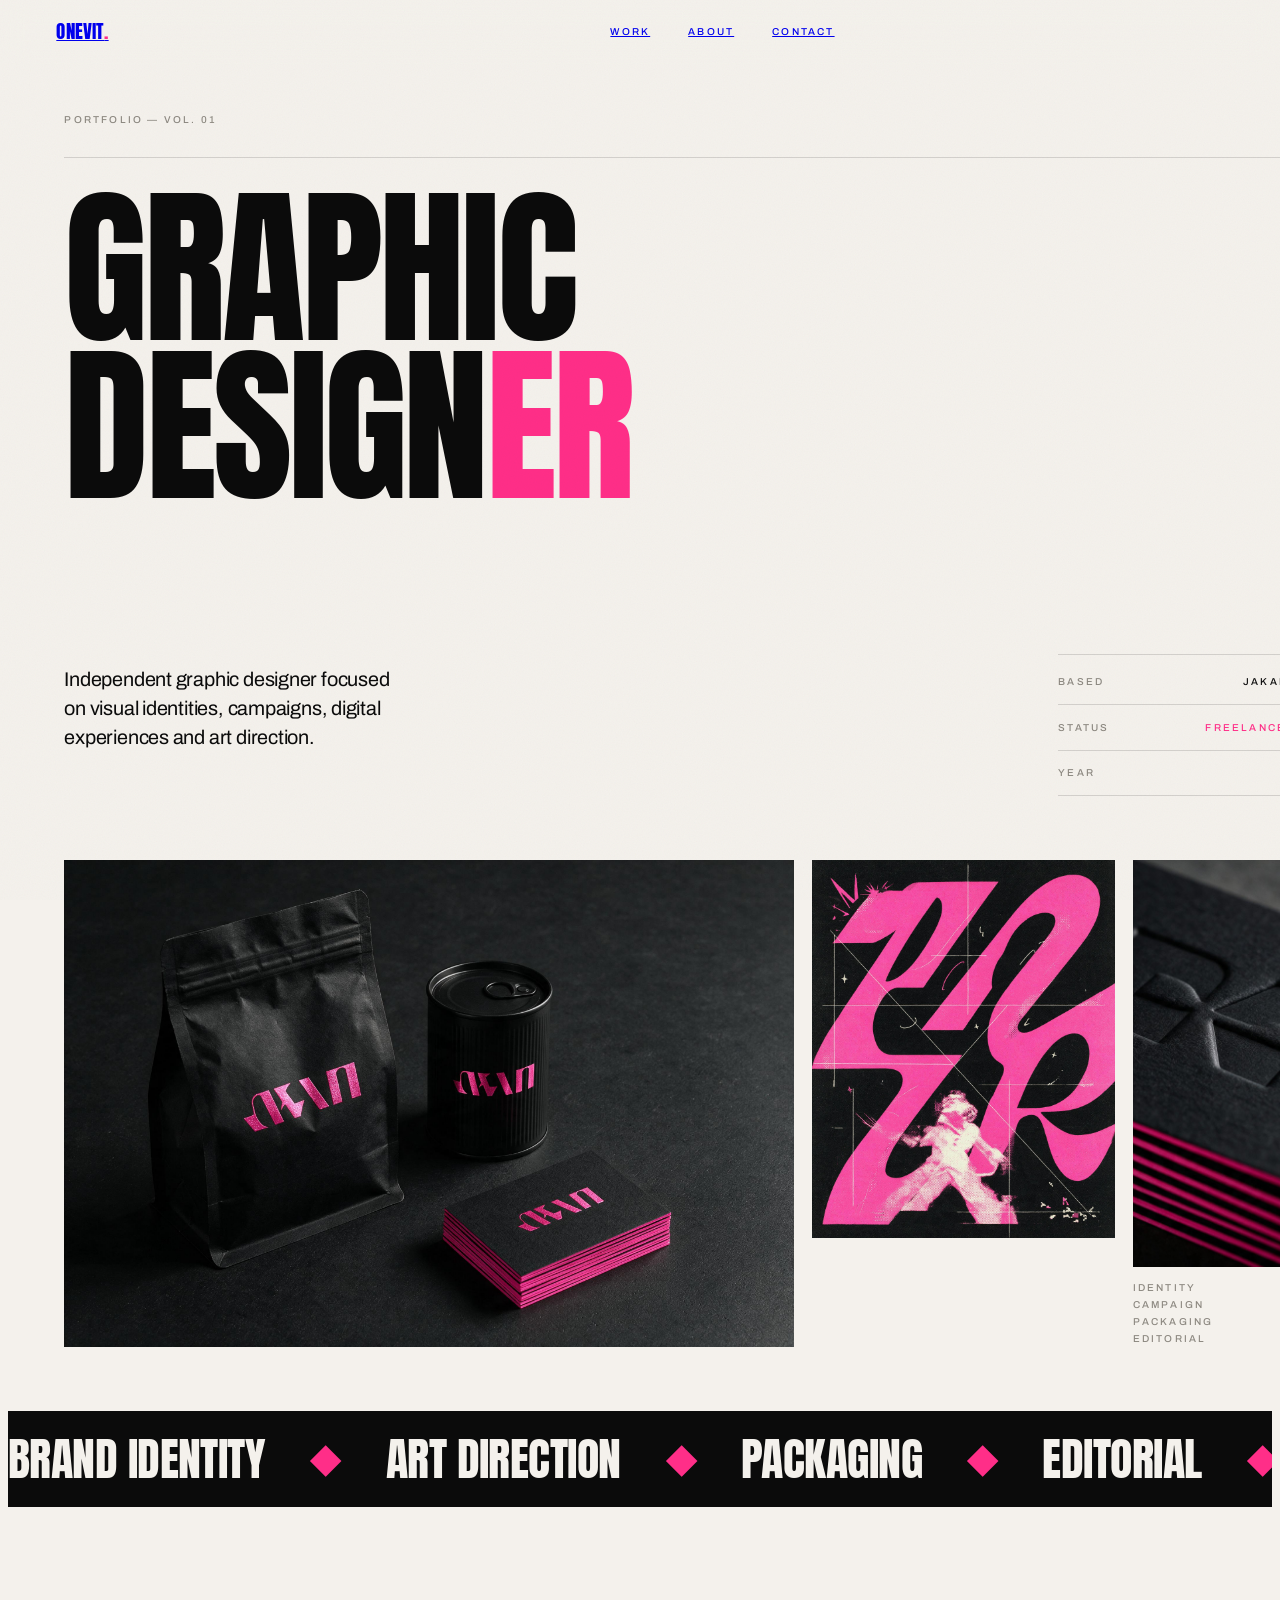
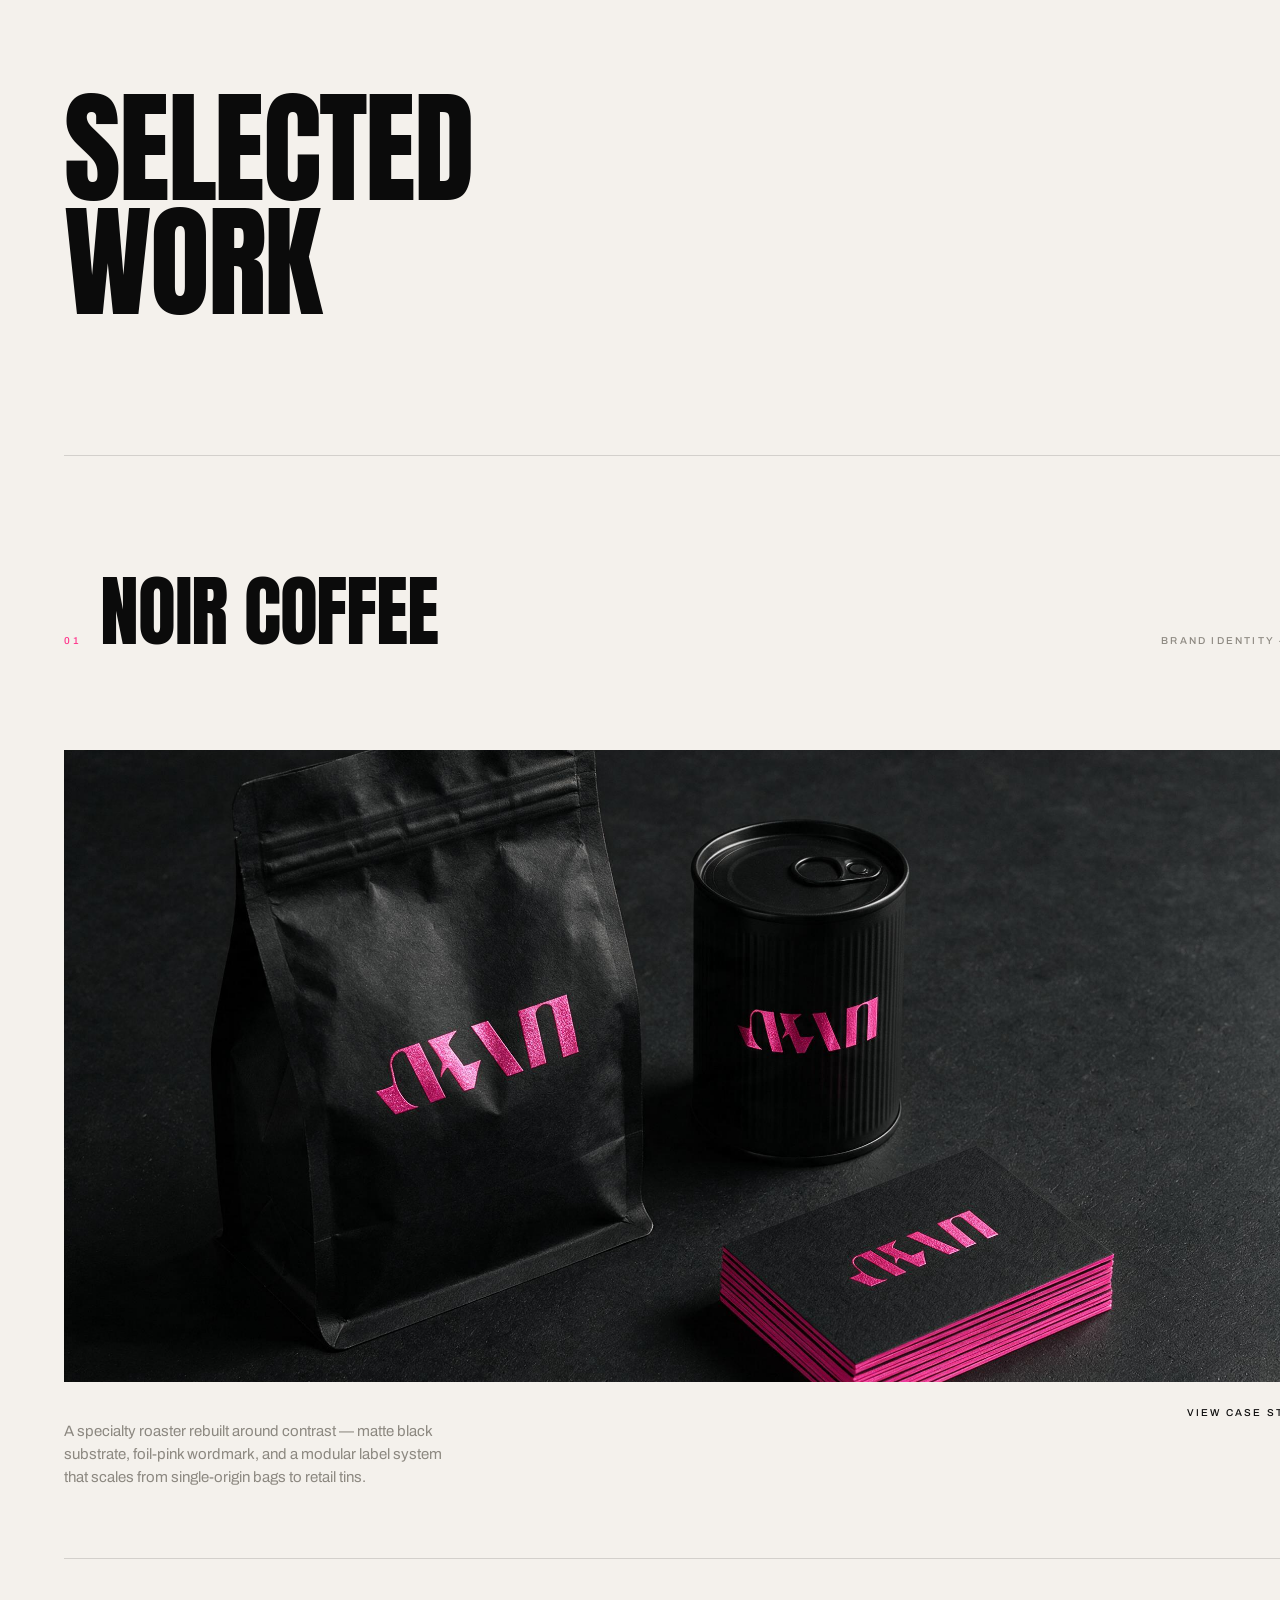
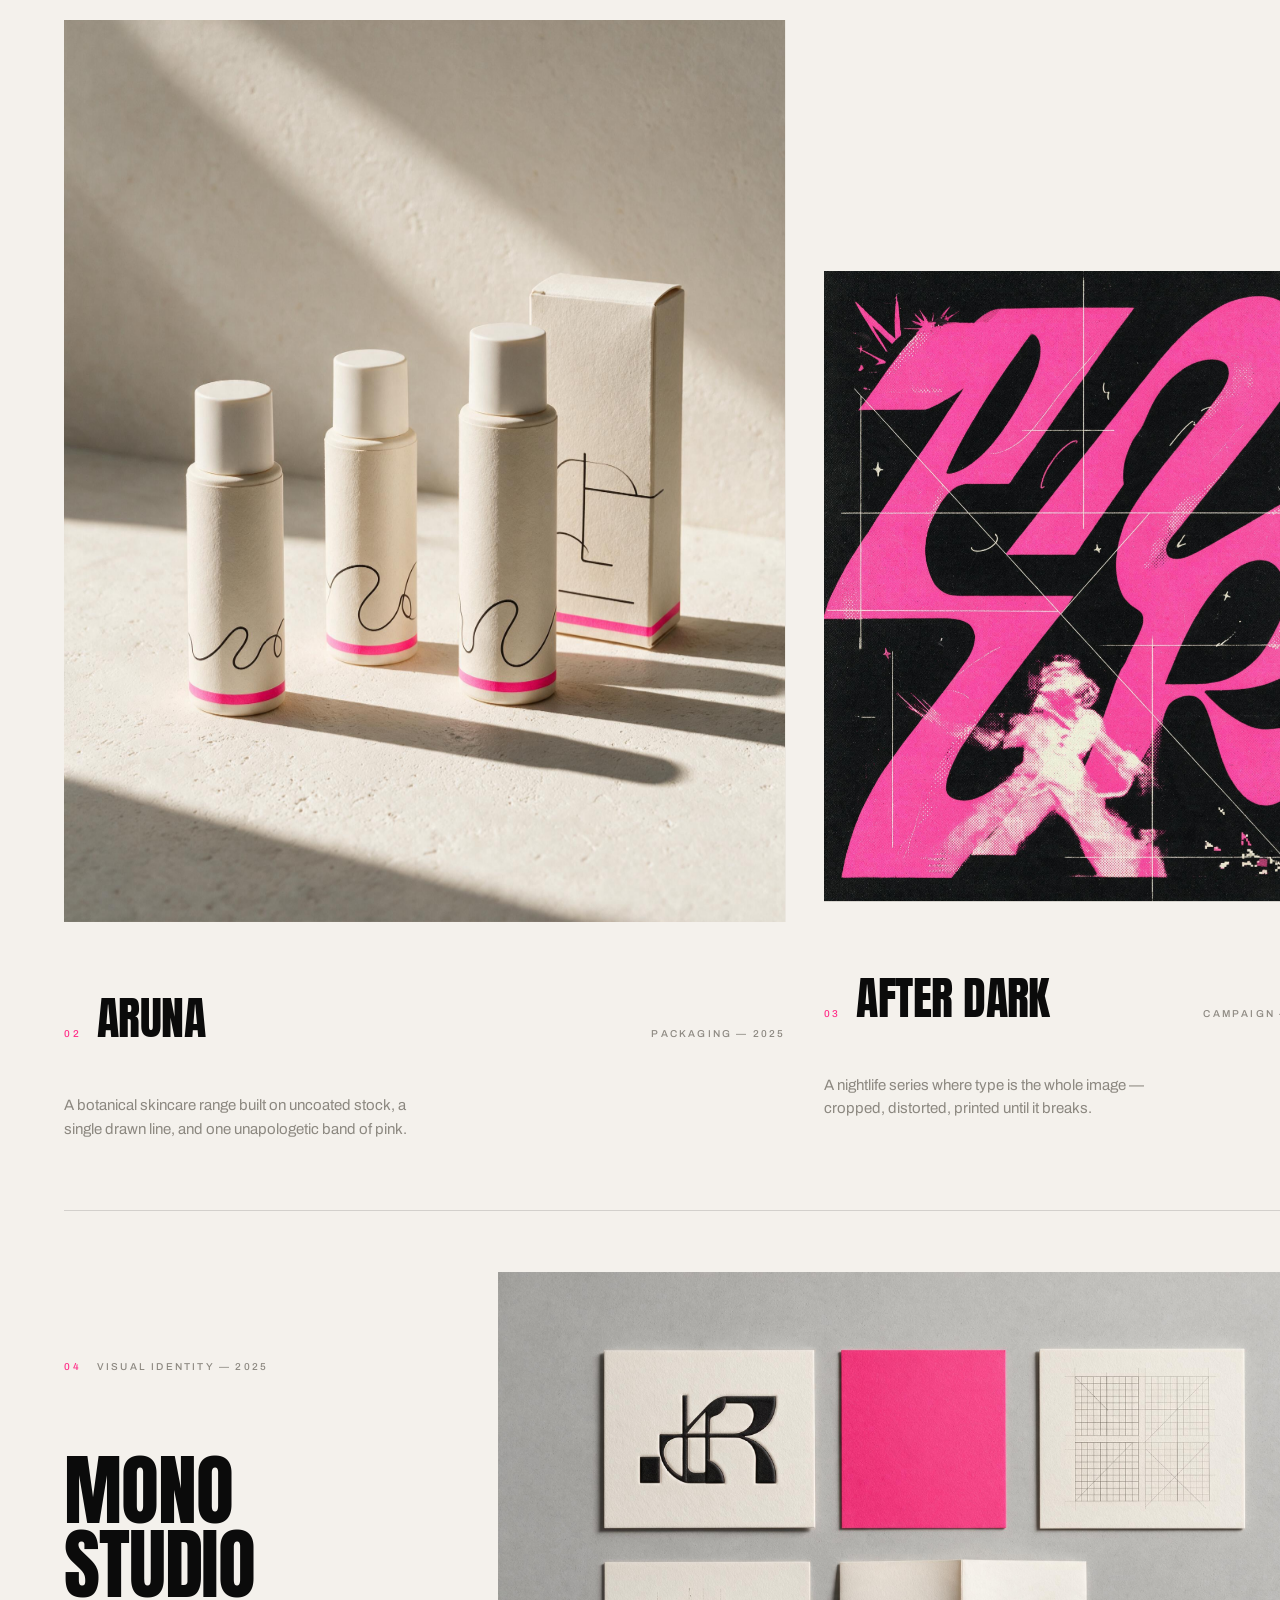
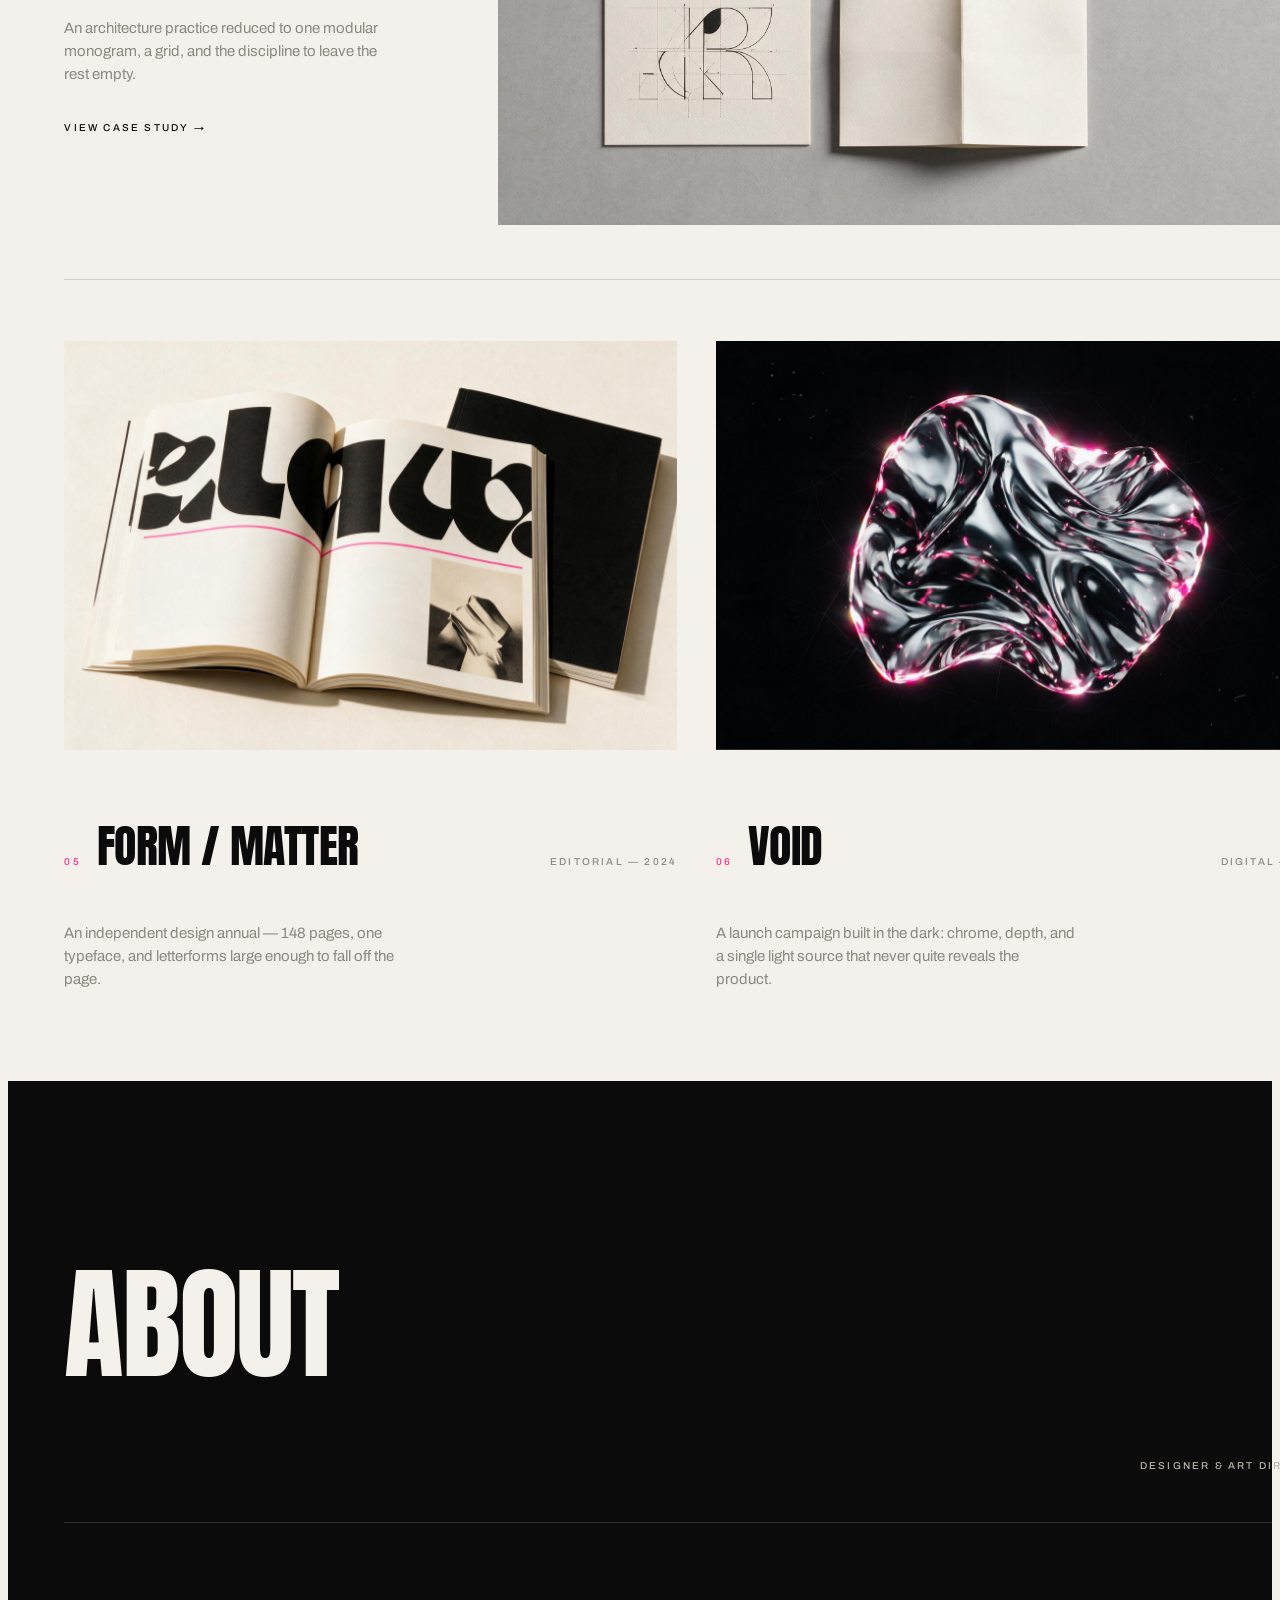
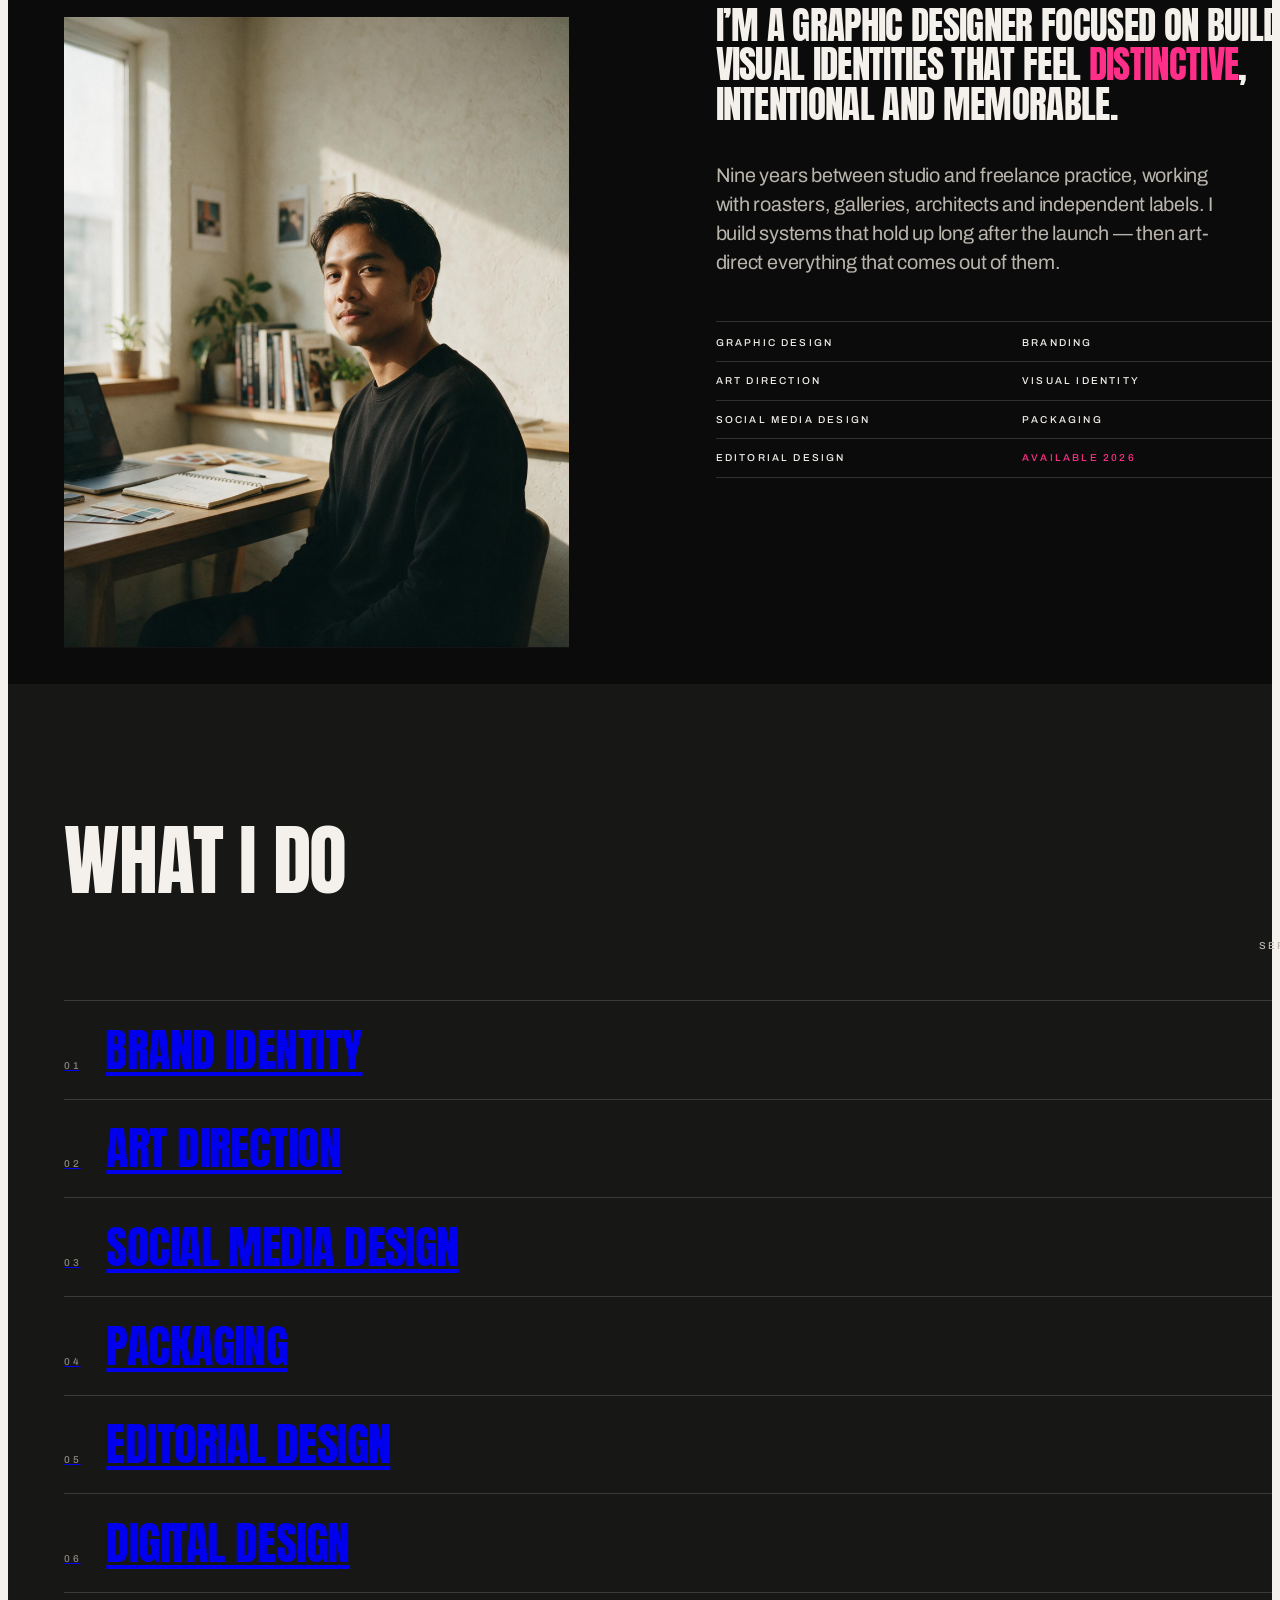
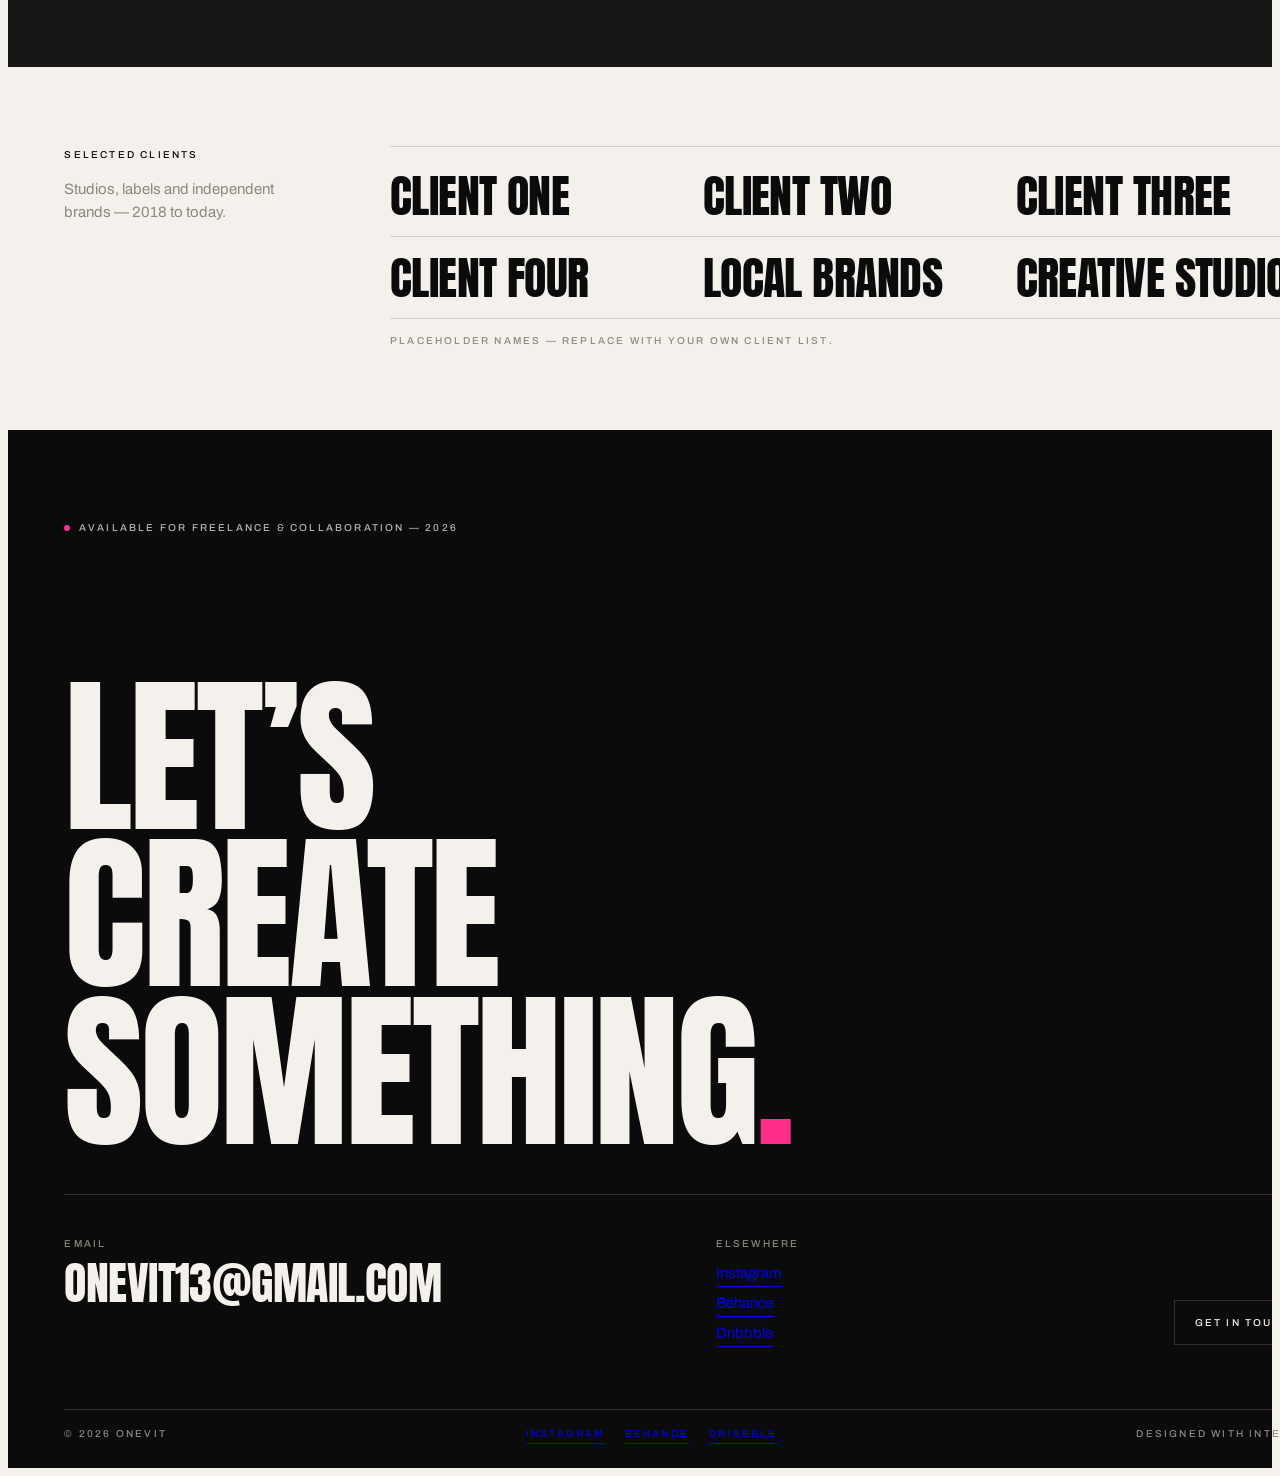
<file: pages/index.html>
<!DOCTYPE html>
<html lang="en"><head>
<meta charset="utf-8">
<meta name="viewport" content="width=device-width,initial-scale=1">
<title>Onevit — Graphic Designer &amp; Art Director</title>
<meta name="description" content="Onevit is an independent graphic designer focused on visual identities, campaigns, digital experiences and art direction. Based in Indonesia.">
<link rel="preconnect" href="https://fonts.googleapis.com">
<link rel="preconnect" href="https://fonts.gstatic.com" crossorigin="">
<link href="https://fonts.googleapis.com/css2?family=Archivo:ital,wght@0,400;0,500;0,600;1,400&amp;family=Anton&amp;display=swap" rel="stylesheet">
<style>
:root{
  --paper:#F4F1EC;
  --paper-2:#EBE7E0;
  --ink:#0B0B0B;
  --char:#171716;
  --grey:#8C8880;
  --grey-2:#B9B4AC;
  --pink:#FF2E88;
  --line:rgba(11,11,11,.14);
  --line-dark:rgba(244,241,236,.16);
  --ease:cubic-bezier(.16,1,.3,1);
}

html{ -webkit-font-smoothing:antialiased; text-rendering:optimizeLegibility; }
body{
  background:var(--paper);
  color:var(--ink);
  font-family:'Archivo',system-ui,sans-serif;
  font-size:15px;
  line-height:1.55;
  overflow-x:hidden;
}

/* ---------- type ---------- */
.display{
  font-family:'Anton',Impact,sans-serif;
  font-weight:400;
  text-transform:uppercase;
  line-height:.94;
  letter-spacing:-.018em;
}
/* per-line wrappers must not eat the leading the line-height creates */
.display .mask,
.display .mask > span{ margin:0; padding:0; }
/* the masked reveal clips to the line box: give it the same leading as .display
   so descenders/accents are not shaved and lines keep their breathing room */
.display .mask{ line-height:inherit; }
.mono{
  font-family:'Archivo',sans-serif;
  font-size:10px;
  letter-spacing:.22em;
  text-transform:uppercase;
  font-weight:500;
}
.lede{ font-size:clamp(17px,1.55vw,23px); line-height:1.45; letter-spacing:-.011em; }
.dim{ color:var(--grey); }
.pink{ color:var(--pink); }

/* fluid display sizes */
/* Optical leading: the bigger the type, the tighter the ratio can be before it
   reads as loose — but never below .90, which is where lines start to touch.
   Letter-spacing tightens as size grows to keep the horizontal set dense. */
.d-hero{ font-size:clamp(58px,13.4vw,230px); line-height:.92; letter-spacing:-.021em; }
.d-xl  { font-size:clamp(44px,9.6vw,156px); line-height:.93; letter-spacing:-.019em; }
.d-lg  { font-size:clamp(33px,6.1vw,100px); line-height:.95; letter-spacing:-.016em; }
.d-md  { font-size:clamp(26px,3.6vw,58px);  line-height:.98; letter-spacing:-.012em; }

/* Mobile: narrow columns wrap display type onto more lines, so it needs
   proportionally MORE leading, not less. */
@media (max-width:640px){
  .d-hero{ line-height:.97; letter-spacing:-.015em; }
  .d-xl  { line-height:.97; letter-spacing:-.014em; }
  .d-lg  { line-height:.99; letter-spacing:-.012em; }
  .d-md  { line-height:1.02; letter-spacing:-.008em; }
}

.rule{ height:1px; background:var(--line); border:0; }
.on-dark .rule{ background:var(--line-dark); }

/* ---------- shell ---------- */
.shell{ width:100%; max-width:1680px; margin:0 auto; padding-left:clamp(18px,4.4vw,72px); padding-right:clamp(18px,4.4vw,72px); }

/* ================================================================
   LAYOUT UTILITIES
   The markup is authored against a Tailwind-style utility API, but
   only preflight is injected — the utilities themselves are not.
   This layer implements exactly the classes used in index.html.
   ================================================================ */

/* display */
.block{ display:block; }
.hidden{ display:none; }
.flex{ display:flex; }
.grid{ display:grid; }
.flex-col{ flex-direction:column; }
.flex-wrap{ flex-wrap:wrap; }

/* alignment */
.items-center{ align-items:center; }
.items-baseline{ align-items:baseline; }
.items-end{ align-items:flex-end; }
.justify-between{ justify-content:space-between; }
.justify-center{ justify-content:center; }
.self-end{ align-self:flex-end; }

/* grid */
.grid-cols-12{ grid-template-columns:repeat(12,minmax(0,1fr)); }
.grid-cols-2{ grid-template-columns:repeat(2,minmax(0,1fr)); }
.col-span-6{ grid-column:span 6/span 6; }
.col-span-12{ grid-column:1/-1; }

/* position */
.fixed{ position:fixed; }
.absolute{ position:absolute; }
.inset-0{ top:0; right:0; bottom:0; left:0; }
.z-\[90\]{ z-index:90; }

/* Prevent grid/flex children from forcing horizontal overflow:
   min-width:auto on an item lets long words push past the track. */
.grid > *, .flex > *{ min-width:0; }

/* ---------- responsive: >=768px ---------- */
@media (min-width:768px){
  .md\:block{ display:block; }
  .md\:flex{ display:flex; }
  .md\:hidden{ display:none; }
  .md\:items-end{ align-items:flex-end; }
  .md\:justify-end{ justify-content:flex-end; }
  .md\:self-end{ align-self:flex-end; }

  .md\:grid-cols-3{ grid-template-columns:repeat(3,minmax(0,1fr)); }

  .md\:col-span-1{ grid-column:span 1/span 1; }
  .md\:col-span-2{ grid-column:span 2/span 2; }
  .md\:col-span-3{ grid-column:span 3/span 3; }
  .md\:col-span-4{ grid-column:span 4/span 4; }
  .md\:col-span-5{ grid-column:span 5/span 5; }
  .md\:col-span-6{ grid-column:span 6/span 6; }
  .md\:col-span-7{ grid-column:span 7/span 7; }
  .md\:col-span-8{ grid-column:span 8/span 8; }
  .md\:col-span-9{ grid-column:span 9/span 9; }

  .md\:col-start-7{ grid-column-start:7; }
  .md\:col-start-9{ grid-column-start:9; }
}

/* ---------- nav ---------- */
.nav{
  position:fixed; top:0; left:0; right:0; z-index:80;
  backdrop-filter:saturate(1.1) blur(14px);
  -webkit-backdrop-filter:saturate(1.1) blur(14px);
  background:rgba(244,241,236,.72);
  border-bottom:1px solid transparent;
  transition:background .5s var(--ease), border-color .5s var(--ease), color .5s var(--ease);
}
.nav.scrolled{ border-bottom-color:var(--line); }
.nav.on-dark-nav{ background:rgba(11,11,11,.66); color:var(--paper); }
.nav.on-dark-nav.scrolled{ border-bottom-color:var(--line-dark); }
.nav a{ position:relative; }
.nav .navlink::after{
  content:''; position:absolute; left:0; bottom:-3px; height:1px; width:100%;
  background:currentColor; transform:scaleX(0); transform-origin:right;
  transition:transform .55s var(--ease);
}
.nav .navlink:hover::after{ transform:scaleX(1); transform-origin:left; }

.dot{ width:6px; height:6px; border-radius:50%; background:var(--pink); display:inline-block; }
.dot-pulse{ animation:pulse 2.4s ease-in-out infinite; }
@keyframes pulse{ 0%,100%{ opacity:1; transform:scale(1);} 50%{ opacity:.35; transform:scale(.78);} }

/* ---------- reveal ---------- */
.rv{ opacity:0; transform:translateY(26px); transition:opacity 1s var(--ease), transform 1s var(--ease); }
.rv.in{ opacity:1; transform:none; }
.rv-d1{ transition-delay:.08s } .rv-d2{ transition-delay:.16s } .rv-d3{ transition-delay:.24s } .rv-d4{ transition-delay:.32s }

/* masked line reveal */
.mask{ overflow:hidden; display:block; }
.mask > span{ display:block; transform:translateY(105%); transition:transform 1.15s var(--ease); }
.mask.in > span, .in > .mask > span{ transform:none; }

/* image reveal: curtain wipe */
.imgwrap{ position:relative; overflow:hidden; background:var(--paper-2); }
.imgwrap::after{
  content:''; position:absolute; inset:0; background:var(--paper);
  transform-origin:bottom; transform:scaleY(1); z-index:2;
  transition:transform 1.25s var(--ease);
}
.on-dark .imgwrap::after{ background:var(--ink); }
.imgwrap.in::after{ transform:scaleY(0); }
.imgwrap img{ display:block; width:100%; height:100%; object-fit:cover; transform:scale(1.08); transition:transform 1.6s var(--ease); }
.imgwrap.in img{ transform:scale(1); }

/* ---------- project hover ---------- */
.proj{ display:block; text-decoration:none; color:inherit; }
.proj .imgwrap img{ will-change:transform; }
.proj:hover .imgwrap.in img{ transform:scale(1.045); transition:transform 1.1s var(--ease); }
.proj .meta-line{ transition:color .5s var(--ease), transform .6s var(--ease); }
.proj:hover .p-title{ color:var(--pink); }
.proj .p-title{ transition:color .45s var(--ease); }
.proj .arr{ display:inline-block; transition:transform .6s var(--ease); }
.proj:hover .arr{ transform:translateX(9px); }

/* ---------- custom cursor ---------- */
.cursor{
  position:fixed; top:0; left:0; z-index:200; pointer-events:none;
  width:86px; height:86px; margin:-43px 0 0 -43px; border-radius:50%;
  background:var(--pink); color:#fff;
  display:flex; align-items:center; justify-content:center;
  font-family:'Archivo',sans-serif; font-size:10px; letter-spacing:.2em; font-weight:600;
  opacity:0; transform:translate3d(-100px,-100px,0) scale(0);
  transition:opacity .4s var(--ease), background .4s var(--ease);
}
.cursor.on{ opacity:1; }
@media (hover:none),(max-width:900px){ .cursor{ display:none !important; } }

/* ---------- services list ---------- */
.svc{ position:relative; display:block; border-top:1px solid var(--line-dark); }
.svc:last-child{ border-bottom:1px solid var(--line-dark); }
.svc .svc-title{ transition:transform .7s var(--ease), color .5s var(--ease); }
.svc:hover .svc-title{ transform:translateX(clamp(10px,2vw,34px)); color:var(--pink); }
.svc .svc-prev{
  position:absolute; right:clamp(10px,5vw,90px); top:50%; width:230px; height:150px;
  transform:translateY(-50%) scale(.9) rotate(-3deg); opacity:0; pointer-events:none;
  transition:opacity .5s var(--ease), transform .7s var(--ease); overflow:hidden; z-index:3;
}
.svc:hover .svc-prev{ opacity:1; transform:translateY(-50%) scale(1) rotate(-2deg); }
.svc .svc-prev img{ width:100%; height:100%; object-fit:cover; display:block; }
.svc .svc-prev::after{ display:none; }
@media (max-width:900px){ .svc .svc-prev{ display:none; } }

/* ---------- marquee ---------- */
.marq{ display:flex; width:max-content; animation:marq 42s linear infinite; }
.marq:hover{ animation-play-state:paused; }
@keyframes marq{ to{ transform:translateX(-50%); } }

/* ---------- misc ---------- */
.link-u{ position:relative; text-decoration:none; }
.link-u::after{
  content:''; position:absolute; left:0; bottom:-2px; height:1px; width:100%;
  background:currentColor; transform:scaleX(1); transform-origin:left;
  transition:transform .5s var(--ease);
}
.link-u:hover::after{ transform:scaleX(0); transform-origin:right; }

.grain{ position:fixed; inset:0; z-index:150; pointer-events:none; opacity:.045; mix-blend-mode:multiply;
  background-image:url("data:image/svg+xml,%3Csvg xmlns='http://www.w3.org/2000/svg' width='180' height='180'%3E%3Cfilter id='n'%3E%3CfeTurbulence type='fractalNoise' baseFrequency='.85' numOctaves='3'/%3E%3C/filter%3E%3Crect width='100%25' height='100%25' filter='url(%23n)'/%3E%3C/svg%3E"); }

::selection{ background:var(--pink); color:#fff; }

/* Fail-safe: if JS/IntersectionObserver never runs, content must still be visible.
   .js class is added by main.js immediately; without it everything renders open. */
html:not(.js) .rv{ opacity:1; transform:none; }
html:not(.js) .mask > span{ transform:none; }
html:not(.js) .imgwrap::after{ transform:scaleY(0); }
html:not(.js) .imgwrap img{ transform:none; }

/* next-project row: stop title and CTA colliding */
.nextrow{ gap:clamp(16px,4vw,60px); align-items:flex-end; }
.nextrow .nextcta{ white-space:nowrap; flex:none; }
.nextrow .p-title{ display:block; line-height:.92; }

/* display text that wraps to several lines needs real leading */
.d-flow{ line-height:1.02; }

/* fill remaining column height instead of leaving a dead gap */
.imgwrap.imgfill{ aspect-ratio:auto; }

@media (min-width:768px){
  /* about: portrait matches the text column height instead of ending short */
  .aboutmedia{ display:flex; }
  .aboutmedia > .imgwrap{ aspect-ratio:auto; width:100%; min-height:clamp(420px,42vw,620px); }
}

@media (prefers-reduced-motion:reduce){
  .rv,.mask>span,.imgwrap img{ transition:none !important; opacity:1 !important; transform:none !important; }
  .imgwrap::after{ transition:none !important; opacity:1 !important; transform:scaleY(0) !important; }
  .marq{ animation:none; }
}

</style>
<link rel="stylesheet" href="https://cdn.moda.app/runtime-libs/lenis-1.3.23/lenis.css">
<script src="https://cdn.moda.app/runtime-libs/tailwind-browser-4.1.13-index.global.min.js"></script><style data-moda-export-fonts="true">@font-face { font-family: 'Archivo'; src: url("../fonts/archivo-thin.ttf") format("truetype"); font-style: normal; font-weight: 100; font-display: swap; }
@font-face { font-family: 'Archivo'; src: url("../fonts/archivo-thinitalic.ttf") format("truetype"); font-style: italic; font-weight: 100; font-display: swap; }
@font-face { font-family: 'Archivo'; src: url("../fonts/archivo-extralight.ttf") format("truetype"); font-style: normal; font-weight: 200; font-display: swap; }
@font-face { font-family: 'Archivo'; src: url("../fonts/archivo-extralightitalic.ttf") format("truetype"); font-style: italic; font-weight: 200; font-display: swap; }
@font-face { font-family: 'Archivo'; src: url("../fonts/archivo-light.ttf") format("truetype"); font-style: normal; font-weight: 300; font-display: swap; }
@font-face { font-family: 'Archivo'; src: url("../fonts/archivo-lightitalic.ttf") format("truetype"); font-style: italic; font-weight: 300; font-display: swap; }
@font-face { font-family: 'Archivo'; src: url("../fonts/archivo-regular.ttf") format("truetype"); font-style: normal; font-weight: 400; font-display: swap; }
@font-face { font-family: 'Archivo'; src: url("../fonts/archivo-italic.ttf") format("truetype"); font-style: italic; font-weight: 400; font-display: swap; }
@font-face { font-family: 'Archivo'; src: url("../fonts/archivo-medium.ttf") format("truetype"); font-style: normal; font-weight: 500; font-display: swap; }
@font-face { font-family: 'Archivo'; src: url("../fonts/archivo-mediumitalic.ttf") format("truetype"); font-style: italic; font-weight: 500; font-display: swap; }
@font-face { font-family: 'Archivo'; src: url("../fonts/archivo-semibold.ttf") format("truetype"); font-style: normal; font-weight: 600; font-display: swap; }
@font-face { font-family: 'Archivo'; src: url("../fonts/archivo-semibolditalic.ttf") format("truetype"); font-style: italic; font-weight: 600; font-display: swap; }
@font-face { font-family: 'Archivo'; src: url("../fonts/archivo-bold.ttf") format("truetype"); font-style: normal; font-weight: 700; font-display: swap; }
@font-face { font-family: 'Archivo'; src: url("../fonts/archivo-bolditalic.ttf") format("truetype"); font-style: italic; font-weight: 700; font-display: swap; }
@font-face { font-family: 'Archivo'; src: url("../fonts/archivo-extrabold.ttf") format("truetype"); font-style: normal; font-weight: 800; font-display: swap; }
@font-face { font-family: 'Archivo'; src: url("../fonts/archivo-extrabolditalic.ttf") format("truetype"); font-style: italic; font-weight: 800; font-display: swap; }
@font-face { font-family: 'Archivo'; src: url("../fonts/archivo-black.ttf") format("truetype"); font-style: normal; font-weight: 900; font-display: swap; }
@font-face { font-family: 'Archivo'; src: url("../fonts/archivo-blackitalic.ttf") format("truetype"); font-style: italic; font-weight: 900; font-display: swap; }
@font-face { font-family: 'Anton'; src: url("../fonts/anton-regular.ttf") format("truetype"); font-style: normal; font-weight: 400; font-display: swap; }</style></head>
<body>

<div class="grain"></div>
<div class="cursor">VIEW</div>

<!-- ================= NAV ================= -->
<header class="nav">
  <div class="shell flex items-center justify-between" style="height:64px">
    <a href="/" class="display" style="font-size:19px;letter-spacing:.01em">Onevit<span class="pink">.</span></a>

    <nav class="hidden md:flex items-center" style="gap:38px">
      <a href="#work" class="mono navlink">Work</a>
      <a href="#about" class="mono navlink">About</a>
      <a href="#contact" class="mono navlink">Contact</a>
    </nav>

    <div class="flex items-center" style="gap:14px">
      <span class="hidden sm:flex items-center mono" style="gap:8px">
        <span class="dot dot-pulse"></span> Available for work
      </span>
      <button id="burger" class="md:hidden mono" style="letter-spacing:.2em">Menu</button>
    </div>
  </div>
</header>

<!-- mobile menu -->
<div id="mobmenu" class="fixed inset-0 z-[90] flex flex-col justify-center" style="background:var(--ink);color:var(--paper);opacity:0;pointer-events:none;transition:opacity .5s var(--ease)">
  <div class="shell">
    <a href="#work" class="display d-lg block" style="margin-bottom:.06em">Work</a>
    <a href="#about" class="display d-lg block" style="margin-bottom:.06em">About</a>
    <a href="#contact" class="display d-lg block pink">Contact</a>
    <div class="mono" style="margin-top:44px;color:var(--grey-2)">onevit13@gmail.com</div>
  </div>
  <button class="mono absolute" style="top:22px;right:24px;color:var(--paper);letter-spacing:.2em" onclick="closeMenu()">Close</button>
</div>

<!-- ================= HERO ================= -->
<section class="shell" style="padding-top:104px;padding-bottom:clamp(32px,5vw,66px)">

  <div class="flex items-end justify-between rv in" style="gap:20px;padding-bottom:22px">
    <div class="mono dim">Portfolio — Vol. 01</div>
    <div class="mono dim hidden sm:block">Based in Indonesia · <span data-year="">2026</span></div>
  </div>
  <hr class="rule">

  <!-- oversized wordmark -->
  <h1 class="display d-hero rv in" style="margin-top:clamp(16px,2.4vw,34px)">
    <span class="mask in"><span>Graphic</span></span>
    <span class="mask in" style="display:block">
      <span style="display:block">Design<span class="pink">er</span></span>
    </span>
  </h1>

  <!-- statement row -->
  <div class="grid grid-cols-12 rv in rv-d2" style="gap:clamp(16px,2.4vw,40px);margin-top:clamp(26px,3.6vw,52px)">
    <div class="col-span-12 md:col-span-5">
      <p class="lede" style="max-width:30ch">
        Independent graphic designer focused on visual identities, campaigns,
        digital experiences and art direction.
      </p>
    </div>
    <div class="hidden md:block md:col-span-3"></div>
    <div class="col-span-12 md:col-span-4 flex md:justify-end md:items-end">
      <div style="max-width:270px;width:100%">
        <hr class="rule" style="margin-bottom:12px">
        <div class="flex justify-between mono" style="padding:7px 0"><span class="dim">Based</span><span>Jakarta, ID</span></div>
        <hr class="rule">
        <div class="flex justify-between mono" style="padding:7px 0"><span class="dim">Status</span><span class="pink">Freelance open</span></div>
        <hr class="rule">
        <div class="flex justify-between mono" style="padding:7px 0"><span class="dim">Year</span><span data-year="">2026</span></div>
        <hr class="rule">
      </div>
    </div>
  </div>

  <!-- hero visual: asymmetric triptych -->
  <div class="grid grid-cols-12" style="gap:clamp(10px,1.4vw,22px);margin-top:clamp(30px,4.4vw,66px)">
    <div class="col-span-12 md:col-span-7">
      <div class="imgwrap" style="aspect-ratio:3/2">
        <img src="../images/0306e3ca-7950-4168-8a42-914d9a1b0738.jpg" alt="Noir Coffee brand identity — matte black packaging with pink foil">
      </div>
    </div>
    <div class="col-span-6 md:col-span-3">
      <div class="imgwrap" style="aspect-ratio:4/5">
        <img src="../images/b5e12967-811c-4be9-8004-e3dd4ce8ab00.jpg" alt="After Dark campaign poster">
      </div>
    </div>
    <div class="col-span-6 md:col-span-2 flex flex-col justify-between">
      <div class="imgwrap imgfill" style="flex:1 1 auto;min-height:0">
        <img src="../images/99ddef08-ebf4-49ef-b298-8dd98e23aa9c.jpg" alt="Debossed black cards with pink edge paint">
      </div>
      <div class="mono dim" style="margin-top:12px;line-height:1.7">
        Identity<br>Campaign<br>Packaging<br>Editorial
      </div>
    </div>
  </div>
</section>

<!-- ================= MARQUEE ================= -->
<section data-nav="dark" class="on-dark" style="background:var(--ink);color:var(--paper);padding:clamp(16px,2vw,26px) 0;overflow:hidden">
  <div class="marq">
    <div class="flex items-center display d-md" style="gap:44px;padding-right:44px">
      <span>Brand Identity</span><span class="pink">◆</span><span>Art Direction</span><span class="pink">◆</span>
      <span>Packaging</span><span class="pink">◆</span><span>Editorial</span><span class="pink">◆</span>
      <span>Campaign</span><span class="pink">◆</span>
    </div>
    <div class="flex items-center display d-md" style="gap:44px;padding-right:44px" aria-hidden="true">
      <span>Brand Identity</span><span class="pink">◆</span><span>Art Direction</span><span class="pink">◆</span>
      <span>Packaging</span><span class="pink">◆</span><span>Editorial</span><span class="pink">◆</span>
      <span>Campaign</span><span class="pink">◆</span>
    </div>
  </div>
</section>

<!-- ================= SELECTED WORK ================= -->
<section id="work" class="shell" style="padding-top:clamp(48px,6.4vw,98px)">

  <div class="flex items-end justify-between rv" style="gap:20px">
    <h2 class="display d-xl">
      <span class="mask"><span>Selected</span></span>
      <span class="mask"><span>Work</span></span>
    </h2>
    <div class="mono dim hidden sm:block" style="padding-bottom:10px">Six projects — <span data-year="">2026</span></div>
  </div>
  <hr class="rule" style="margin-top:clamp(20px,2.6vw,38px)">

  <!-- 01 — full width -->
  <a href="/work/noir-coffee" class="proj" data-cursor="VIEW" style="display:block;padding-top:clamp(22px,2.6vw,40px)">
    <div class="flex items-baseline justify-between rv" style="gap:16px;margin-bottom:clamp(14px,1.8vw,26px)">
      <div class="flex items-baseline" style="gap:clamp(12px,1.6vw,26px);flex-wrap:wrap">
        <span class="mono pink">01</span>
        <h3 class="display d-lg p-title">Noir Coffee</h3>
      </div>
      <span class="mono dim">Brand Identity — 2026</span>
    </div>
    <div class="imgwrap" style="aspect-ratio:16/8">
      <img src="../images/0306e3ca-7950-4168-8a42-914d9a1b0738.jpg" alt="Noir Coffee — matte black packaging system with pink foil wordmark">
    </div>
    <div class="grid grid-cols-12 rv" style="gap:clamp(16px,2.4vw,40px);margin-top:clamp(14px,1.8vw,24px)">
      <div class="col-span-12 md:col-span-5">
        <p class="dim" style="max-width:44ch">A specialty roaster rebuilt around contrast — matte black
          substrate, foil-pink wordmark, and a modular label system that scales from single-origin bags to retail tins.</p>
      </div>
      <div class="col-span-12 md:col-span-4 md:col-start-9 flex md:justify-end">
        <span class="mono">View case study <span class="arr">→</span></span>
      </div>
    </div>
  </a>
  <hr class="rule" style="margin-top:clamp(32px,4.2vw,64px)">

  <!-- 02 + 03 — split 60/40 -->
  <div class="grid grid-cols-12" style="gap:clamp(20px,3vw,54px);padding-top:clamp(32px,4.2vw,64px)">
    <a href="/work/aruna" class="proj col-span-12 md:col-span-7" data-cursor="VIEW">
      <div class="imgwrap" style="aspect-ratio:4/5">
        <img src="../images/3a1c5632-6fad-463a-a3c9-553af51a2d5c.jpg" alt="Aruna — minimal off-white packaging range">
      </div>
      <div class="flex items-baseline justify-between rv" style="gap:14px;margin-top:clamp(16px,2.1vw,30px)">
        <div class="flex items-baseline" style="gap:16px">
          <span class="mono pink">02</span>
          <h3 class="display d-md p-title">Aruna</h3>
        </div>
        <span class="mono dim">Packaging — 2025</span>
      </div>
      <p class="dim rv" style="max-width:42ch;margin-top:8px">A botanical skincare range built on uncoated
        stock, a single drawn line, and one unapologetic band of pink.</p>
    </a>

    <a href="/work/after-dark" class="proj col-span-12 md:col-span-5 md:self-end" data-cursor="VIEW" style="padding-bottom:clamp(0px,1.6vw,26px)">
      <div class="imgwrap" style="aspect-ratio:4/5">
        <img src="../images/b5e12967-811c-4be9-8004-e3dd4ce8ab00.jpg" alt="After Dark — experimental nightlife campaign poster">
      </div>
      <div class="flex items-baseline justify-between rv" style="gap:14px;margin-top:clamp(16px,2.1vw,30px)">
        <div class="flex items-baseline" style="gap:16px">
          <span class="mono pink">03</span>
          <h3 class="display d-md p-title">After Dark</h3>
        </div>
        <span class="mono dim">Campaign — 2025</span>
      </div>
      <p class="dim rv" style="max-width:38ch;margin-top:8px">A nightlife series where type is the whole
        image — cropped, distorted, printed until it breaks.</p>
    </a>
  </div>
  <hr class="rule" style="margin-top:clamp(32px,4.2vw,64px)">

  <!-- 04 — typography as the visual -->
  <a href="/work/mono-studio" class="proj" data-cursor="VIEW" style="display:block;padding-top:clamp(32px,4.2vw,64px)">
    <div class="grid grid-cols-12" style="gap:clamp(20px,3vw,54px);align-items:center">
      <div class="col-span-12 md:col-span-4">
        <div class="flex items-baseline" style="gap:16px;margin-bottom:14px">
          <span class="mono pink">04</span><span class="mono dim">Visual Identity — 2025</span>
        </div>
        <h3 class="display d-lg p-title rv" style="margin-bottom:16px">Mono<br>Studio</h3>
        <p class="dim rv" style="max-width:36ch">An architecture practice reduced to one modular monogram,
          a grid, and the discipline to leave the rest empty.</p>
        <span class="mono rv" style="display:inline-block;margin-top:18px">View case study <span class="arr">→</span></span>
      </div>
      <div class="col-span-12 md:col-span-8">
        <div class="imgwrap" style="aspect-ratio:3/2">
          <img src="../images/55382a5c-c7cb-4652-aa53-b24c6d58e9b3.jpg" alt="Mono Studio — monogram construction and identity system">
        </div>
      </div>
    </div>
  </a>
  <hr class="rule" style="margin-top:clamp(32px,4.2vw,64px)">

  <!-- 05 + 06 — asymmetric grid -->
  <div class="grid grid-cols-12" style="gap:clamp(20px,3vw,54px);padding-top:clamp(32px,4.2vw,64px);padding-bottom:clamp(44px,5.8vw,88px)">
    <a href="/work/form-matter" class="proj col-span-12 md:col-span-6" data-cursor="VIEW">
      <div class="imgwrap" style="aspect-ratio:3/2">
        <img src="../images/78949219-3718-461e-875b-98fd096331e5.jpg" alt="Form / Matter — editorial spread with oversized letterforms">
      </div>
      <div class="flex items-baseline justify-between rv" style="gap:14px;margin-top:clamp(16px,2.1vw,30px)">
        <div class="flex items-baseline" style="gap:16px">
          <span class="mono pink">05</span>
          <h3 class="display d-md p-title">Form / Matter</h3>
        </div>
        <span class="mono dim">Editorial — 2024</span>
      </div>
      <p class="dim rv" style="max-width:40ch;margin-top:8px">An independent design annual — 148 pages,
        one typeface, and letterforms large enough to fall off the page.</p>
    </a>

    <a href="/work/void" class="proj col-span-12 md:col-span-6" data-cursor="VIEW">
      <div class="imgwrap" style="aspect-ratio:3/2">
        <img src="../images/170db924-1c17-42d3-af0c-a8b0bc180ca3.jpg" alt="Void — digital campaign with liquid chrome form">
      </div>
      <div class="flex items-baseline justify-between rv" style="gap:14px;margin-top:clamp(16px,2.1vw,30px)">
        <div class="flex items-baseline" style="gap:16px">
          <span class="mono pink">06</span>
          <h3 class="display d-md p-title">Void</h3>
        </div>
        <span class="mono dim">Digital — 2024</span>
      </div>
      <p class="dim rv" style="max-width:40ch;margin-top:8px">A launch campaign built in the dark: chrome,
        depth, and a single light source that never quite reveals the product.</p>
    </a>
  </div>
</section>

<!-- ================= ABOUT ================= -->
<section id="about" data-nav="dark" class="on-dark" style="background:var(--ink);color:var(--paper)">
  <div class="shell" style="padding-top:clamp(50px,6.6vw,100px);padding-bottom:clamp(50px,6.6vw,100px)">

    <div class="flex items-end justify-between rv" style="gap:20px;margin-bottom:clamp(24px,3vw,48px)">
      <h2 class="display d-xl"><span class="mask"><span>About</span></span></h2>
      <span class="mono" style="color:var(--grey-2);padding-bottom:10px">Designer &amp; Art Director</span>
    </div>
    <hr class="rule">

    <div class="grid grid-cols-12" style="gap:clamp(20px,3vw,54px);padding-top:clamp(24px,3vw,46px)">
      <div class="col-span-12 md:col-span-5 aboutmedia">
        <div class="imgwrap" style="aspect-ratio:4/5" data-para="0.05">
          <img src="../images/0f37250b-39e3-4780-b6c6-691bbebedda1.jpg" alt="Portrait of Onevit, graphic designer">
        </div>
      </div>

      <div class="col-span-12 md:col-span-6 md:col-start-7">
        <p class="display rv" style="font-size:clamp(23px,2.9vw,44px);line-height:1.06;margin-bottom:clamp(22px,3vw,44px)">
          I’m a graphic designer focused on building visual identities that feel
          <span class="pink">distinctive</span>, intentional and memorable.
        </p>
        <p class="lede rv rv-d1" style="color:var(--grey-2);max-width:46ch;margin-bottom:clamp(26px,3.4vw,50px)">
          Nine years between studio and freelance practice, working with roasters, galleries,
          architects and independent labels. I build systems that hold up long after the
          launch — then art-direct everything that comes out of them.
        </p>

        <div class="rv rv-d2">
          <hr class="rule" style="margin-bottom:2px">
          <div class="grid grid-cols-2 mono" style="gap:0">
            <div style="padding:11px 0;border-bottom:1px solid var(--line-dark)">Graphic Design</div>
            <div style="padding:11px 0;border-bottom:1px solid var(--line-dark)">Branding</div>
            <div style="padding:11px 0;border-bottom:1px solid var(--line-dark)">Art Direction</div>
            <div style="padding:11px 0;border-bottom:1px solid var(--line-dark)">Visual Identity</div>
            <div style="padding:11px 0;border-bottom:1px solid var(--line-dark)">Social Media Design</div>
            <div style="padding:11px 0;border-bottom:1px solid var(--line-dark)">Packaging</div>
            <div style="padding:11px 0;border-bottom:1px solid var(--line-dark)">Editorial Design</div>
            <div style="padding:11px 0;border-bottom:1px solid var(--line-dark)" class="pink">Available <span data-year="">2026</span></div>
          </div>
        </div>
      </div>
    </div>
  </div>
</section>

<!-- ================= WHAT I DO ================= -->
<section data-nav="dark" class="on-dark" style="background:var(--char);color:var(--paper)">
  <div class="shell" style="padding-top:clamp(44px,5.8vw,86px);padding-bottom:clamp(44px,5.8vw,86px)">
    <div class="flex items-end justify-between rv" style="gap:20px;margin-bottom:clamp(24px,3vw,48px)">
      <h2 class="display d-lg"><span class="mask"><span>What I Do</span></span></h2>
      <span class="mono" style="color:var(--grey-2);padding-bottom:8px">Services</span>
    </div>

    <div>
      <a href="#contact" class="svc flex items-baseline justify-between" style="padding:clamp(14px,2vw,26px) 0">
        <span class="flex items-baseline" style="gap:clamp(14px,2vw,32px)">
          <span class="mono" style="color:var(--grey)">01</span>
          <span class="display d-md svc-title">Brand Identity</span>
        </span>
        <span class="mono hidden sm:block" style="color:var(--grey)">Systems &amp; guidelines</span>
        <span class="svc-prev imgwrap in"><img src="../images/55382a5c-c7cb-4652-aa53-b24c6d58e9b3.jpg" alt=""></span>
      </a>
      <a href="#contact" class="svc flex items-baseline justify-between" style="padding:clamp(14px,2vw,26px) 0">
        <span class="flex items-baseline" style="gap:clamp(14px,2vw,32px)">
          <span class="mono" style="color:var(--grey)">02</span>
          <span class="display d-md svc-title">Art Direction</span>
        </span>
        <span class="mono hidden sm:block" style="color:var(--grey)">Campaign &amp; shoot</span>
        <span class="svc-prev imgwrap in"><img src="../images/e5fa30bd-385d-4f64-befc-80cc287d498d.jpg" alt=""></span>
      </a>
      <a href="#contact" class="svc flex items-baseline justify-between" style="padding:clamp(14px,2vw,26px) 0">
        <span class="flex items-baseline" style="gap:clamp(14px,2vw,32px)">
          <span class="mono" style="color:var(--grey)">03</span>
          <span class="display d-md svc-title">Social Media Design</span>
        </span>
        <span class="mono hidden sm:block" style="color:var(--grey)">Toolkits &amp; templates</span>
        <span class="svc-prev imgwrap in"><img src="../images/5c1acd10-02b7-4778-abdd-658936f327f0.jpg" alt=""></span>
      </a>
      <a href="#contact" class="svc flex items-baseline justify-between" style="padding:clamp(14px,2vw,26px) 0">
        <span class="flex items-baseline" style="gap:clamp(14px,2vw,32px)">
          <span class="mono" style="color:var(--grey)">04</span>
          <span class="display d-md svc-title">Packaging</span>
        </span>
        <span class="mono hidden sm:block" style="color:var(--grey)">Structure &amp; print</span>
        <span class="svc-prev imgwrap in"><img src="../images/3a1c5632-6fad-463a-a3c9-553af51a2d5c.jpg" alt=""></span>
      </a>
      <a href="#contact" class="svc flex items-baseline justify-between" style="padding:clamp(14px,2vw,26px) 0">
        <span class="flex items-baseline" style="gap:clamp(14px,2vw,32px)">
          <span class="mono" style="color:var(--grey)">05</span>
          <span class="display d-md svc-title">Editorial Design</span>
        </span>
        <span class="mono hidden sm:block" style="color:var(--grey)">Books &amp; publications</span>
        <span class="svc-prev imgwrap in"><img src="../images/78949219-3718-461e-875b-98fd096331e5.jpg" alt=""></span>
      </a>
      <a href="#contact" class="svc flex items-baseline justify-between" style="padding:clamp(14px,2vw,26px) 0">
        <span class="flex items-baseline" style="gap:clamp(14px,2vw,32px)">
          <span class="mono" style="color:var(--grey)">06</span>
          <span class="display d-md svc-title">Digital Design</span>
        </span>
        <span class="mono hidden sm:block" style="color:var(--grey)">Sites &amp; motion</span>
        <span class="svc-prev imgwrap in"><img src="../images/170db924-1c17-42d3-af0c-a8b0bc180ca3.jpg" alt=""></span>
      </a>
    </div>
  </div>
</section>

<!-- ================= CLIENTS ================= -->
<section class="shell" style="padding-top:clamp(44px,5.6vw,80px);padding-bottom:clamp(44px,5.6vw,80px)">
  <div class="grid grid-cols-12" style="gap:clamp(20px,3vw,54px)">
    <div class="col-span-12 md:col-span-3">
      <h2 class="mono rv" style="margin-bottom:10px">Selected Clients</h2>
      <p class="dim rv rv-d1" style="max-width:26ch">Studios, labels and independent brands — 2018 to today.</p>
    </div>
    <div class="col-span-12 md:col-span-9">
      <hr class="rule">
      <div class="grid grid-cols-2 md:grid-cols-3 rv rv-d1">
        <div class="display d-md" style="padding:clamp(10px,1.4vw,20px) 0;border-bottom:1px solid var(--line)">Client One</div>
        <div class="display d-md" style="padding:clamp(10px,1.4vw,20px) 0;border-bottom:1px solid var(--line)">Client Two</div>
        <div class="display d-md" style="padding:clamp(10px,1.4vw,20px) 0;border-bottom:1px solid var(--line)">Client Three</div>
        <div class="display d-md" style="padding:clamp(10px,1.4vw,20px) 0;border-bottom:1px solid var(--line)">Client Four</div>
        <div class="display d-md" style="padding:clamp(10px,1.4vw,20px) 0;border-bottom:1px solid var(--line)">Local Brands</div>
        <div class="display d-md" style="padding:clamp(10px,1.4vw,20px) 0;border-bottom:1px solid var(--line)">Creative Studios</div>
      </div>
      <p class="mono dim rv rv-d2" style="margin-top:14px">Placeholder names — replace with your own client list.</p>
    </div>
  </div>
</section>

<!-- ================= CONTACT ================= -->
<section id="contact" data-nav="dark" class="on-dark" style="background:var(--ink);color:var(--paper)">
  <div class="shell" style="padding-top:clamp(50px,7vw,106px);padding-bottom:clamp(34px,4.4vw,66px)">

    <div class="mono rv" style="color:var(--grey-2);margin-bottom:clamp(18px,2.4vw,34px)">
      <span class="dot dot-pulse"></span>&nbsp; Available for freelance &amp; collaboration — <span data-year="">2026</span>
    </div>

    <h2 class="display d-hero rv" style="margin-bottom:clamp(26px,3.4vw,54px)">
      <span class="mask"><span>Let’s</span></span>
      <span class="mask"><span>Create</span></span>
      <span class="mask"><span>Something<span class="pink">.</span></span></span>
    </h2>

    <hr class="rule">
    <div class="grid grid-cols-12" style="gap:clamp(20px,3vw,44px);padding-top:clamp(22px,2.6vw,38px)">
      <div class="col-span-12 md:col-span-5">
        <a href="mailto:onevit13@gmail.com" class="proj" data-cursor="MAIL">
          <span class="mono" style="color:var(--grey);display:block;margin-bottom:8px">Email</span>
          <span class="display d-md p-title">onevit13@gmail.com</span>
        </a>
      </div>
      <div class="col-span-12 md:col-span-4 md:col-start-7">
        <span class="mono" style="color:var(--grey);display:block;margin-bottom:10px">Elsewhere</span>
        <div class="flex flex-col" style="gap:7px">
          <a href="https://www.instagram.com/depthstudio._/" class="link-u" style="width:fit-content">Instagram</a>
          <a href="https://www.behance.net/onevit" class="link-u" style="width:fit-content">Behance</a>
          <a href="https://dribbble.com/one_vit" class="link-u" style="width:fit-content">Dribbble</a>
        </div>
      </div>
      <div class="col-span-12 md:col-span-2 flex md:justify-end md:items-end">
        <a href="mailto:onevit13@gmail.com" class="proj mono" data-cursor="MAIL" style="border:1px solid var(--line-dark);padding:14px 20px;white-space:nowrap">
          Get in touch <span class="arr">→</span>
        </a>
      </div>
    </div>
  </div>

  <!-- footer -->
  <div class="shell" style="padding-bottom:26px">
    <hr class="rule" style="margin-bottom:16px">
    <div class="flex flex-wrap items-center justify-between mono" style="gap:14px;color:var(--grey)">
      <span>© <span data-year="">2026</span> Onevit</span>
      <span class="flex" style="gap:20px">
        <a href="https://www.instagram.com/depthstudio._/" class="link-u">Instagram</a>
        <a href="https://www.behance.net/onevit" class="link-u">Behance</a>
        <a href="https://dribbble.com/one_vit" class="link-u">Dribbble</a>
      </span>
      <span>Designed with intention.</span>
    </div>
  </div>
</section>

<script src="https://cdn.moda.app/runtime-libs/lenis-1.3.23/lenis.min.js"></script>
<script src="/assets/main.js"></script>

</body></html>
</file>
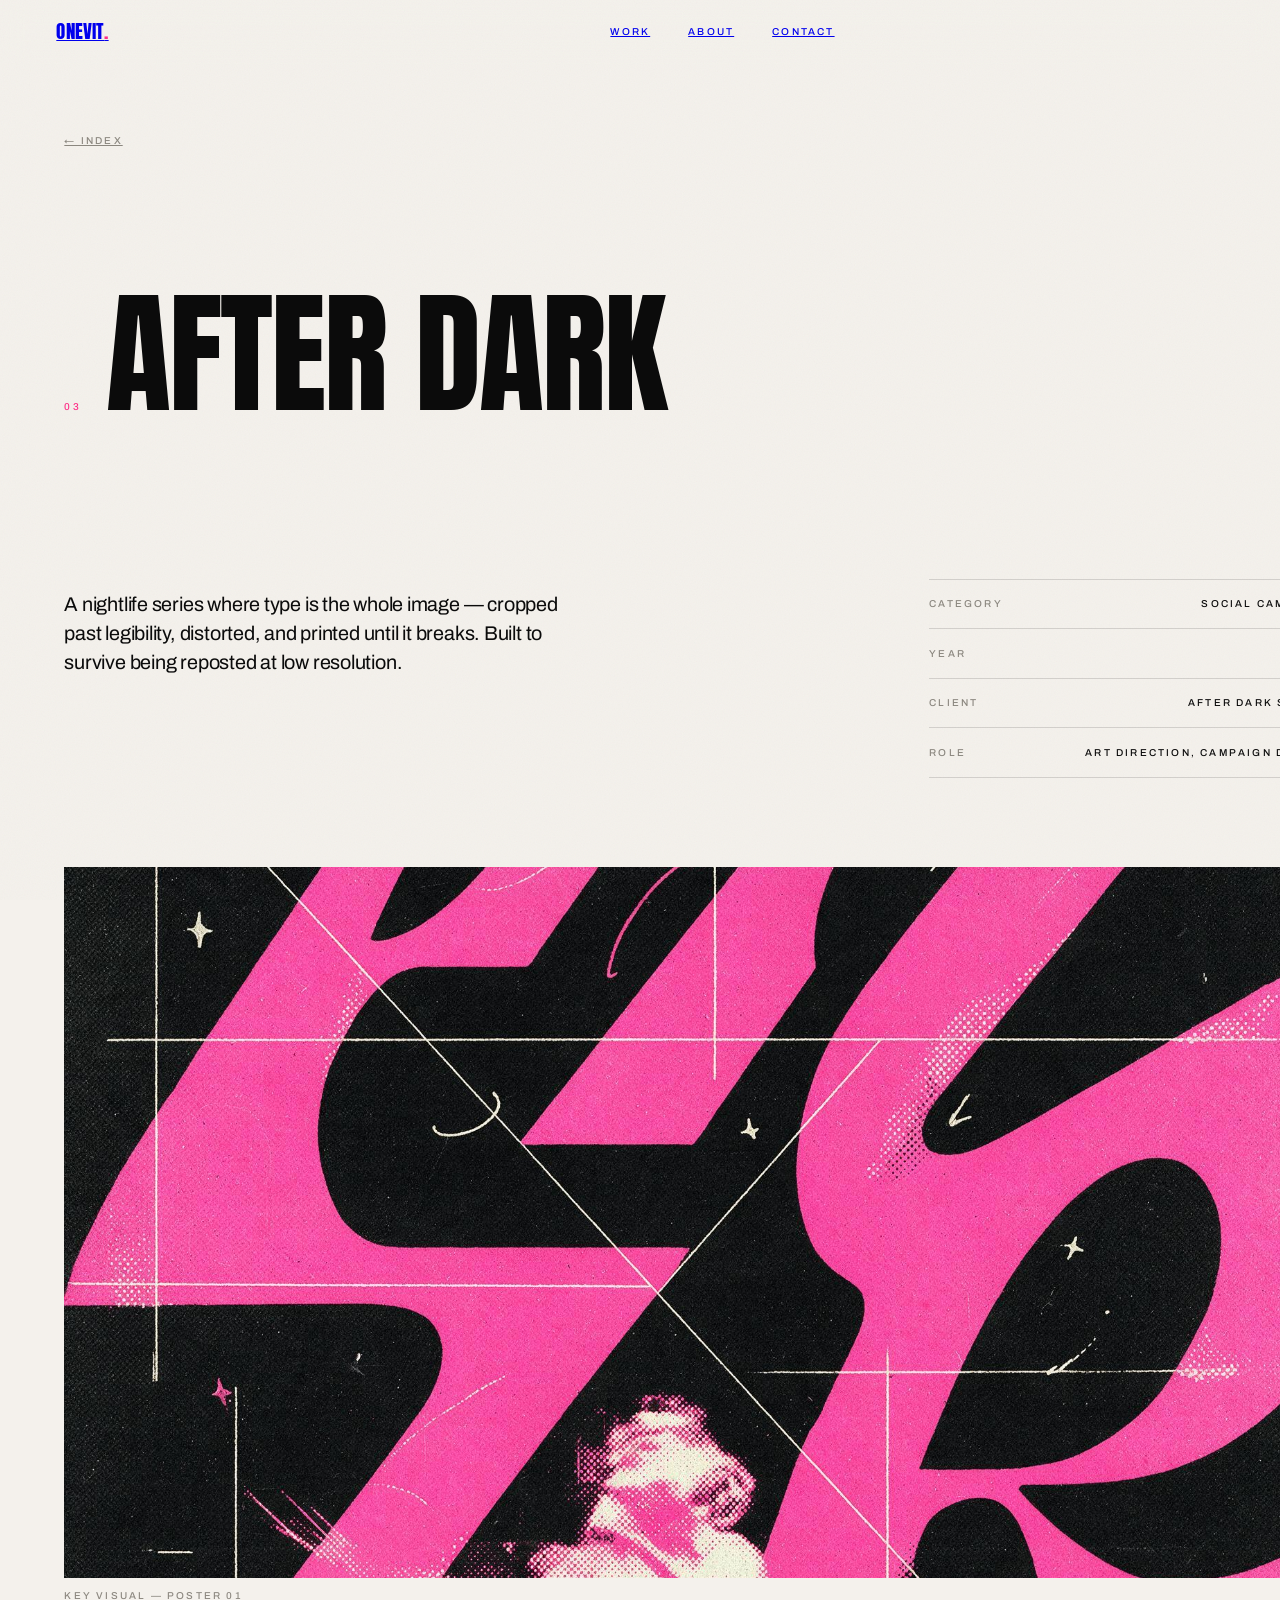
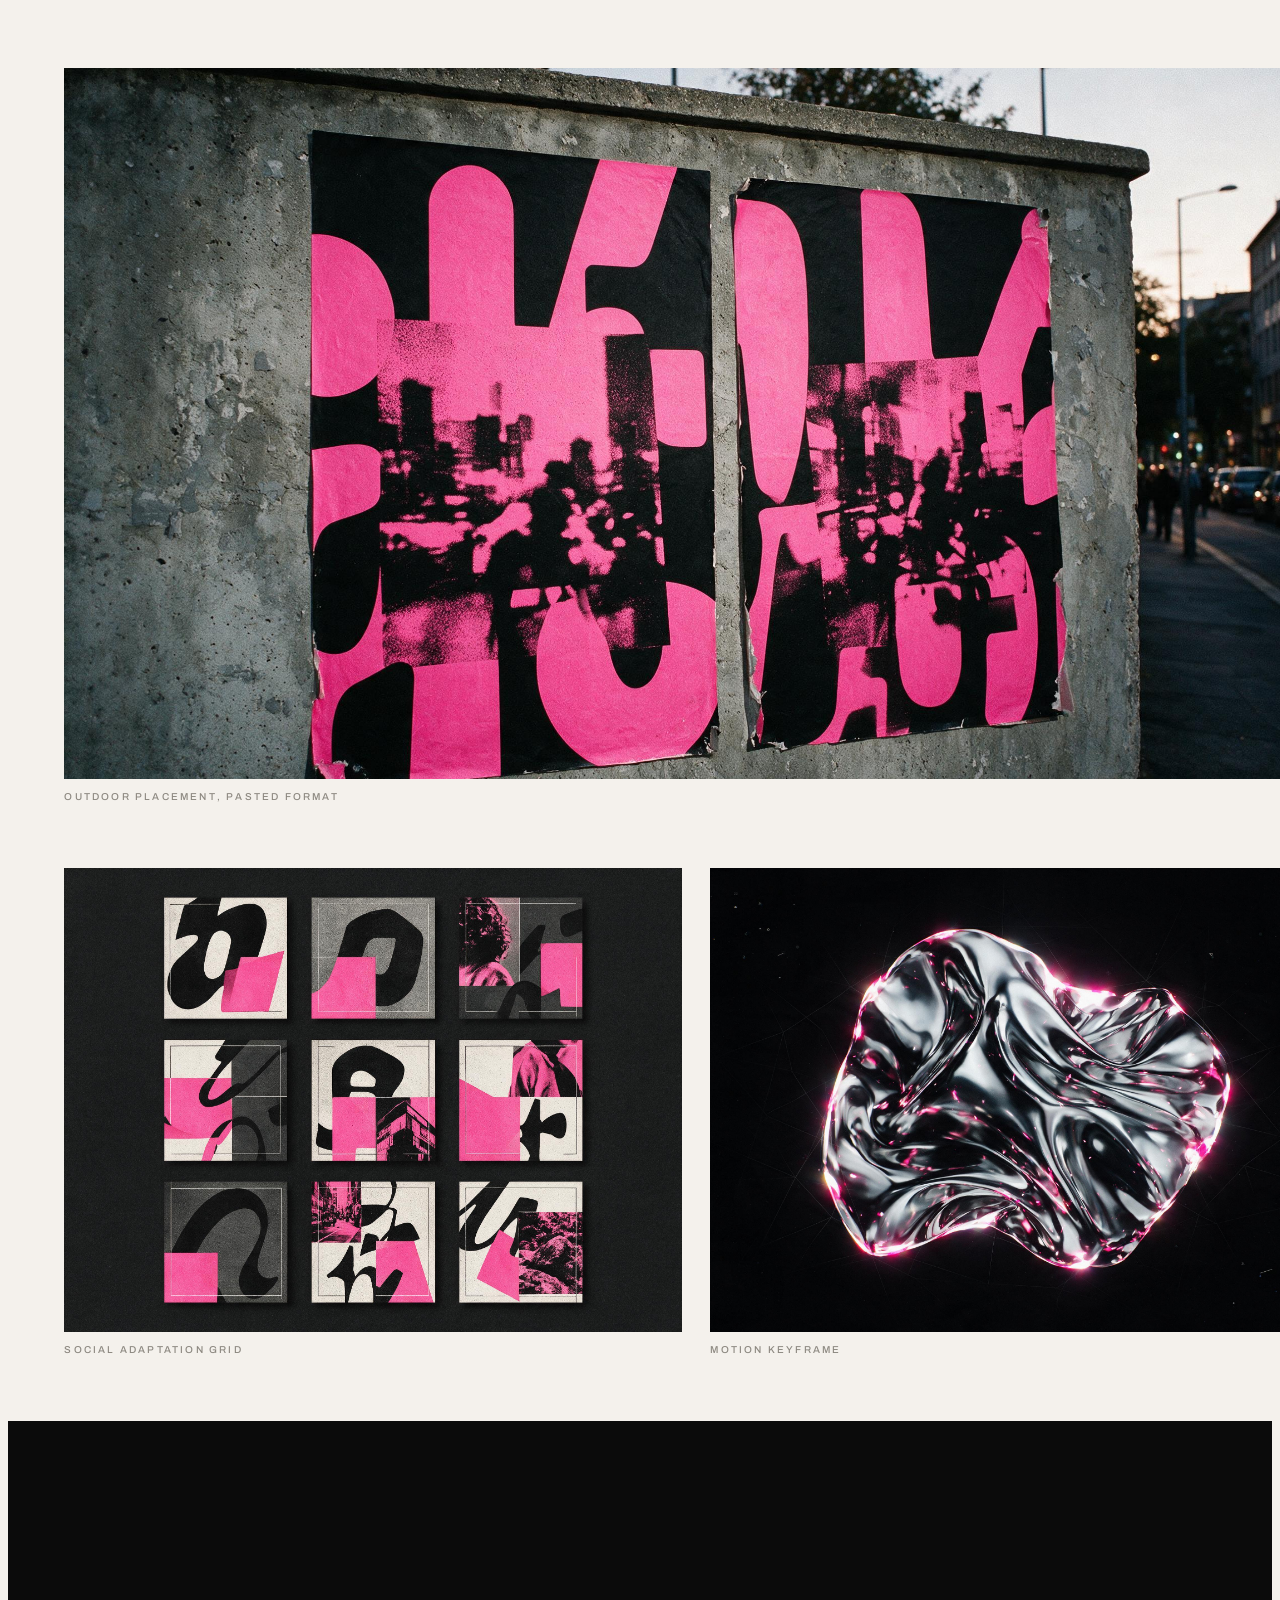
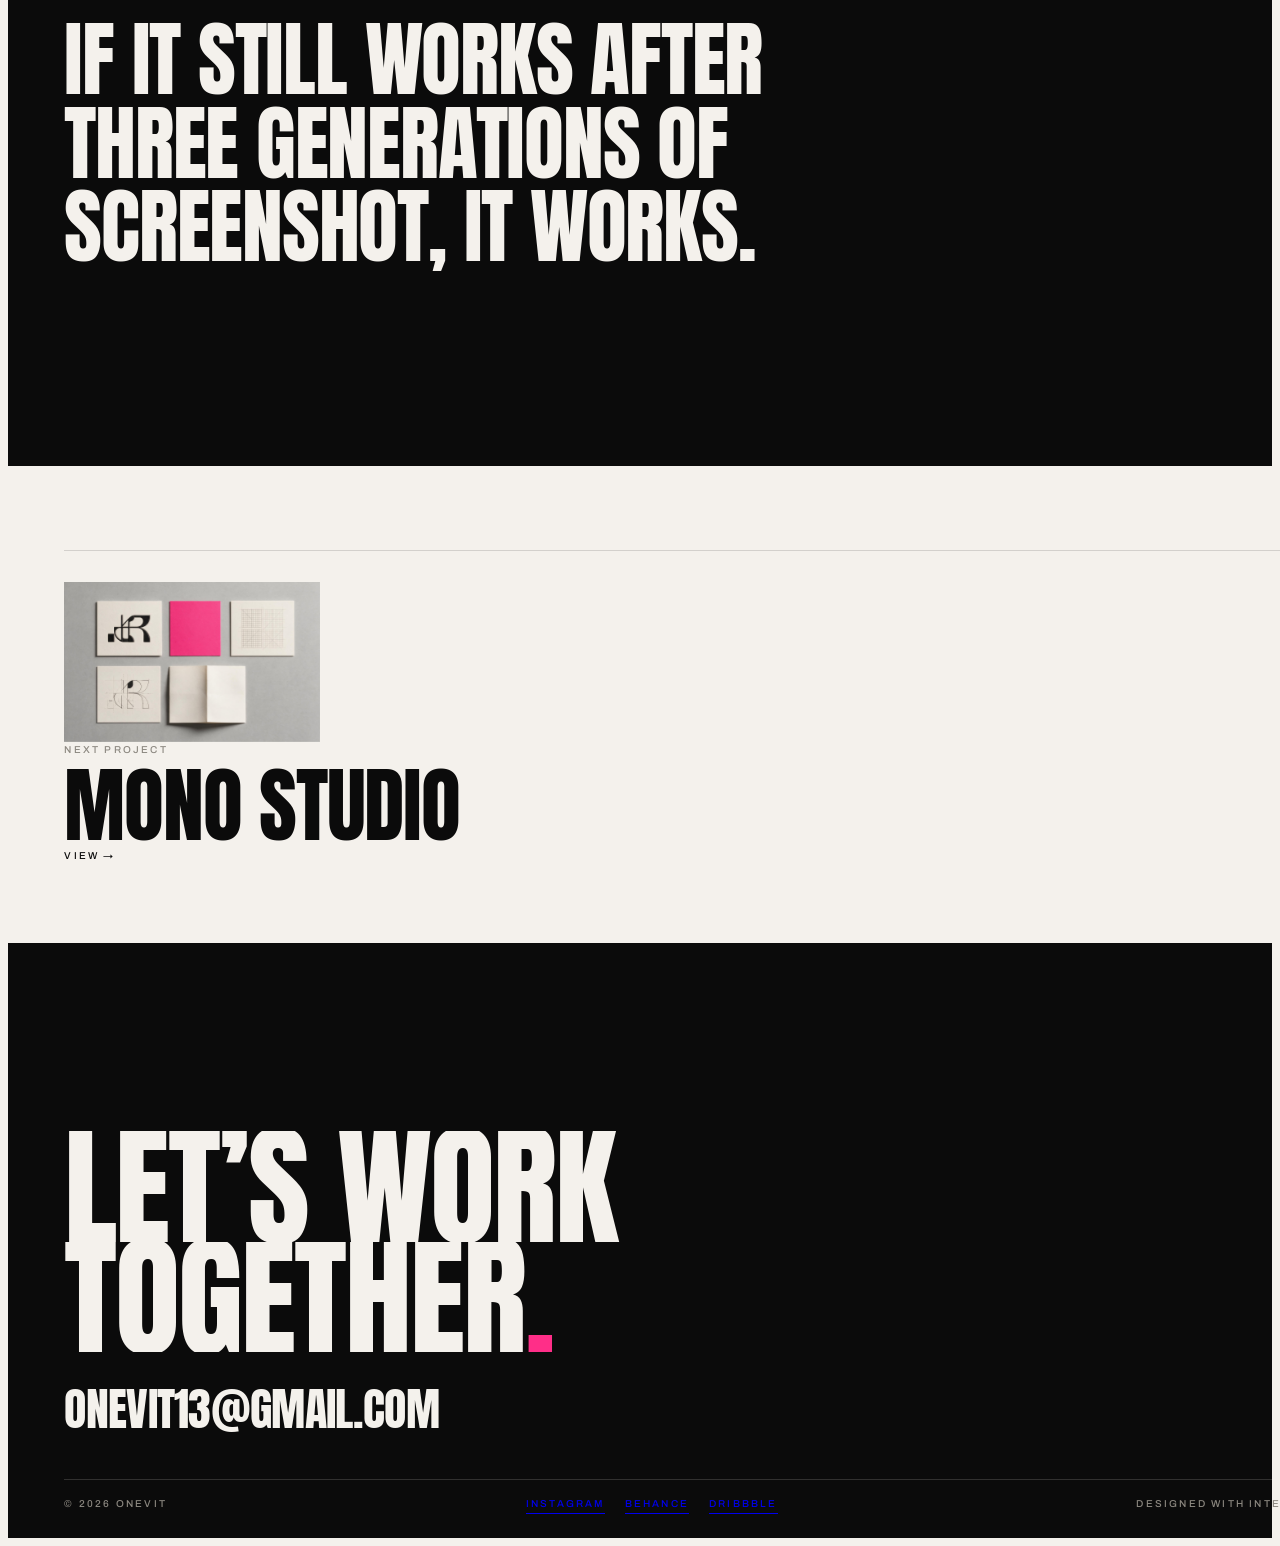
<file: pages/work/after-dark/index.html>
<!DOCTYPE html>
<html lang="en"><head>
<meta charset="utf-8">
<meta name="viewport" content="width=device-width,initial-scale=1">
<title>After Dark — Social Campaign — Onevit</title>
<meta name="description" content="A nightlife series where type is the whole image — cropped past legibility, distorted, and printed until it breaks. Built to survive being reposted at low resolution.">
<link rel="preconnect" href="https://fonts.googleapis.com">
<link rel="preconnect" href="https://fonts.gstatic.com" crossorigin="">
<link href="https://fonts.googleapis.com/css2?family=Archivo:ital,wght@0,400;0,500;0,600;1,400&amp;family=Anton&amp;display=swap" rel="stylesheet">
<style>
:root{
  --paper:#F4F1EC;
  --paper-2:#EBE7E0;
  --ink:#0B0B0B;
  --char:#171716;
  --grey:#8C8880;
  --grey-2:#B9B4AC;
  --pink:#FF2E88;
  --line:rgba(11,11,11,.14);
  --line-dark:rgba(244,241,236,.16);
  --ease:cubic-bezier(.16,1,.3,1);
}

html{ -webkit-font-smoothing:antialiased; text-rendering:optimizeLegibility; }
body{
  background:var(--paper);
  color:var(--ink);
  font-family:'Archivo',system-ui,sans-serif;
  font-size:15px;
  line-height:1.55;
  overflow-x:hidden;
}

/* ---------- type ---------- */
.display{
  font-family:'Anton',Impact,sans-serif;
  font-weight:400;
  text-transform:uppercase;
  line-height:.82;
  letter-spacing:-.015em;
}
.mono{
  font-family:'Archivo',sans-serif;
  font-size:10px;
  letter-spacing:.22em;
  text-transform:uppercase;
  font-weight:500;
}
.lede{ font-size:clamp(17px,1.55vw,23px); line-height:1.45; letter-spacing:-.011em; }
.dim{ color:var(--grey); }
.pink{ color:var(--pink); }

/* fluid display sizes */
.d-hero{ font-size:clamp(64px,15.2vw,250px); }
.d-xl  { font-size:clamp(46px,10.5vw,168px); }
.d-lg  { font-size:clamp(34px,6.4vw,104px); }
.d-md  { font-size:clamp(26px,3.6vw,58px); }

.rule{ height:1px; background:var(--line); border:0; }
.on-dark .rule{ background:var(--line-dark); }

/* ---------- shell ---------- */
.shell{ width:100%; max-width:1680px; margin:0 auto; padding-left:clamp(18px,4.4vw,72px); padding-right:clamp(18px,4.4vw,72px); }

/* ================================================================
   LAYOUT UTILITIES
   The markup is authored against a Tailwind-style utility API, but
   only preflight is injected — the utilities themselves are not.
   This layer implements exactly the classes used in index.html.
   ================================================================ */

/* display */
.block{ display:block; }
.hidden{ display:none; }
.flex{ display:flex; }
.grid{ display:grid; }
.flex-col{ flex-direction:column; }
.flex-wrap{ flex-wrap:wrap; }

/* alignment */
.items-center{ align-items:center; }
.items-baseline{ align-items:baseline; }
.items-end{ align-items:flex-end; }
.justify-between{ justify-content:space-between; }
.justify-center{ justify-content:center; }
.self-end{ align-self:flex-end; }

/* grid */
.grid-cols-12{ grid-template-columns:repeat(12,minmax(0,1fr)); }
.grid-cols-2{ grid-template-columns:repeat(2,minmax(0,1fr)); }
.col-span-6{ grid-column:span 6/span 6; }
.col-span-12{ grid-column:1/-1; }

/* position */
.fixed{ position:fixed; }
.absolute{ position:absolute; }
.inset-0{ top:0; right:0; bottom:0; left:0; }
.z-\[90\]{ z-index:90; }

/* Prevent grid/flex children from forcing horizontal overflow:
   min-width:auto on an item lets long words push past the track. */
.grid > *, .flex > *{ min-width:0; }

/* ---------- responsive: >=768px ---------- */
@media (min-width:768px){
  .md\:block{ display:block; }
  .md\:flex{ display:flex; }
  .md\:hidden{ display:none; }
  .md\:items-end{ align-items:flex-end; }
  .md\:justify-end{ justify-content:flex-end; }
  .md\:self-end{ align-self:flex-end; }

  .md\:grid-cols-3{ grid-template-columns:repeat(3,minmax(0,1fr)); }

  .md\:col-span-1{ grid-column:span 1/span 1; }
  .md\:col-span-2{ grid-column:span 2/span 2; }
  .md\:col-span-3{ grid-column:span 3/span 3; }
  .md\:col-span-4{ grid-column:span 4/span 4; }
  .md\:col-span-5{ grid-column:span 5/span 5; }
  .md\:col-span-6{ grid-column:span 6/span 6; }
  .md\:col-span-7{ grid-column:span 7/span 7; }
  .md\:col-span-8{ grid-column:span 8/span 8; }
  .md\:col-span-9{ grid-column:span 9/span 9; }

  .md\:col-start-7{ grid-column-start:7; }
  .md\:col-start-9{ grid-column-start:9; }
}

/* ---------- nav ---------- */
.nav{
  position:fixed; top:0; left:0; right:0; z-index:80;
  backdrop-filter:saturate(1.1) blur(14px);
  -webkit-backdrop-filter:saturate(1.1) blur(14px);
  background:rgba(244,241,236,.72);
  border-bottom:1px solid transparent;
  transition:background .5s var(--ease), border-color .5s var(--ease), color .5s var(--ease);
}
.nav.scrolled{ border-bottom-color:var(--line); }
.nav.on-dark-nav{ background:rgba(11,11,11,.66); color:var(--paper); }
.nav.on-dark-nav.scrolled{ border-bottom-color:var(--line-dark); }
.nav a{ position:relative; }
.nav .navlink::after{
  content:''; position:absolute; left:0; bottom:-3px; height:1px; width:100%;
  background:currentColor; transform:scaleX(0); transform-origin:right;
  transition:transform .55s var(--ease);
}
.nav .navlink:hover::after{ transform:scaleX(1); transform-origin:left; }

.dot{ width:6px; height:6px; border-radius:50%; background:var(--pink); display:inline-block; }
.dot-pulse{ animation:pulse 2.4s ease-in-out infinite; }
@keyframes pulse{ 0%,100%{ opacity:1; transform:scale(1);} 50%{ opacity:.35; transform:scale(.78);} }

/* ---------- reveal ---------- */
.rv{ opacity:0; transform:translateY(26px); transition:opacity 1s var(--ease), transform 1s var(--ease); }
.rv.in{ opacity:1; transform:none; }
.rv-d1{ transition-delay:.08s } .rv-d2{ transition-delay:.16s } .rv-d3{ transition-delay:.24s } .rv-d4{ transition-delay:.32s }

/* masked line reveal */
.mask{ overflow:hidden; display:block; }
.mask > span{ display:block; transform:translateY(105%); transition:transform 1.15s var(--ease); }
.mask.in > span, .in > .mask > span{ transform:none; }

/* image reveal: curtain wipe */
.imgwrap{ position:relative; overflow:hidden; background:var(--paper-2); }
.imgwrap::after{
  content:''; position:absolute; inset:0; background:var(--paper);
  transform-origin:bottom; transform:scaleY(1); z-index:2;
  transition:transform 1.25s var(--ease);
}
.on-dark .imgwrap::after{ background:var(--ink); }
.imgwrap.in::after{ transform:scaleY(0); }
.imgwrap img{ display:block; width:100%; height:100%; object-fit:cover; transform:scale(1.08); transition:transform 1.6s var(--ease); }
.imgwrap.in img{ transform:scale(1); }

/* ---------- project hover ---------- */
.proj{ display:block; text-decoration:none; color:inherit; }
.proj .imgwrap img{ will-change:transform; }
.proj:hover .imgwrap.in img{ transform:scale(1.045); transition:transform 1.1s var(--ease); }
.proj .meta-line{ transition:color .5s var(--ease), transform .6s var(--ease); }
.proj:hover .p-title{ color:var(--pink); }
.proj .p-title{ transition:color .45s var(--ease); }
.proj .arr{ display:inline-block; transition:transform .6s var(--ease); }
.proj:hover .arr{ transform:translateX(9px); }

/* ---------- custom cursor ---------- */
.cursor{
  position:fixed; top:0; left:0; z-index:200; pointer-events:none;
  width:86px; height:86px; margin:-43px 0 0 -43px; border-radius:50%;
  background:var(--pink); color:#fff;
  display:flex; align-items:center; justify-content:center;
  font-family:'Archivo',sans-serif; font-size:10px; letter-spacing:.2em; font-weight:600;
  opacity:0; transform:translate3d(-100px,-100px,0) scale(0);
  transition:opacity .4s var(--ease), background .4s var(--ease);
}
.cursor.on{ opacity:1; }
@media (hover:none),(max-width:900px){ .cursor{ display:none !important; } }

/* ---------- services list ---------- */
.svc{ position:relative; display:block; border-top:1px solid var(--line-dark); }
.svc:last-child{ border-bottom:1px solid var(--line-dark); }
.svc .svc-title{ transition:transform .7s var(--ease), color .5s var(--ease); }
.svc:hover .svc-title{ transform:translateX(clamp(10px,2vw,34px)); color:var(--pink); }
.svc .svc-prev{
  position:absolute; right:clamp(10px,5vw,90px); top:50%; width:230px; height:150px;
  transform:translateY(-50%) scale(.9) rotate(-3deg); opacity:0; pointer-events:none;
  transition:opacity .5s var(--ease), transform .7s var(--ease); overflow:hidden; z-index:3;
}
.svc:hover .svc-prev{ opacity:1; transform:translateY(-50%) scale(1) rotate(-2deg); }
.svc .svc-prev img{ width:100%; height:100%; object-fit:cover; display:block; }
.svc .svc-prev::after{ display:none; }
@media (max-width:900px){ .svc .svc-prev{ display:none; } }

/* ---------- marquee ---------- */
.marq{ display:flex; width:max-content; animation:marq 42s linear infinite; }
.marq:hover{ animation-play-state:paused; }
@keyframes marq{ to{ transform:translateX(-50%); } }

/* ---------- misc ---------- */
.link-u{ position:relative; text-decoration:none; }
.link-u::after{
  content:''; position:absolute; left:0; bottom:-2px; height:1px; width:100%;
  background:currentColor; transform:scaleX(1); transform-origin:left;
  transition:transform .5s var(--ease);
}
.link-u:hover::after{ transform:scaleX(0); transform-origin:right; }

.grain{ position:fixed; inset:0; z-index:150; pointer-events:none; opacity:.045; mix-blend-mode:multiply;
  background-image:url("data:image/svg+xml,%3Csvg xmlns='http://www.w3.org/2000/svg' width='180' height='180'%3E%3Cfilter id='n'%3E%3CfeTurbulence type='fractalNoise' baseFrequency='.85' numOctaves='3'/%3E%3C/filter%3E%3Crect width='100%25' height='100%25' filter='url(%23n)'/%3E%3C/svg%3E"); }

::selection{ background:var(--pink); color:#fff; }

/* Fail-safe: if JS/IntersectionObserver never runs, content must still be visible.
   .js class is added by main.js immediately; without it everything renders open. */
html:not(.js) .rv{ opacity:1; transform:none; }
html:not(.js) .mask > span{ transform:none; }
html:not(.js) .imgwrap::after{ transform:scaleY(0); }
html:not(.js) .imgwrap img{ transform:none; }

/* next-project row: stop title and CTA colliding */
.nextrow .nextcta{ white-space:nowrap; flex:none; }
.nextrow .p-title{ display:block; line-height:.92; }
.nextrow{ flex-wrap:nowrap; gap:clamp(16px,2.8vw,40px); align-items:center; }
.nextrow .nextthumb{ display:block; flex:0 0 auto; width:clamp(132px,20vw,264px); }
.nextrow .nexttext{ flex:1 1 auto; min-width:0; }
.nextrow .nextthumb .imgwrap{ width:100%; background:var(--paper-2); }
.on-dark .nextrow .nextthumb .imgwrap{ background:#1d1d1c; }
.nextrow .nextthumb img{ width:100%; height:100%; object-fit:cover; display:block; }
@media (max-width:560px){ .nextrow{ flex-wrap:wrap; } .nextrow .nextthumb{ width:100%; } }


/* display text that wraps to several lines needs real leading */
.d-flow{ line-height:1.02; }

@media (prefers-reduced-motion:reduce){
  .rv,.mask>span,.imgwrap img{ transition:none !important; opacity:1 !important; transform:none !important; }
  .imgwrap::after{ transition:none !important; opacity:1 !important; transform:scaleY(0) !important; }
  .marq{ animation:none; }
}

</style>
<link rel="stylesheet" href="https://cdn.moda.app/runtime-libs/lenis-1.3.23/lenis.css">
<script src="https://cdn.moda.app/runtime-libs/tailwind-browser-4.1.13-index.global.min.js"></script><style data-moda-export-fonts="true">@font-face { font-family: 'Archivo'; src: url("../../../fonts/archivo-thin.ttf") format("truetype"); font-style: normal; font-weight: 100; font-display: swap; }
@font-face { font-family: 'Archivo'; src: url("../../../fonts/archivo-thinitalic.ttf") format("truetype"); font-style: italic; font-weight: 100; font-display: swap; }
@font-face { font-family: 'Archivo'; src: url("../../../fonts/archivo-extralight.ttf") format("truetype"); font-style: normal; font-weight: 200; font-display: swap; }
@font-face { font-family: 'Archivo'; src: url("../../../fonts/archivo-extralightitalic.ttf") format("truetype"); font-style: italic; font-weight: 200; font-display: swap; }
@font-face { font-family: 'Archivo'; src: url("../../../fonts/archivo-light.ttf") format("truetype"); font-style: normal; font-weight: 300; font-display: swap; }
@font-face { font-family: 'Archivo'; src: url("../../../fonts/archivo-lightitalic.ttf") format("truetype"); font-style: italic; font-weight: 300; font-display: swap; }
@font-face { font-family: 'Archivo'; src: url("../../../fonts/archivo-regular.ttf") format("truetype"); font-style: normal; font-weight: 400; font-display: swap; }
@font-face { font-family: 'Archivo'; src: url("../../../fonts/archivo-italic.ttf") format("truetype"); font-style: italic; font-weight: 400; font-display: swap; }
@font-face { font-family: 'Archivo'; src: url("../../../fonts/archivo-medium.ttf") format("truetype"); font-style: normal; font-weight: 500; font-display: swap; }
@font-face { font-family: 'Archivo'; src: url("../../../fonts/archivo-mediumitalic.ttf") format("truetype"); font-style: italic; font-weight: 500; font-display: swap; }
@font-face { font-family: 'Archivo'; src: url("../../../fonts/archivo-semibold.ttf") format("truetype"); font-style: normal; font-weight: 600; font-display: swap; }
@font-face { font-family: 'Archivo'; src: url("../../../fonts/archivo-semibolditalic.ttf") format("truetype"); font-style: italic; font-weight: 600; font-display: swap; }
@font-face { font-family: 'Archivo'; src: url("../../../fonts/archivo-bold.ttf") format("truetype"); font-style: normal; font-weight: 700; font-display: swap; }
@font-face { font-family: 'Archivo'; src: url("../../../fonts/archivo-bolditalic.ttf") format("truetype"); font-style: italic; font-weight: 700; font-display: swap; }
@font-face { font-family: 'Archivo'; src: url("../../../fonts/archivo-extrabold.ttf") format("truetype"); font-style: normal; font-weight: 800; font-display: swap; }
@font-face { font-family: 'Archivo'; src: url("../../../fonts/archivo-extrabolditalic.ttf") format("truetype"); font-style: italic; font-weight: 800; font-display: swap; }
@font-face { font-family: 'Archivo'; src: url("../../../fonts/archivo-black.ttf") format("truetype"); font-style: normal; font-weight: 900; font-display: swap; }
@font-face { font-family: 'Archivo'; src: url("../../../fonts/archivo-blackitalic.ttf") format("truetype"); font-style: italic; font-weight: 900; font-display: swap; }
@font-face { font-family: 'Anton'; src: url("../../../fonts/anton-regular.ttf") format("truetype"); font-style: normal; font-weight: 400; font-display: swap; }</style></head>
<body>

<div class="grain"></div>
<div class="cursor">VIEW</div>

<header class="nav">
  <div class="shell flex items-center justify-between" style="height:64px">
    <a href="/" class="display" style="font-size:19px;letter-spacing:.01em">Onevit<span class="pink">.</span></a>
    <nav class="hidden md:flex items-center" style="gap:38px">
      <a href="/#work" class="mono navlink">Work</a>
      <a href="/#about" class="mono navlink">About</a>
      <a href="/#contact" class="mono navlink">Contact</a>
    </nav>
    <div class="flex items-center" style="gap:14px">
      <span class="hidden sm:flex items-center mono" style="gap:8px"><span class="dot dot-pulse"></span> Available for work</span>
      <a href="/" class="md:hidden mono" style="letter-spacing:.2em">Index</a>
    </div>
  </div>
</header>

<section class="shell" style="padding-top:120px;padding-bottom:clamp(26px,3.4vw,50px)">
  <a href="/#work" class="mono dim" style="display:inline-block;margin-bottom:clamp(20px,3vw,44px)">← Index</a>
  <div class="flex items-baseline" style="gap:clamp(14px,2vw,30px);flex-wrap:wrap">
    <span class="mono pink">03</span>
    <h1 class="display d-xl">After Dark</h1>
  </div>
  <div class="grid grid-cols-12" style="gap:clamp(18px,2.6vw,44px);margin-top:clamp(28px,4vw,60px)">
    <div class="col-span-12 md:col-span-6">
      <p class="lede" style="max-width:48ch">A nightlife series where type is the whole image — cropped past legibility, distorted, and printed until it breaks. Built to survive being reposted at low resolution.</p>
    </div>
    <div class="col-span-12 md:col-span-4 md:col-start-9">
      <hr class="rule">
      <div class="flex justify-between mono" style="padding:9px 0"><span class="dim">Category</span><span>Social Campaign</span></div>
      <hr class="rule">
      <div class="flex justify-between mono" style="padding:9px 0"><span class="dim">Year</span><span>2025</span></div>
      <hr class="rule">
      <div class="flex justify-between mono" style="padding:9px 0"><span class="dim">Client</span><span>After Dark Series</span></div>
      <hr class="rule">
      <div class="flex justify-between mono" style="padding:9px 0;gap:16px"><span class="dim">Role</span><span style="text-align:right">Art Direction, Campaign Design</span></div>
      <hr class="rule">
    </div>
  </div>
</section>

<section class="shell" style="padding-top:clamp(20px,3vw,46px)">
<figure style="margin:0 0 clamp(30px,5vw,84px)"><div class="imgwrap" style="aspect-ratio:16/9"><img src="../../../images/b5e12967-811c-4be9-8004-e3dd4ce8ab00.jpg" alt="Key visual — poster 01"></div><figcaption class="mono dim" style="margin-top:10px">Key visual — poster 01</figcaption></figure>
<figure style="margin:0 0 clamp(30px,5vw,84px)"><div class="imgwrap" style="aspect-ratio:16/9"><img src="../../../images/e5fa30bd-385d-4f64-befc-80cc287d498d.jpg" alt="Outdoor placement, pasted format"></div><figcaption class="mono dim" style="margin-top:10px">Outdoor placement, pasted format</figcaption></figure>
<div class="grid grid-cols-12" style="gap:clamp(14px,2.2vw,34px);margin-bottom:clamp(30px,5vw,84px)"><figure class="col-span-12 md:col-span-6" style="margin:0"><div class="imgwrap" style="aspect-ratio:4/3"><img src="../../../images/5c1acd10-02b7-4778-abdd-658936f327f0.jpg" alt="Social adaptation grid"></div><figcaption class="mono dim" style="margin-top:10px">Social adaptation grid</figcaption></figure><figure class="col-span-12 md:col-span-6" style="margin:0"><div class="imgwrap" style="aspect-ratio:4/3"><img src="../../../images/170db924-1c17-42d3-af0c-a8b0bc180ca3.jpg" alt="Motion keyframe"></div><figcaption class="mono dim" style="margin-top:10px">Motion keyframe</figcaption></figure></div>
</section>

<section data-nav="dark" class="on-dark" style="background:var(--ink);color:var(--paper)">
  <div class="shell" style="padding-top:clamp(56px,9vw,130px);padding-bottom:clamp(56px,9vw,130px)">
    <p class="display d-lg d-flow rv" style="max-width:18ch">If it still works after three generations of screenshot, it works.</p>
  </div>
</section>

<section class="shell" style="padding-top:clamp(46px,6vw,90px);padding-bottom:clamp(46px,6vw,90px)">
  <hr class="rule" style="margin-bottom:clamp(18px,2.4vw,34px)">
  <a href="/work/mono-studio" class="proj nextrow flex items-center justify-between" data-cursor="NEXT">
    <span class="nextthumb"><span class="imgwrap in" style="aspect-ratio:16/10;display:block"><img src="../../../images/55382a5c-c7cb-4652-aa53-b24c6d58e9b3.jpg" alt="Monogram construction and identity system" loading="lazy" decoding="async"></span></span>
    <span class="nexttext">
      <span class="mono dim" style="display:block;margin-bottom:10px">Next project</span>
      <span class="display d-lg p-title">Mono Studio</span>
    </span>
    <span class="mono nextcta" style="padding-bottom:12px">View <span class="arr">→</span></span>
  </a>
</section>

<section data-nav="dark" class="on-dark" style="background:var(--ink);color:var(--paper)">
  <div class="shell" style="padding-top:clamp(46px,6vw,86px);padding-bottom:26px">
    <h2 class="display d-xl rv" style="margin-bottom:clamp(22px,3vw,44px)">
      <span class="mask"><span>Let’s work</span></span>
      <span class="mask"><span>together<span class="pink">.</span></span></span>
    </h2>
    <a href="mailto:onevit13@gmail.com" class="proj display d-md p-title" data-cursor="MAIL">onevit13@gmail.com</a>
    <hr class="rule" style="margin:clamp(30px,4vw,60px) 0 16px">
    <div class="flex flex-wrap items-center justify-between mono" style="gap:14px;color:var(--grey)">
      <span>© <span data-year="">2026</span> Onevit</span>
      <span class="flex" style="gap:20px">
        <a href="https://www.instagram.com/depthstudio._/" class="link-u">Instagram</a>
        <a href="https://www.behance.net/onevit" class="link-u">Behance</a>
        <a href="https://dribbble.com/one_vit" class="link-u">Dribbble</a>
      </span>
      <span>Designed with intention.</span>
    </div>
  </div>
</section>

<script src="https://cdn.moda.app/runtime-libs/lenis-1.3.23/lenis.min.js"></script>
<script src="/assets/main.js"></script>

</body></html>
</file>
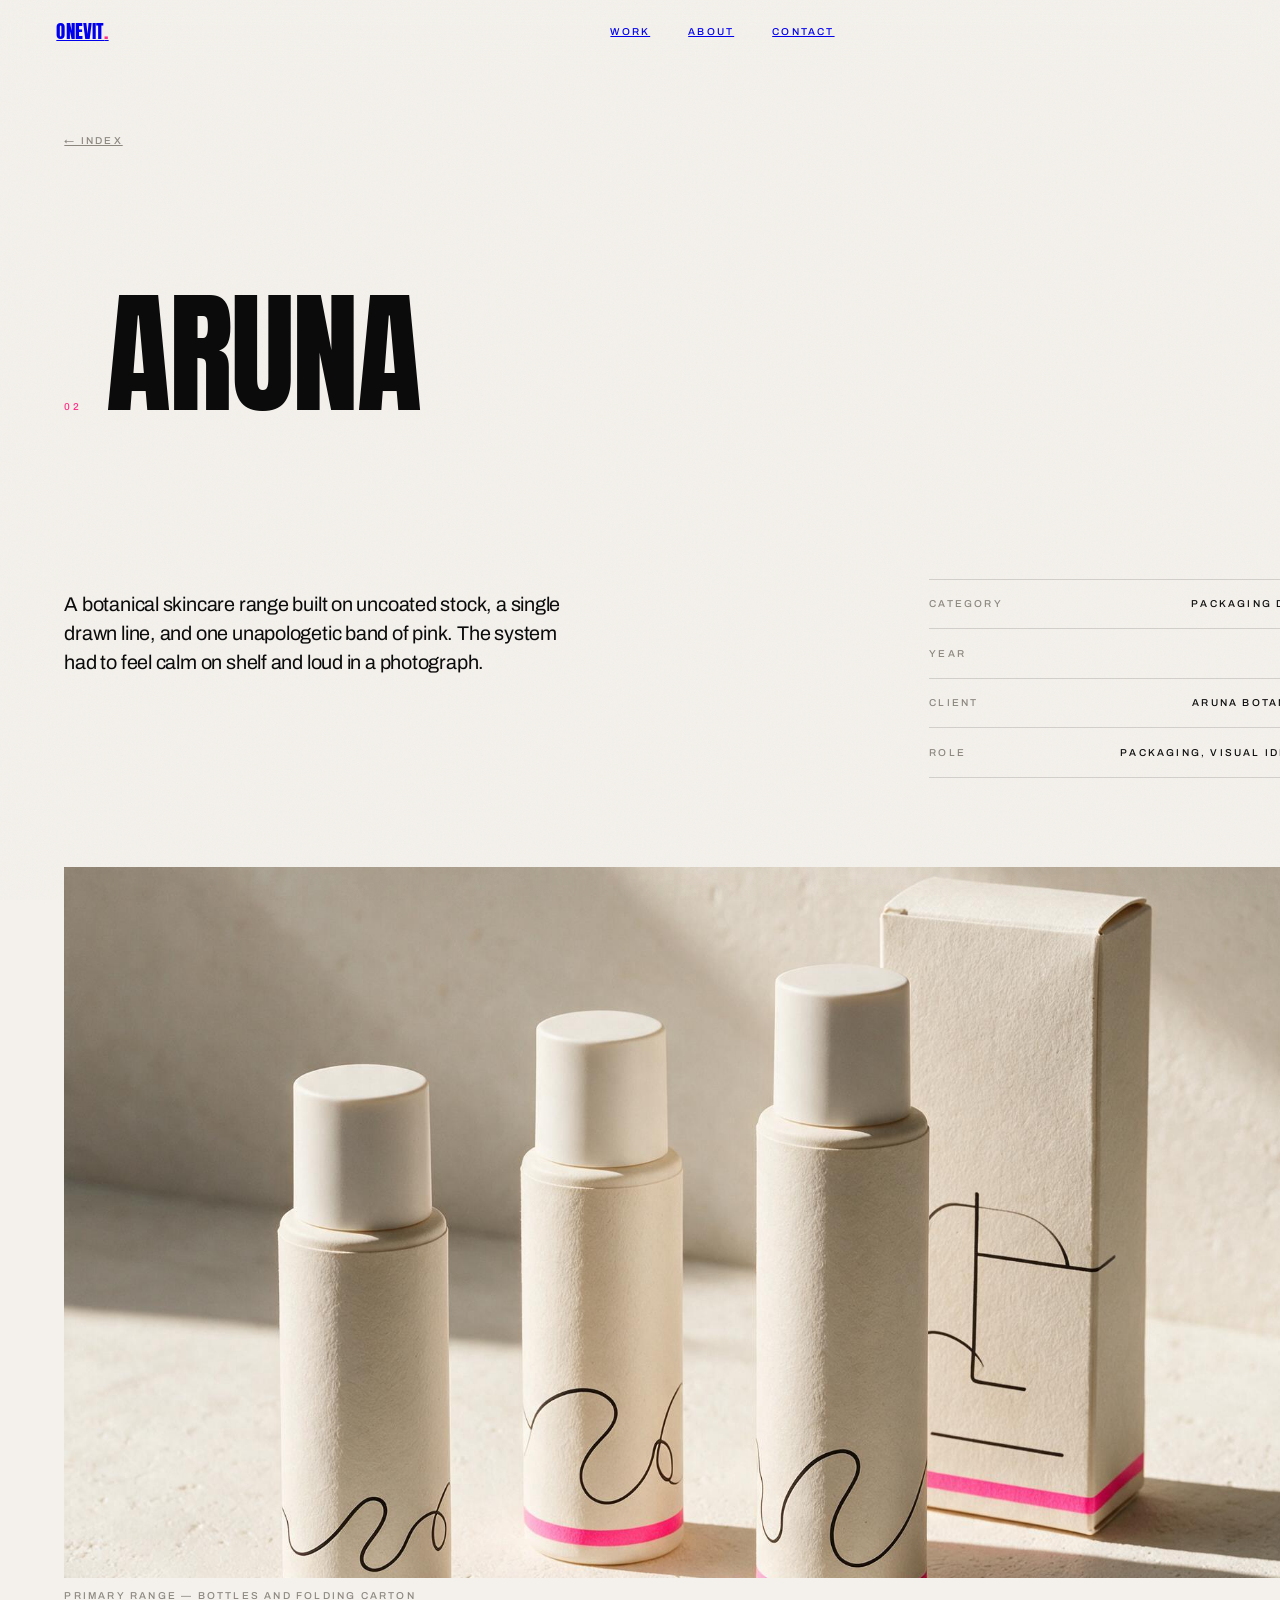
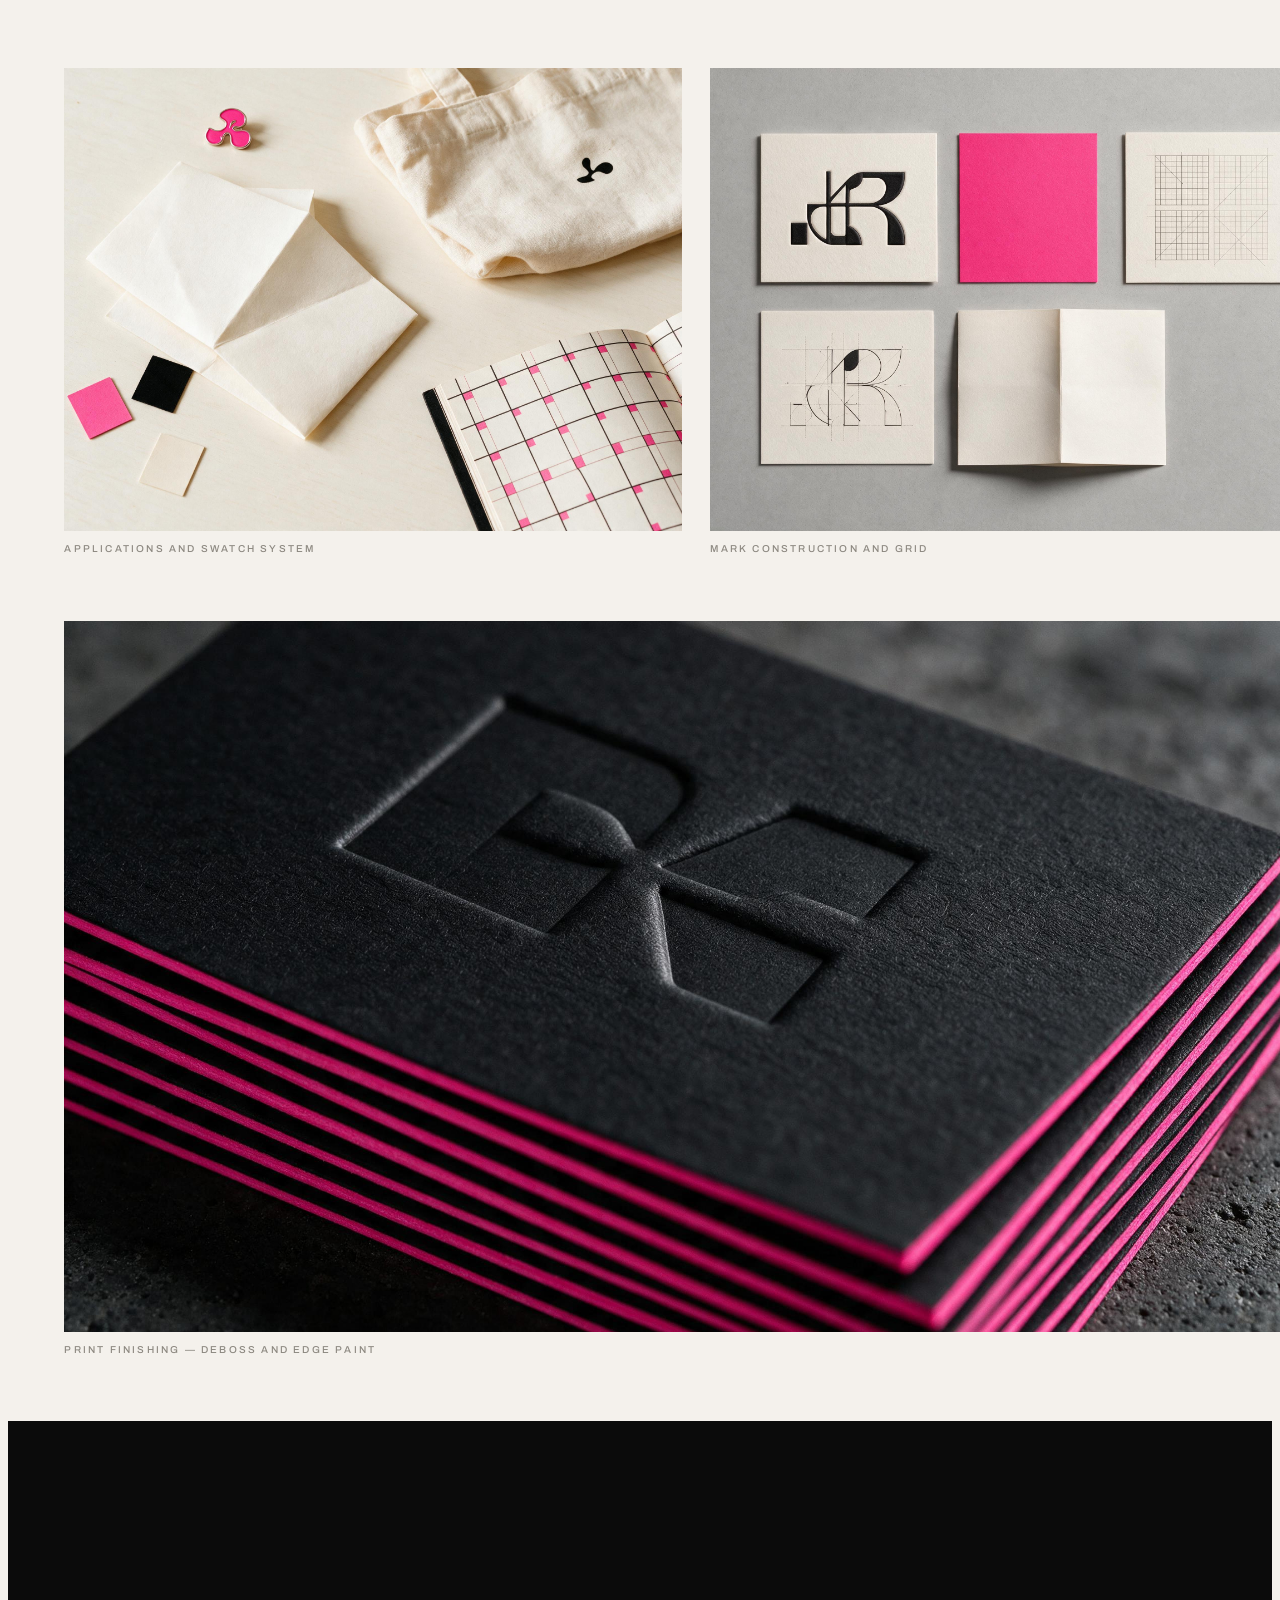
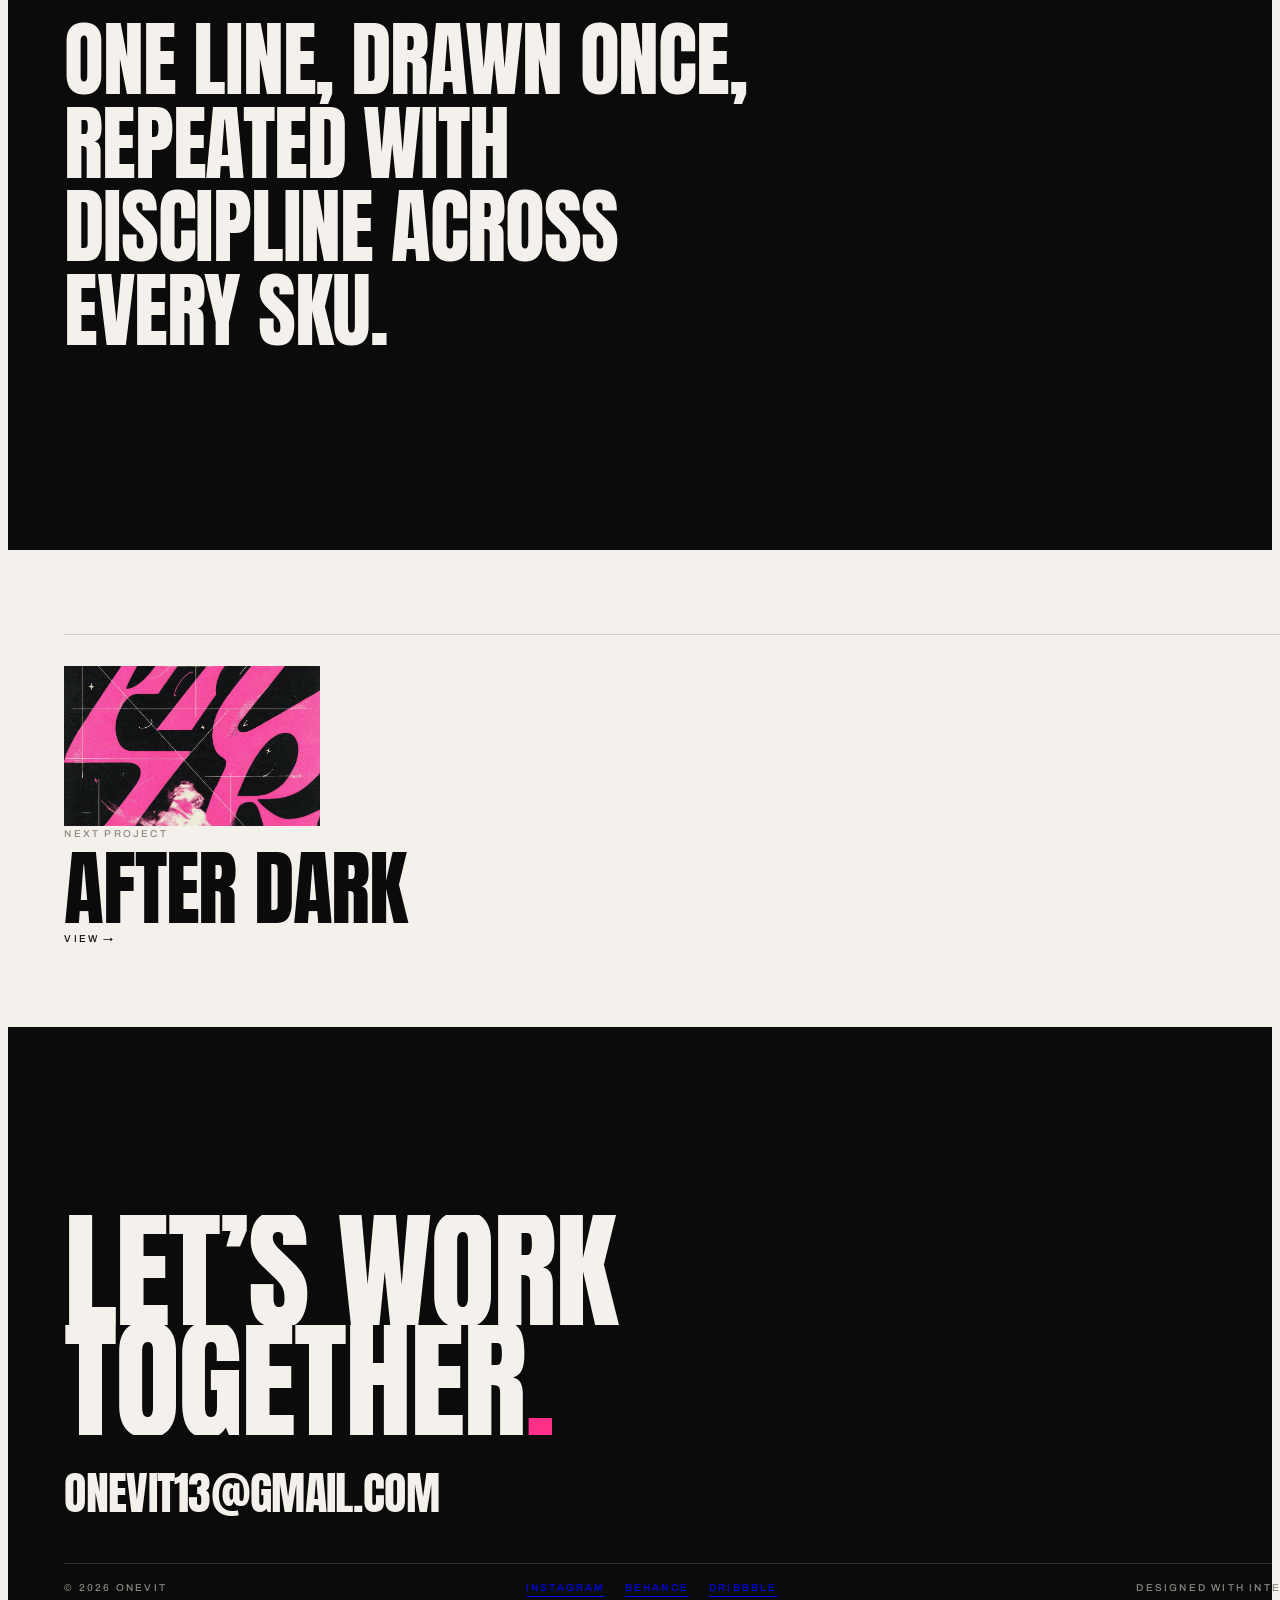
<file: pages/work/aruna/index.html>
<!DOCTYPE html>
<html lang="en"><head>
<meta charset="utf-8">
<meta name="viewport" content="width=device-width,initial-scale=1">
<title>Aruna — Packaging Design — Onevit</title>
<meta name="description" content="A botanical skincare range built on uncoated stock, a single drawn line, and one unapologetic band of pink. The system had to feel calm on shelf and loud in a photograph.">
<link rel="preconnect" href="https://fonts.googleapis.com">
<link rel="preconnect" href="https://fonts.gstatic.com" crossorigin="">
<link href="https://fonts.googleapis.com/css2?family=Archivo:ital,wght@0,400;0,500;0,600;1,400&amp;family=Anton&amp;display=swap" rel="stylesheet">
<style>
:root{
  --paper:#F4F1EC;
  --paper-2:#EBE7E0;
  --ink:#0B0B0B;
  --char:#171716;
  --grey:#8C8880;
  --grey-2:#B9B4AC;
  --pink:#FF2E88;
  --line:rgba(11,11,11,.14);
  --line-dark:rgba(244,241,236,.16);
  --ease:cubic-bezier(.16,1,.3,1);
}

html{ -webkit-font-smoothing:antialiased; text-rendering:optimizeLegibility; }
body{
  background:var(--paper);
  color:var(--ink);
  font-family:'Archivo',system-ui,sans-serif;
  font-size:15px;
  line-height:1.55;
  overflow-x:hidden;
}

/* ---------- type ---------- */
.display{
  font-family:'Anton',Impact,sans-serif;
  font-weight:400;
  text-transform:uppercase;
  line-height:.82;
  letter-spacing:-.015em;
}
.mono{
  font-family:'Archivo',sans-serif;
  font-size:10px;
  letter-spacing:.22em;
  text-transform:uppercase;
  font-weight:500;
}
.lede{ font-size:clamp(17px,1.55vw,23px); line-height:1.45; letter-spacing:-.011em; }
.dim{ color:var(--grey); }
.pink{ color:var(--pink); }

/* fluid display sizes */
.d-hero{ font-size:clamp(64px,15.2vw,250px); }
.d-xl  { font-size:clamp(46px,10.5vw,168px); }
.d-lg  { font-size:clamp(34px,6.4vw,104px); }
.d-md  { font-size:clamp(26px,3.6vw,58px); }

.rule{ height:1px; background:var(--line); border:0; }
.on-dark .rule{ background:var(--line-dark); }

/* ---------- shell ---------- */
.shell{ width:100%; max-width:1680px; margin:0 auto; padding-left:clamp(18px,4.4vw,72px); padding-right:clamp(18px,4.4vw,72px); }

/* ================================================================
   LAYOUT UTILITIES
   The markup is authored against a Tailwind-style utility API, but
   only preflight is injected — the utilities themselves are not.
   This layer implements exactly the classes used in index.html.
   ================================================================ */

/* display */
.block{ display:block; }
.hidden{ display:none; }
.flex{ display:flex; }
.grid{ display:grid; }
.flex-col{ flex-direction:column; }
.flex-wrap{ flex-wrap:wrap; }

/* alignment */
.items-center{ align-items:center; }
.items-baseline{ align-items:baseline; }
.items-end{ align-items:flex-end; }
.justify-between{ justify-content:space-between; }
.justify-center{ justify-content:center; }
.self-end{ align-self:flex-end; }

/* grid */
.grid-cols-12{ grid-template-columns:repeat(12,minmax(0,1fr)); }
.grid-cols-2{ grid-template-columns:repeat(2,minmax(0,1fr)); }
.col-span-6{ grid-column:span 6/span 6; }
.col-span-12{ grid-column:1/-1; }

/* position */
.fixed{ position:fixed; }
.absolute{ position:absolute; }
.inset-0{ top:0; right:0; bottom:0; left:0; }
.z-\[90\]{ z-index:90; }

/* Prevent grid/flex children from forcing horizontal overflow:
   min-width:auto on an item lets long words push past the track. */
.grid > *, .flex > *{ min-width:0; }

/* ---------- responsive: >=768px ---------- */
@media (min-width:768px){
  .md\:block{ display:block; }
  .md\:flex{ display:flex; }
  .md\:hidden{ display:none; }
  .md\:items-end{ align-items:flex-end; }
  .md\:justify-end{ justify-content:flex-end; }
  .md\:self-end{ align-self:flex-end; }

  .md\:grid-cols-3{ grid-template-columns:repeat(3,minmax(0,1fr)); }

  .md\:col-span-1{ grid-column:span 1/span 1; }
  .md\:col-span-2{ grid-column:span 2/span 2; }
  .md\:col-span-3{ grid-column:span 3/span 3; }
  .md\:col-span-4{ grid-column:span 4/span 4; }
  .md\:col-span-5{ grid-column:span 5/span 5; }
  .md\:col-span-6{ grid-column:span 6/span 6; }
  .md\:col-span-7{ grid-column:span 7/span 7; }
  .md\:col-span-8{ grid-column:span 8/span 8; }
  .md\:col-span-9{ grid-column:span 9/span 9; }

  .md\:col-start-7{ grid-column-start:7; }
  .md\:col-start-9{ grid-column-start:9; }
}

/* ---------- nav ---------- */
.nav{
  position:fixed; top:0; left:0; right:0; z-index:80;
  backdrop-filter:saturate(1.1) blur(14px);
  -webkit-backdrop-filter:saturate(1.1) blur(14px);
  background:rgba(244,241,236,.72);
  border-bottom:1px solid transparent;
  transition:background .5s var(--ease), border-color .5s var(--ease), color .5s var(--ease);
}
.nav.scrolled{ border-bottom-color:var(--line); }
.nav.on-dark-nav{ background:rgba(11,11,11,.66); color:var(--paper); }
.nav.on-dark-nav.scrolled{ border-bottom-color:var(--line-dark); }
.nav a{ position:relative; }
.nav .navlink::after{
  content:''; position:absolute; left:0; bottom:-3px; height:1px; width:100%;
  background:currentColor; transform:scaleX(0); transform-origin:right;
  transition:transform .55s var(--ease);
}
.nav .navlink:hover::after{ transform:scaleX(1); transform-origin:left; }

.dot{ width:6px; height:6px; border-radius:50%; background:var(--pink); display:inline-block; }
.dot-pulse{ animation:pulse 2.4s ease-in-out infinite; }
@keyframes pulse{ 0%,100%{ opacity:1; transform:scale(1);} 50%{ opacity:.35; transform:scale(.78);} }

/* ---------- reveal ---------- */
.rv{ opacity:0; transform:translateY(26px); transition:opacity 1s var(--ease), transform 1s var(--ease); }
.rv.in{ opacity:1; transform:none; }
.rv-d1{ transition-delay:.08s } .rv-d2{ transition-delay:.16s } .rv-d3{ transition-delay:.24s } .rv-d4{ transition-delay:.32s }

/* masked line reveal */
.mask{ overflow:hidden; display:block; }
.mask > span{ display:block; transform:translateY(105%); transition:transform 1.15s var(--ease); }
.mask.in > span, .in > .mask > span{ transform:none; }

/* image reveal: curtain wipe */
.imgwrap{ position:relative; overflow:hidden; background:var(--paper-2); }
.imgwrap::after{
  content:''; position:absolute; inset:0; background:var(--paper);
  transform-origin:bottom; transform:scaleY(1); z-index:2;
  transition:transform 1.25s var(--ease);
}
.on-dark .imgwrap::after{ background:var(--ink); }
.imgwrap.in::after{ transform:scaleY(0); }
.imgwrap img{ display:block; width:100%; height:100%; object-fit:cover; transform:scale(1.08); transition:transform 1.6s var(--ease); }
.imgwrap.in img{ transform:scale(1); }

/* ---------- project hover ---------- */
.proj{ display:block; text-decoration:none; color:inherit; }
.proj .imgwrap img{ will-change:transform; }
.proj:hover .imgwrap.in img{ transform:scale(1.045); transition:transform 1.1s var(--ease); }
.proj .meta-line{ transition:color .5s var(--ease), transform .6s var(--ease); }
.proj:hover .p-title{ color:var(--pink); }
.proj .p-title{ transition:color .45s var(--ease); }
.proj .arr{ display:inline-block; transition:transform .6s var(--ease); }
.proj:hover .arr{ transform:translateX(9px); }

/* ---------- custom cursor ---------- */
.cursor{
  position:fixed; top:0; left:0; z-index:200; pointer-events:none;
  width:86px; height:86px; margin:-43px 0 0 -43px; border-radius:50%;
  background:var(--pink); color:#fff;
  display:flex; align-items:center; justify-content:center;
  font-family:'Archivo',sans-serif; font-size:10px; letter-spacing:.2em; font-weight:600;
  opacity:0; transform:translate3d(-100px,-100px,0) scale(0);
  transition:opacity .4s var(--ease), background .4s var(--ease);
}
.cursor.on{ opacity:1; }
@media (hover:none),(max-width:900px){ .cursor{ display:none !important; } }

/* ---------- services list ---------- */
.svc{ position:relative; display:block; border-top:1px solid var(--line-dark); }
.svc:last-child{ border-bottom:1px solid var(--line-dark); }
.svc .svc-title{ transition:transform .7s var(--ease), color .5s var(--ease); }
.svc:hover .svc-title{ transform:translateX(clamp(10px,2vw,34px)); color:var(--pink); }
.svc .svc-prev{
  position:absolute; right:clamp(10px,5vw,90px); top:50%; width:230px; height:150px;
  transform:translateY(-50%) scale(.9) rotate(-3deg); opacity:0; pointer-events:none;
  transition:opacity .5s var(--ease), transform .7s var(--ease); overflow:hidden; z-index:3;
}
.svc:hover .svc-prev{ opacity:1; transform:translateY(-50%) scale(1) rotate(-2deg); }
.svc .svc-prev img{ width:100%; height:100%; object-fit:cover; display:block; }
.svc .svc-prev::after{ display:none; }
@media (max-width:900px){ .svc .svc-prev{ display:none; } }

/* ---------- marquee ---------- */
.marq{ display:flex; width:max-content; animation:marq 42s linear infinite; }
.marq:hover{ animation-play-state:paused; }
@keyframes marq{ to{ transform:translateX(-50%); } }

/* ---------- misc ---------- */
.link-u{ position:relative; text-decoration:none; }
.link-u::after{
  content:''; position:absolute; left:0; bottom:-2px; height:1px; width:100%;
  background:currentColor; transform:scaleX(1); transform-origin:left;
  transition:transform .5s var(--ease);
}
.link-u:hover::after{ transform:scaleX(0); transform-origin:right; }

.grain{ position:fixed; inset:0; z-index:150; pointer-events:none; opacity:.045; mix-blend-mode:multiply;
  background-image:url("data:image/svg+xml,%3Csvg xmlns='http://www.w3.org/2000/svg' width='180' height='180'%3E%3Cfilter id='n'%3E%3CfeTurbulence type='fractalNoise' baseFrequency='.85' numOctaves='3'/%3E%3C/filter%3E%3Crect width='100%25' height='100%25' filter='url(%23n)'/%3E%3C/svg%3E"); }

::selection{ background:var(--pink); color:#fff; }

/* Fail-safe: if JS/IntersectionObserver never runs, content must still be visible.
   .js class is added by main.js immediately; without it everything renders open. */
html:not(.js) .rv{ opacity:1; transform:none; }
html:not(.js) .mask > span{ transform:none; }
html:not(.js) .imgwrap::after{ transform:scaleY(0); }
html:not(.js) .imgwrap img{ transform:none; }

/* next-project row: stop title and CTA colliding */
.nextrow .nextcta{ white-space:nowrap; flex:none; }
.nextrow .p-title{ display:block; line-height:.92; }
.nextrow{ flex-wrap:nowrap; gap:clamp(16px,2.8vw,40px); align-items:center; }
.nextrow .nextthumb{ display:block; flex:0 0 auto; width:clamp(132px,20vw,264px); }
.nextrow .nexttext{ flex:1 1 auto; min-width:0; }
.nextrow .nextthumb .imgwrap{ width:100%; background:var(--paper-2); }
.on-dark .nextrow .nextthumb .imgwrap{ background:#1d1d1c; }
.nextrow .nextthumb img{ width:100%; height:100%; object-fit:cover; display:block; }
@media (max-width:560px){ .nextrow{ flex-wrap:wrap; } .nextrow .nextthumb{ width:100%; } }


/* display text that wraps to several lines needs real leading */
.d-flow{ line-height:1.02; }

@media (prefers-reduced-motion:reduce){
  .rv,.mask>span,.imgwrap img{ transition:none !important; opacity:1 !important; transform:none !important; }
  .imgwrap::after{ transition:none !important; opacity:1 !important; transform:scaleY(0) !important; }
  .marq{ animation:none; }
}

</style>
<link rel="stylesheet" href="https://cdn.moda.app/runtime-libs/lenis-1.3.23/lenis.css">
<script src="https://cdn.moda.app/runtime-libs/tailwind-browser-4.1.13-index.global.min.js"></script><style data-moda-export-fonts="true">@font-face { font-family: 'Archivo'; src: url("../../../fonts/archivo-thin.ttf") format("truetype"); font-style: normal; font-weight: 100; font-display: swap; }
@font-face { font-family: 'Archivo'; src: url("../../../fonts/archivo-thinitalic.ttf") format("truetype"); font-style: italic; font-weight: 100; font-display: swap; }
@font-face { font-family: 'Archivo'; src: url("../../../fonts/archivo-extralight.ttf") format("truetype"); font-style: normal; font-weight: 200; font-display: swap; }
@font-face { font-family: 'Archivo'; src: url("../../../fonts/archivo-extralightitalic.ttf") format("truetype"); font-style: italic; font-weight: 200; font-display: swap; }
@font-face { font-family: 'Archivo'; src: url("../../../fonts/archivo-light.ttf") format("truetype"); font-style: normal; font-weight: 300; font-display: swap; }
@font-face { font-family: 'Archivo'; src: url("../../../fonts/archivo-lightitalic.ttf") format("truetype"); font-style: italic; font-weight: 300; font-display: swap; }
@font-face { font-family: 'Archivo'; src: url("../../../fonts/archivo-regular.ttf") format("truetype"); font-style: normal; font-weight: 400; font-display: swap; }
@font-face { font-family: 'Archivo'; src: url("../../../fonts/archivo-italic.ttf") format("truetype"); font-style: italic; font-weight: 400; font-display: swap; }
@font-face { font-family: 'Archivo'; src: url("../../../fonts/archivo-medium.ttf") format("truetype"); font-style: normal; font-weight: 500; font-display: swap; }
@font-face { font-family: 'Archivo'; src: url("../../../fonts/archivo-mediumitalic.ttf") format("truetype"); font-style: italic; font-weight: 500; font-display: swap; }
@font-face { font-family: 'Archivo'; src: url("../../../fonts/archivo-semibold.ttf") format("truetype"); font-style: normal; font-weight: 600; font-display: swap; }
@font-face { font-family: 'Archivo'; src: url("../../../fonts/archivo-semibolditalic.ttf") format("truetype"); font-style: italic; font-weight: 600; font-display: swap; }
@font-face { font-family: 'Archivo'; src: url("../../../fonts/archivo-bold.ttf") format("truetype"); font-style: normal; font-weight: 700; font-display: swap; }
@font-face { font-family: 'Archivo'; src: url("../../../fonts/archivo-bolditalic.ttf") format("truetype"); font-style: italic; font-weight: 700; font-display: swap; }
@font-face { font-family: 'Archivo'; src: url("../../../fonts/archivo-extrabold.ttf") format("truetype"); font-style: normal; font-weight: 800; font-display: swap; }
@font-face { font-family: 'Archivo'; src: url("../../../fonts/archivo-extrabolditalic.ttf") format("truetype"); font-style: italic; font-weight: 800; font-display: swap; }
@font-face { font-family: 'Archivo'; src: url("../../../fonts/archivo-black.ttf") format("truetype"); font-style: normal; font-weight: 900; font-display: swap; }
@font-face { font-family: 'Archivo'; src: url("../../../fonts/archivo-blackitalic.ttf") format("truetype"); font-style: italic; font-weight: 900; font-display: swap; }
@font-face { font-family: 'Anton'; src: url("../../../fonts/anton-regular.ttf") format("truetype"); font-style: normal; font-weight: 400; font-display: swap; }</style></head>
<body>

<div class="grain"></div>
<div class="cursor">VIEW</div>

<header class="nav">
  <div class="shell flex items-center justify-between" style="height:64px">
    <a href="/" class="display" style="font-size:19px;letter-spacing:.01em">Onevit<span class="pink">.</span></a>
    <nav class="hidden md:flex items-center" style="gap:38px">
      <a href="/#work" class="mono navlink">Work</a>
      <a href="/#about" class="mono navlink">About</a>
      <a href="/#contact" class="mono navlink">Contact</a>
    </nav>
    <div class="flex items-center" style="gap:14px">
      <span class="hidden sm:flex items-center mono" style="gap:8px"><span class="dot dot-pulse"></span> Available for work</span>
      <a href="/" class="md:hidden mono" style="letter-spacing:.2em">Index</a>
    </div>
  </div>
</header>

<section class="shell" style="padding-top:120px;padding-bottom:clamp(26px,3.4vw,50px)">
  <a href="/#work" class="mono dim" style="display:inline-block;margin-bottom:clamp(20px,3vw,44px)">← Index</a>
  <div class="flex items-baseline" style="gap:clamp(14px,2vw,30px);flex-wrap:wrap">
    <span class="mono pink">02</span>
    <h1 class="display d-xl">Aruna</h1>
  </div>
  <div class="grid grid-cols-12" style="gap:clamp(18px,2.6vw,44px);margin-top:clamp(28px,4vw,60px)">
    <div class="col-span-12 md:col-span-6">
      <p class="lede" style="max-width:48ch">A botanical skincare range built on uncoated stock, a single drawn line, and one unapologetic band of pink. The system had to feel calm on shelf and loud in a photograph.</p>
    </div>
    <div class="col-span-12 md:col-span-4 md:col-start-9">
      <hr class="rule">
      <div class="flex justify-between mono" style="padding:9px 0"><span class="dim">Category</span><span>Packaging Design</span></div>
      <hr class="rule">
      <div class="flex justify-between mono" style="padding:9px 0"><span class="dim">Year</span><span>2025</span></div>
      <hr class="rule">
      <div class="flex justify-between mono" style="padding:9px 0"><span class="dim">Client</span><span>Aruna Botanicals</span></div>
      <hr class="rule">
      <div class="flex justify-between mono" style="padding:9px 0;gap:16px"><span class="dim">Role</span><span style="text-align:right">Packaging, Visual Identity</span></div>
      <hr class="rule">
    </div>
  </div>
</section>

<section class="shell" style="padding-top:clamp(20px,3vw,46px)">
<figure style="margin:0 0 clamp(30px,5vw,84px)"><div class="imgwrap" style="aspect-ratio:16/9"><img src="../../../images/3a1c5632-6fad-463a-a3c9-553af51a2d5c.jpg" alt="Primary range — bottles and folding carton"></div><figcaption class="mono dim" style="margin-top:10px">Primary range — bottles and folding carton</figcaption></figure>
<div class="grid grid-cols-12" style="gap:clamp(14px,2.2vw,34px);margin-bottom:clamp(30px,5vw,84px)"><figure class="col-span-12 md:col-span-6" style="margin:0"><div class="imgwrap" style="aspect-ratio:4/3"><img src="../../../images/babfd616-2750-462e-b0c1-059c0d49bfa7.jpg" alt="Applications and swatch system"></div><figcaption class="mono dim" style="margin-top:10px">Applications and swatch system</figcaption></figure><figure class="col-span-12 md:col-span-6" style="margin:0"><div class="imgwrap" style="aspect-ratio:4/3"><img src="../../../images/55382a5c-c7cb-4652-aa53-b24c6d58e9b3.jpg" alt="Mark construction and grid"></div><figcaption class="mono dim" style="margin-top:10px">Mark construction and grid</figcaption></figure></div>
<figure style="margin:0 0 clamp(30px,5vw,84px)"><div class="imgwrap" style="aspect-ratio:16/9"><img src="../../../images/99ddef08-ebf4-49ef-b298-8dd98e23aa9c.jpg" alt="Print finishing — deboss and edge paint"></div><figcaption class="mono dim" style="margin-top:10px">Print finishing — deboss and edge paint</figcaption></figure>
</section>

<section data-nav="dark" class="on-dark" style="background:var(--ink);color:var(--paper)">
  <div class="shell" style="padding-top:clamp(56px,9vw,130px);padding-bottom:clamp(56px,9vw,130px)">
    <p class="display d-lg d-flow rv" style="max-width:18ch">One line, drawn once, repeated with discipline across every SKU.</p>
  </div>
</section>

<section class="shell" style="padding-top:clamp(46px,6vw,90px);padding-bottom:clamp(46px,6vw,90px)">
  <hr class="rule" style="margin-bottom:clamp(18px,2.4vw,34px)">
  <a href="/work/after-dark" class="proj nextrow flex items-center justify-between" data-cursor="NEXT">
    <span class="nextthumb"><span class="imgwrap in" style="aspect-ratio:16/10;display:block"><img src="../../../images/b5e12967-811c-4be9-8004-e3dd4ce8ab00.jpg" alt="Key visual — poster 01" loading="lazy" decoding="async"></span></span>
    <span class="nexttext">
      <span class="mono dim" style="display:block;margin-bottom:10px">Next project</span>
      <span class="display d-lg p-title">After Dark</span>
    </span>
    <span class="mono nextcta" style="padding-bottom:12px">View <span class="arr">→</span></span>
  </a>
</section>

<section data-nav="dark" class="on-dark" style="background:var(--ink);color:var(--paper)">
  <div class="shell" style="padding-top:clamp(46px,6vw,86px);padding-bottom:26px">
    <h2 class="display d-xl rv" style="margin-bottom:clamp(22px,3vw,44px)">
      <span class="mask"><span>Let’s work</span></span>
      <span class="mask"><span>together<span class="pink">.</span></span></span>
    </h2>
    <a href="mailto:onevit13@gmail.com" class="proj display d-md p-title" data-cursor="MAIL">onevit13@gmail.com</a>
    <hr class="rule" style="margin:clamp(30px,4vw,60px) 0 16px">
    <div class="flex flex-wrap items-center justify-between mono" style="gap:14px;color:var(--grey)">
      <span>© <span data-year="">2026</span> Onevit</span>
      <span class="flex" style="gap:20px">
        <a href="https://www.instagram.com/depthstudio._/" class="link-u">Instagram</a>
        <a href="https://www.behance.net/onevit" class="link-u">Behance</a>
        <a href="https://dribbble.com/one_vit" class="link-u">Dribbble</a>
      </span>
      <span>Designed with intention.</span>
    </div>
  </div>
</section>

<script src="https://cdn.moda.app/runtime-libs/lenis-1.3.23/lenis.min.js"></script>
<script src="/assets/main.js"></script>

</body></html>
</file>
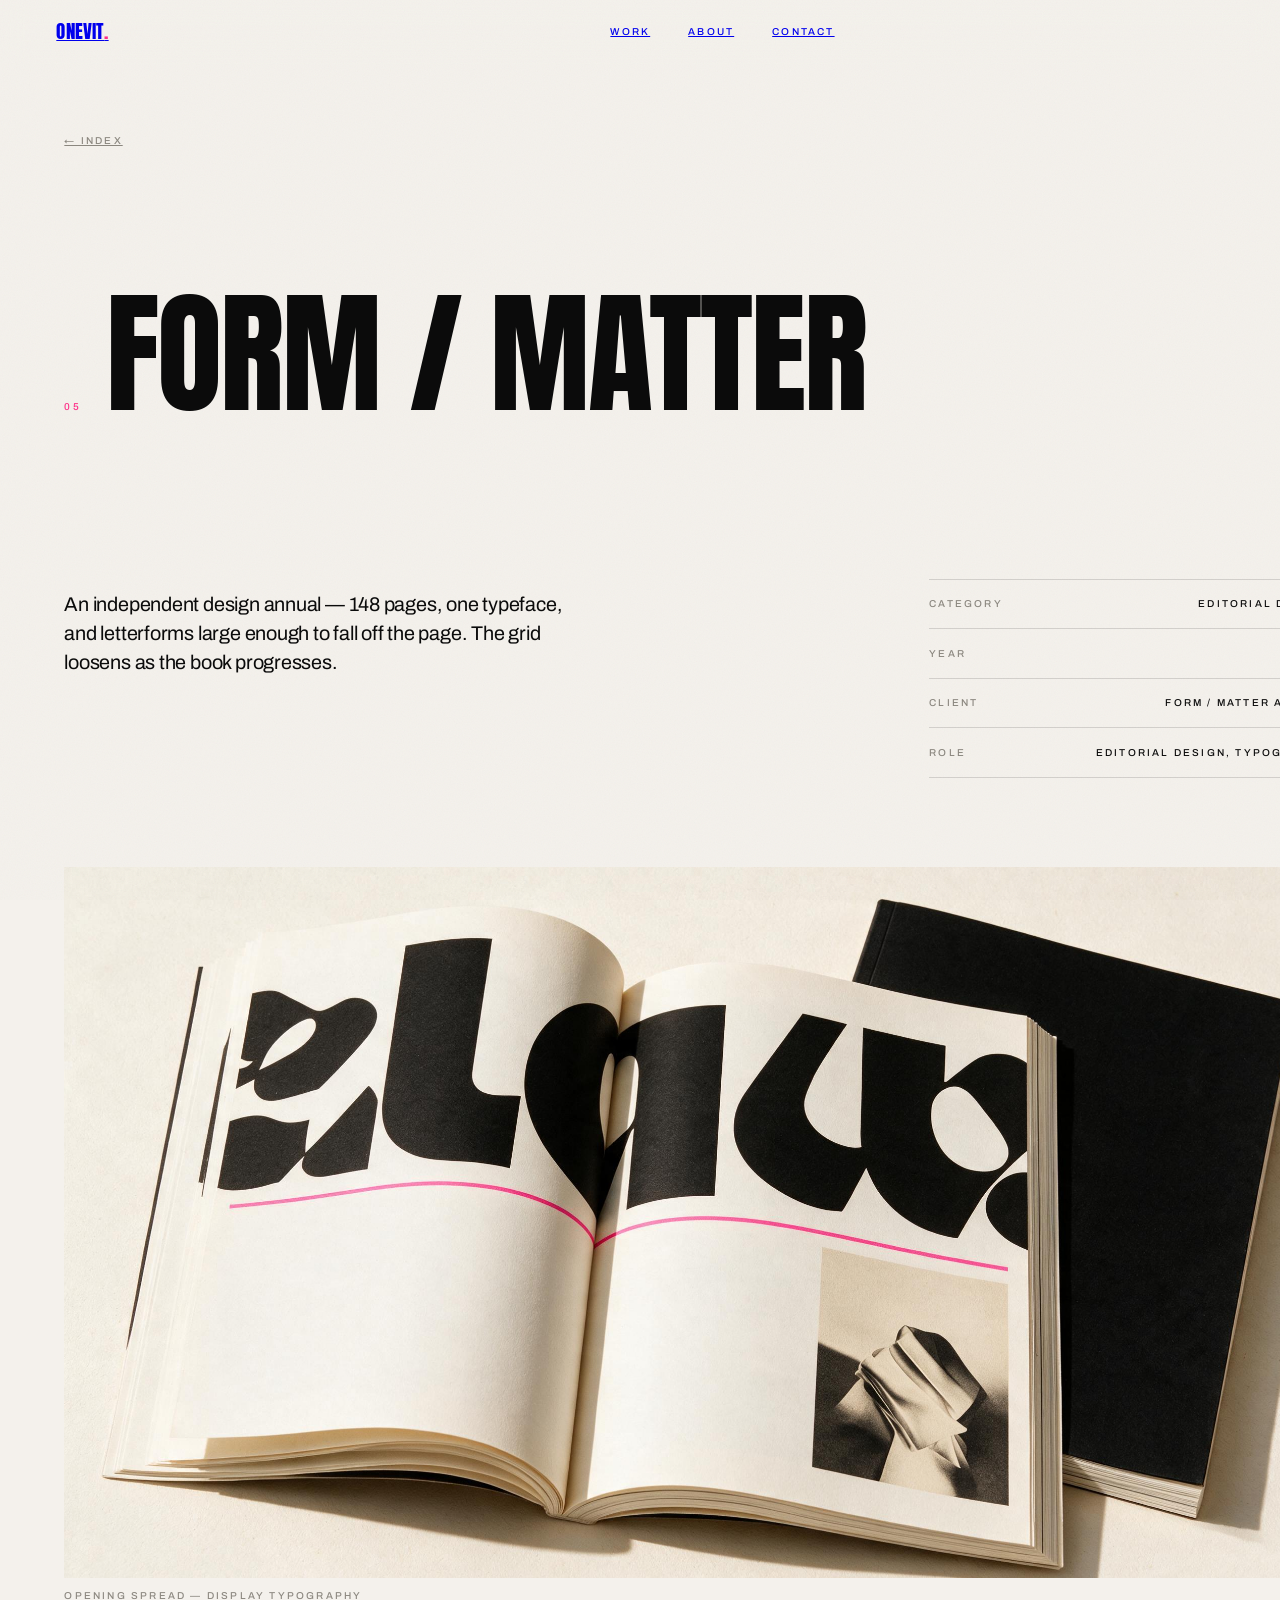
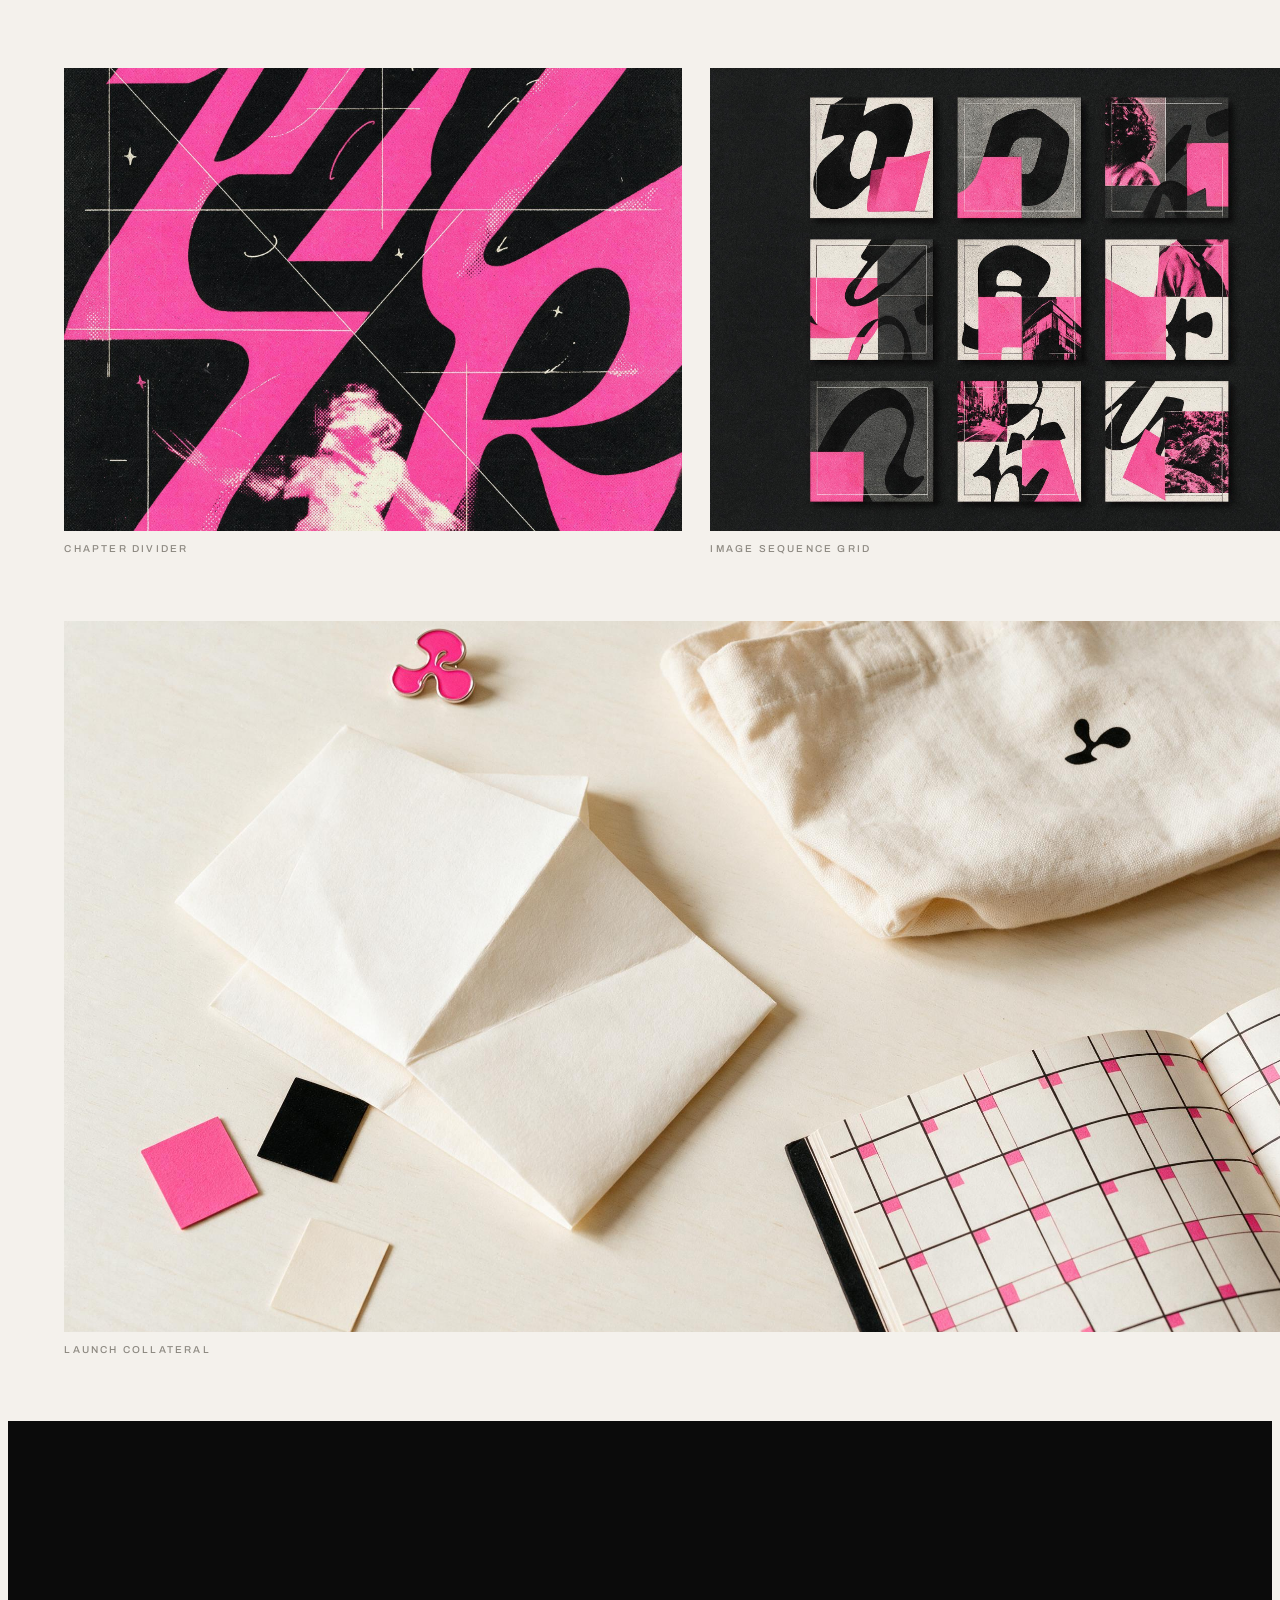
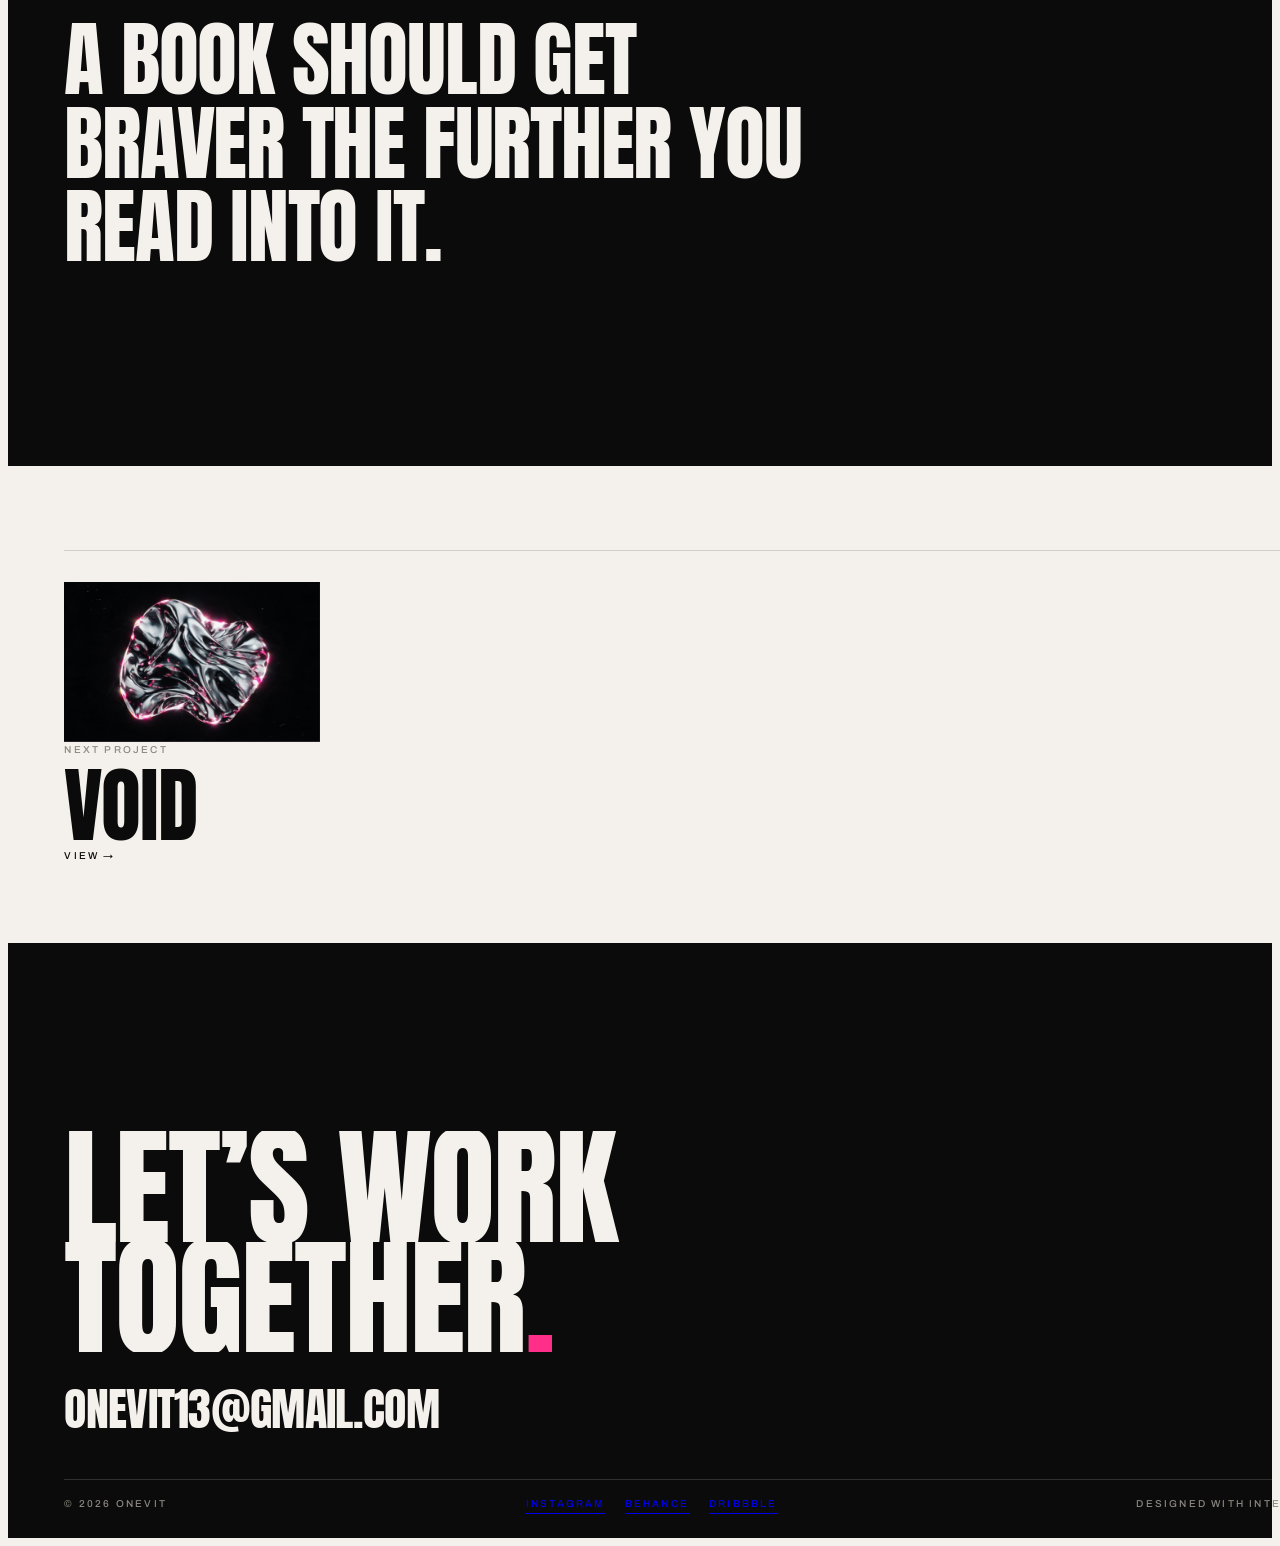
<file: pages/work/form-matter/index.html>
<!DOCTYPE html>
<html lang="en"><head>
<meta charset="utf-8">
<meta name="viewport" content="width=device-width,initial-scale=1">
<title>Form / Matter — Editorial Design — Onevit</title>
<meta name="description" content="An independent design annual — 148 pages, one typeface, and letterforms large enough to fall off the page. The grid loosens as the book progresses.">
<link rel="preconnect" href="https://fonts.googleapis.com">
<link rel="preconnect" href="https://fonts.gstatic.com" crossorigin="">
<link href="https://fonts.googleapis.com/css2?family=Archivo:ital,wght@0,400;0,500;0,600;1,400&amp;family=Anton&amp;display=swap" rel="stylesheet">
<style>
:root{
  --paper:#F4F1EC;
  --paper-2:#EBE7E0;
  --ink:#0B0B0B;
  --char:#171716;
  --grey:#8C8880;
  --grey-2:#B9B4AC;
  --pink:#FF2E88;
  --line:rgba(11,11,11,.14);
  --line-dark:rgba(244,241,236,.16);
  --ease:cubic-bezier(.16,1,.3,1);
}

html{ -webkit-font-smoothing:antialiased; text-rendering:optimizeLegibility; }
body{
  background:var(--paper);
  color:var(--ink);
  font-family:'Archivo',system-ui,sans-serif;
  font-size:15px;
  line-height:1.55;
  overflow-x:hidden;
}

/* ---------- type ---------- */
.display{
  font-family:'Anton',Impact,sans-serif;
  font-weight:400;
  text-transform:uppercase;
  line-height:.82;
  letter-spacing:-.015em;
}
.mono{
  font-family:'Archivo',sans-serif;
  font-size:10px;
  letter-spacing:.22em;
  text-transform:uppercase;
  font-weight:500;
}
.lede{ font-size:clamp(17px,1.55vw,23px); line-height:1.45; letter-spacing:-.011em; }
.dim{ color:var(--grey); }
.pink{ color:var(--pink); }

/* fluid display sizes */
.d-hero{ font-size:clamp(64px,15.2vw,250px); }
.d-xl  { font-size:clamp(46px,10.5vw,168px); }
.d-lg  { font-size:clamp(34px,6.4vw,104px); }
.d-md  { font-size:clamp(26px,3.6vw,58px); }

.rule{ height:1px; background:var(--line); border:0; }
.on-dark .rule{ background:var(--line-dark); }

/* ---------- shell ---------- */
.shell{ width:100%; max-width:1680px; margin:0 auto; padding-left:clamp(18px,4.4vw,72px); padding-right:clamp(18px,4.4vw,72px); }

/* ================================================================
   LAYOUT UTILITIES
   The markup is authored against a Tailwind-style utility API, but
   only preflight is injected — the utilities themselves are not.
   This layer implements exactly the classes used in index.html.
   ================================================================ */

/* display */
.block{ display:block; }
.hidden{ display:none; }
.flex{ display:flex; }
.grid{ display:grid; }
.flex-col{ flex-direction:column; }
.flex-wrap{ flex-wrap:wrap; }

/* alignment */
.items-center{ align-items:center; }
.items-baseline{ align-items:baseline; }
.items-end{ align-items:flex-end; }
.justify-between{ justify-content:space-between; }
.justify-center{ justify-content:center; }
.self-end{ align-self:flex-end; }

/* grid */
.grid-cols-12{ grid-template-columns:repeat(12,minmax(0,1fr)); }
.grid-cols-2{ grid-template-columns:repeat(2,minmax(0,1fr)); }
.col-span-6{ grid-column:span 6/span 6; }
.col-span-12{ grid-column:1/-1; }

/* position */
.fixed{ position:fixed; }
.absolute{ position:absolute; }
.inset-0{ top:0; right:0; bottom:0; left:0; }
.z-\[90\]{ z-index:90; }

/* Prevent grid/flex children from forcing horizontal overflow:
   min-width:auto on an item lets long words push past the track. */
.grid > *, .flex > *{ min-width:0; }

/* ---------- responsive: >=768px ---------- */
@media (min-width:768px){
  .md\:block{ display:block; }
  .md\:flex{ display:flex; }
  .md\:hidden{ display:none; }
  .md\:items-end{ align-items:flex-end; }
  .md\:justify-end{ justify-content:flex-end; }
  .md\:self-end{ align-self:flex-end; }

  .md\:grid-cols-3{ grid-template-columns:repeat(3,minmax(0,1fr)); }

  .md\:col-span-1{ grid-column:span 1/span 1; }
  .md\:col-span-2{ grid-column:span 2/span 2; }
  .md\:col-span-3{ grid-column:span 3/span 3; }
  .md\:col-span-4{ grid-column:span 4/span 4; }
  .md\:col-span-5{ grid-column:span 5/span 5; }
  .md\:col-span-6{ grid-column:span 6/span 6; }
  .md\:col-span-7{ grid-column:span 7/span 7; }
  .md\:col-span-8{ grid-column:span 8/span 8; }
  .md\:col-span-9{ grid-column:span 9/span 9; }

  .md\:col-start-7{ grid-column-start:7; }
  .md\:col-start-9{ grid-column-start:9; }
}

/* ---------- nav ---------- */
.nav{
  position:fixed; top:0; left:0; right:0; z-index:80;
  backdrop-filter:saturate(1.1) blur(14px);
  -webkit-backdrop-filter:saturate(1.1) blur(14px);
  background:rgba(244,241,236,.72);
  border-bottom:1px solid transparent;
  transition:background .5s var(--ease), border-color .5s var(--ease), color .5s var(--ease);
}
.nav.scrolled{ border-bottom-color:var(--line); }
.nav.on-dark-nav{ background:rgba(11,11,11,.66); color:var(--paper); }
.nav.on-dark-nav.scrolled{ border-bottom-color:var(--line-dark); }
.nav a{ position:relative; }
.nav .navlink::after{
  content:''; position:absolute; left:0; bottom:-3px; height:1px; width:100%;
  background:currentColor; transform:scaleX(0); transform-origin:right;
  transition:transform .55s var(--ease);
}
.nav .navlink:hover::after{ transform:scaleX(1); transform-origin:left; }

.dot{ width:6px; height:6px; border-radius:50%; background:var(--pink); display:inline-block; }
.dot-pulse{ animation:pulse 2.4s ease-in-out infinite; }
@keyframes pulse{ 0%,100%{ opacity:1; transform:scale(1);} 50%{ opacity:.35; transform:scale(.78);} }

/* ---------- reveal ---------- */
.rv{ opacity:0; transform:translateY(26px); transition:opacity 1s var(--ease), transform 1s var(--ease); }
.rv.in{ opacity:1; transform:none; }
.rv-d1{ transition-delay:.08s } .rv-d2{ transition-delay:.16s } .rv-d3{ transition-delay:.24s } .rv-d4{ transition-delay:.32s }

/* masked line reveal */
.mask{ overflow:hidden; display:block; }
.mask > span{ display:block; transform:translateY(105%); transition:transform 1.15s var(--ease); }
.mask.in > span, .in > .mask > span{ transform:none; }

/* image reveal: curtain wipe */
.imgwrap{ position:relative; overflow:hidden; background:var(--paper-2); }
.imgwrap::after{
  content:''; position:absolute; inset:0; background:var(--paper);
  transform-origin:bottom; transform:scaleY(1); z-index:2;
  transition:transform 1.25s var(--ease);
}
.on-dark .imgwrap::after{ background:var(--ink); }
.imgwrap.in::after{ transform:scaleY(0); }
.imgwrap img{ display:block; width:100%; height:100%; object-fit:cover; transform:scale(1.08); transition:transform 1.6s var(--ease); }
.imgwrap.in img{ transform:scale(1); }

/* ---------- project hover ---------- */
.proj{ display:block; text-decoration:none; color:inherit; }
.proj .imgwrap img{ will-change:transform; }
.proj:hover .imgwrap.in img{ transform:scale(1.045); transition:transform 1.1s var(--ease); }
.proj .meta-line{ transition:color .5s var(--ease), transform .6s var(--ease); }
.proj:hover .p-title{ color:var(--pink); }
.proj .p-title{ transition:color .45s var(--ease); }
.proj .arr{ display:inline-block; transition:transform .6s var(--ease); }
.proj:hover .arr{ transform:translateX(9px); }

/* ---------- custom cursor ---------- */
.cursor{
  position:fixed; top:0; left:0; z-index:200; pointer-events:none;
  width:86px; height:86px; margin:-43px 0 0 -43px; border-radius:50%;
  background:var(--pink); color:#fff;
  display:flex; align-items:center; justify-content:center;
  font-family:'Archivo',sans-serif; font-size:10px; letter-spacing:.2em; font-weight:600;
  opacity:0; transform:translate3d(-100px,-100px,0) scale(0);
  transition:opacity .4s var(--ease), background .4s var(--ease);
}
.cursor.on{ opacity:1; }
@media (hover:none),(max-width:900px){ .cursor{ display:none !important; } }

/* ---------- services list ---------- */
.svc{ position:relative; display:block; border-top:1px solid var(--line-dark); }
.svc:last-child{ border-bottom:1px solid var(--line-dark); }
.svc .svc-title{ transition:transform .7s var(--ease), color .5s var(--ease); }
.svc:hover .svc-title{ transform:translateX(clamp(10px,2vw,34px)); color:var(--pink); }
.svc .svc-prev{
  position:absolute; right:clamp(10px,5vw,90px); top:50%; width:230px; height:150px;
  transform:translateY(-50%) scale(.9) rotate(-3deg); opacity:0; pointer-events:none;
  transition:opacity .5s var(--ease), transform .7s var(--ease); overflow:hidden; z-index:3;
}
.svc:hover .svc-prev{ opacity:1; transform:translateY(-50%) scale(1) rotate(-2deg); }
.svc .svc-prev img{ width:100%; height:100%; object-fit:cover; display:block; }
.svc .svc-prev::after{ display:none; }
@media (max-width:900px){ .svc .svc-prev{ display:none; } }

/* ---------- marquee ---------- */
.marq{ display:flex; width:max-content; animation:marq 42s linear infinite; }
.marq:hover{ animation-play-state:paused; }
@keyframes marq{ to{ transform:translateX(-50%); } }

/* ---------- misc ---------- */
.link-u{ position:relative; text-decoration:none; }
.link-u::after{
  content:''; position:absolute; left:0; bottom:-2px; height:1px; width:100%;
  background:currentColor; transform:scaleX(1); transform-origin:left;
  transition:transform .5s var(--ease);
}
.link-u:hover::after{ transform:scaleX(0); transform-origin:right; }

.grain{ position:fixed; inset:0; z-index:150; pointer-events:none; opacity:.045; mix-blend-mode:multiply;
  background-image:url("data:image/svg+xml,%3Csvg xmlns='http://www.w3.org/2000/svg' width='180' height='180'%3E%3Cfilter id='n'%3E%3CfeTurbulence type='fractalNoise' baseFrequency='.85' numOctaves='3'/%3E%3C/filter%3E%3Crect width='100%25' height='100%25' filter='url(%23n)'/%3E%3C/svg%3E"); }

::selection{ background:var(--pink); color:#fff; }

/* Fail-safe: if JS/IntersectionObserver never runs, content must still be visible.
   .js class is added by main.js immediately; without it everything renders open. */
html:not(.js) .rv{ opacity:1; transform:none; }
html:not(.js) .mask > span{ transform:none; }
html:not(.js) .imgwrap::after{ transform:scaleY(0); }
html:not(.js) .imgwrap img{ transform:none; }

/* next-project row: stop title and CTA colliding */
.nextrow .nextcta{ white-space:nowrap; flex:none; }
.nextrow .p-title{ display:block; line-height:.92; }
.nextrow{ flex-wrap:nowrap; gap:clamp(16px,2.8vw,40px); align-items:center; }
.nextrow .nextthumb{ display:block; flex:0 0 auto; width:clamp(132px,20vw,264px); }
.nextrow .nexttext{ flex:1 1 auto; min-width:0; }
.nextrow .nextthumb .imgwrap{ width:100%; background:var(--paper-2); }
.on-dark .nextrow .nextthumb .imgwrap{ background:#1d1d1c; }
.nextrow .nextthumb img{ width:100%; height:100%; object-fit:cover; display:block; }
@media (max-width:560px){ .nextrow{ flex-wrap:wrap; } .nextrow .nextthumb{ width:100%; } }


/* display text that wraps to several lines needs real leading */
.d-flow{ line-height:1.02; }

@media (prefers-reduced-motion:reduce){
  .rv,.mask>span,.imgwrap img{ transition:none !important; opacity:1 !important; transform:none !important; }
  .imgwrap::after{ transition:none !important; opacity:1 !important; transform:scaleY(0) !important; }
  .marq{ animation:none; }
}

</style>
<link rel="stylesheet" href="https://cdn.moda.app/runtime-libs/lenis-1.3.23/lenis.css">
<script src="https://cdn.moda.app/runtime-libs/tailwind-browser-4.1.13-index.global.min.js"></script><style data-moda-export-fonts="true">@font-face { font-family: 'Archivo'; src: url("../../../fonts/archivo-thin.ttf") format("truetype"); font-style: normal; font-weight: 100; font-display: swap; }
@font-face { font-family: 'Archivo'; src: url("../../../fonts/archivo-thinitalic.ttf") format("truetype"); font-style: italic; font-weight: 100; font-display: swap; }
@font-face { font-family: 'Archivo'; src: url("../../../fonts/archivo-extralight.ttf") format("truetype"); font-style: normal; font-weight: 200; font-display: swap; }
@font-face { font-family: 'Archivo'; src: url("../../../fonts/archivo-extralightitalic.ttf") format("truetype"); font-style: italic; font-weight: 200; font-display: swap; }
@font-face { font-family: 'Archivo'; src: url("../../../fonts/archivo-light.ttf") format("truetype"); font-style: normal; font-weight: 300; font-display: swap; }
@font-face { font-family: 'Archivo'; src: url("../../../fonts/archivo-lightitalic.ttf") format("truetype"); font-style: italic; font-weight: 300; font-display: swap; }
@font-face { font-family: 'Archivo'; src: url("../../../fonts/archivo-regular.ttf") format("truetype"); font-style: normal; font-weight: 400; font-display: swap; }
@font-face { font-family: 'Archivo'; src: url("../../../fonts/archivo-italic.ttf") format("truetype"); font-style: italic; font-weight: 400; font-display: swap; }
@font-face { font-family: 'Archivo'; src: url("../../../fonts/archivo-medium.ttf") format("truetype"); font-style: normal; font-weight: 500; font-display: swap; }
@font-face { font-family: 'Archivo'; src: url("../../../fonts/archivo-mediumitalic.ttf") format("truetype"); font-style: italic; font-weight: 500; font-display: swap; }
@font-face { font-family: 'Archivo'; src: url("../../../fonts/archivo-semibold.ttf") format("truetype"); font-style: normal; font-weight: 600; font-display: swap; }
@font-face { font-family: 'Archivo'; src: url("../../../fonts/archivo-semibolditalic.ttf") format("truetype"); font-style: italic; font-weight: 600; font-display: swap; }
@font-face { font-family: 'Archivo'; src: url("../../../fonts/archivo-bold.ttf") format("truetype"); font-style: normal; font-weight: 700; font-display: swap; }
@font-face { font-family: 'Archivo'; src: url("../../../fonts/archivo-bolditalic.ttf") format("truetype"); font-style: italic; font-weight: 700; font-display: swap; }
@font-face { font-family: 'Archivo'; src: url("../../../fonts/archivo-extrabold.ttf") format("truetype"); font-style: normal; font-weight: 800; font-display: swap; }
@font-face { font-family: 'Archivo'; src: url("../../../fonts/archivo-extrabolditalic.ttf") format("truetype"); font-style: italic; font-weight: 800; font-display: swap; }
@font-face { font-family: 'Archivo'; src: url("../../../fonts/archivo-black.ttf") format("truetype"); font-style: normal; font-weight: 900; font-display: swap; }
@font-face { font-family: 'Archivo'; src: url("../../../fonts/archivo-blackitalic.ttf") format("truetype"); font-style: italic; font-weight: 900; font-display: swap; }
@font-face { font-family: 'Anton'; src: url("../../../fonts/anton-regular.ttf") format("truetype"); font-style: normal; font-weight: 400; font-display: swap; }</style></head>
<body>

<div class="grain"></div>
<div class="cursor">VIEW</div>

<header class="nav">
  <div class="shell flex items-center justify-between" style="height:64px">
    <a href="/" class="display" style="font-size:19px;letter-spacing:.01em">Onevit<span class="pink">.</span></a>
    <nav class="hidden md:flex items-center" style="gap:38px">
      <a href="/#work" class="mono navlink">Work</a>
      <a href="/#about" class="mono navlink">About</a>
      <a href="/#contact" class="mono navlink">Contact</a>
    </nav>
    <div class="flex items-center" style="gap:14px">
      <span class="hidden sm:flex items-center mono" style="gap:8px"><span class="dot dot-pulse"></span> Available for work</span>
      <a href="/" class="md:hidden mono" style="letter-spacing:.2em">Index</a>
    </div>
  </div>
</header>

<section class="shell" style="padding-top:120px;padding-bottom:clamp(26px,3.4vw,50px)">
  <a href="/#work" class="mono dim" style="display:inline-block;margin-bottom:clamp(20px,3vw,44px)">← Index</a>
  <div class="flex items-baseline" style="gap:clamp(14px,2vw,30px);flex-wrap:wrap">
    <span class="mono pink">05</span>
    <h1 class="display d-xl">Form / Matter</h1>
  </div>
  <div class="grid grid-cols-12" style="gap:clamp(18px,2.6vw,44px);margin-top:clamp(28px,4vw,60px)">
    <div class="col-span-12 md:col-span-6">
      <p class="lede" style="max-width:48ch">An independent design annual — 148 pages, one typeface, and letterforms large enough to fall off the page. The grid loosens as the book progresses.</p>
    </div>
    <div class="col-span-12 md:col-span-4 md:col-start-9">
      <hr class="rule">
      <div class="flex justify-between mono" style="padding:9px 0"><span class="dim">Category</span><span>Editorial Design</span></div>
      <hr class="rule">
      <div class="flex justify-between mono" style="padding:9px 0"><span class="dim">Year</span><span>2024</span></div>
      <hr class="rule">
      <div class="flex justify-between mono" style="padding:9px 0"><span class="dim">Client</span><span>Form / Matter Annual</span></div>
      <hr class="rule">
      <div class="flex justify-between mono" style="padding:9px 0;gap:16px"><span class="dim">Role</span><span style="text-align:right">Editorial Design, Typography</span></div>
      <hr class="rule">
    </div>
  </div>
</section>

<section class="shell" style="padding-top:clamp(20px,3vw,46px)">
<figure style="margin:0 0 clamp(30px,5vw,84px)"><div class="imgwrap" style="aspect-ratio:16/9"><img src="../../../images/78949219-3718-461e-875b-98fd096331e5.jpg" alt="Opening spread — display typography"></div><figcaption class="mono dim" style="margin-top:10px">Opening spread — display typography</figcaption></figure>
<div class="grid grid-cols-12" style="gap:clamp(14px,2.2vw,34px);margin-bottom:clamp(30px,5vw,84px)"><figure class="col-span-12 md:col-span-6" style="margin:0"><div class="imgwrap" style="aspect-ratio:4/3"><img src="../../../images/b5e12967-811c-4be9-8004-e3dd4ce8ab00.jpg" alt="Chapter divider"></div><figcaption class="mono dim" style="margin-top:10px">Chapter divider</figcaption></figure><figure class="col-span-12 md:col-span-6" style="margin:0"><div class="imgwrap" style="aspect-ratio:4/3"><img src="../../../images/5c1acd10-02b7-4778-abdd-658936f327f0.jpg" alt="Image sequence grid"></div><figcaption class="mono dim" style="margin-top:10px">Image sequence grid</figcaption></figure></div>
<figure style="margin:0 0 clamp(30px,5vw,84px)"><div class="imgwrap" style="aspect-ratio:16/9"><img src="../../../images/babfd616-2750-462e-b0c1-059c0d49bfa7.jpg" alt="Launch collateral"></div><figcaption class="mono dim" style="margin-top:10px">Launch collateral</figcaption></figure>
</section>

<section data-nav="dark" class="on-dark" style="background:var(--ink);color:var(--paper)">
  <div class="shell" style="padding-top:clamp(56px,9vw,130px);padding-bottom:clamp(56px,9vw,130px)">
    <p class="display d-lg d-flow rv" style="max-width:18ch">A book should get braver the further you read into it.</p>
  </div>
</section>

<section class="shell" style="padding-top:clamp(46px,6vw,90px);padding-bottom:clamp(46px,6vw,90px)">
  <hr class="rule" style="margin-bottom:clamp(18px,2.4vw,34px)">
  <a href="/work/void" class="proj nextrow flex items-center justify-between" data-cursor="NEXT">
    <span class="nextthumb"><span class="imgwrap in" style="aspect-ratio:16/10;display:block"><img src="../../../images/170db924-1c17-42d3-af0c-a8b0bc180ca3.jpg" alt="Key visual — primary render" loading="lazy" decoding="async"></span></span>
    <span class="nexttext">
      <span class="mono dim" style="display:block;margin-bottom:10px">Next project</span>
      <span class="display d-lg p-title">Void</span>
    </span>
    <span class="mono nextcta" style="padding-bottom:12px">View <span class="arr">→</span></span>
  </a>
</section>

<section data-nav="dark" class="on-dark" style="background:var(--ink);color:var(--paper)">
  <div class="shell" style="padding-top:clamp(46px,6vw,86px);padding-bottom:26px">
    <h2 class="display d-xl rv" style="margin-bottom:clamp(22px,3vw,44px)">
      <span class="mask"><span>Let’s work</span></span>
      <span class="mask"><span>together<span class="pink">.</span></span></span>
    </h2>
    <a href="mailto:onevit13@gmail.com" class="proj display d-md p-title" data-cursor="MAIL">onevit13@gmail.com</a>
    <hr class="rule" style="margin:clamp(30px,4vw,60px) 0 16px">
    <div class="flex flex-wrap items-center justify-between mono" style="gap:14px;color:var(--grey)">
      <span>© <span data-year="">2026</span> Onevit</span>
      <span class="flex" style="gap:20px">
        <a href="https://www.instagram.com/depthstudio._/" class="link-u">Instagram</a>
        <a href="https://www.behance.net/onevit" class="link-u">Behance</a>
        <a href="https://dribbble.com/one_vit" class="link-u">Dribbble</a>
      </span>
      <span>Designed with intention.</span>
    </div>
  </div>
</section>

<script src="https://cdn.moda.app/runtime-libs/lenis-1.3.23/lenis.min.js"></script>
<script src="/assets/main.js"></script>

</body></html>
</file>
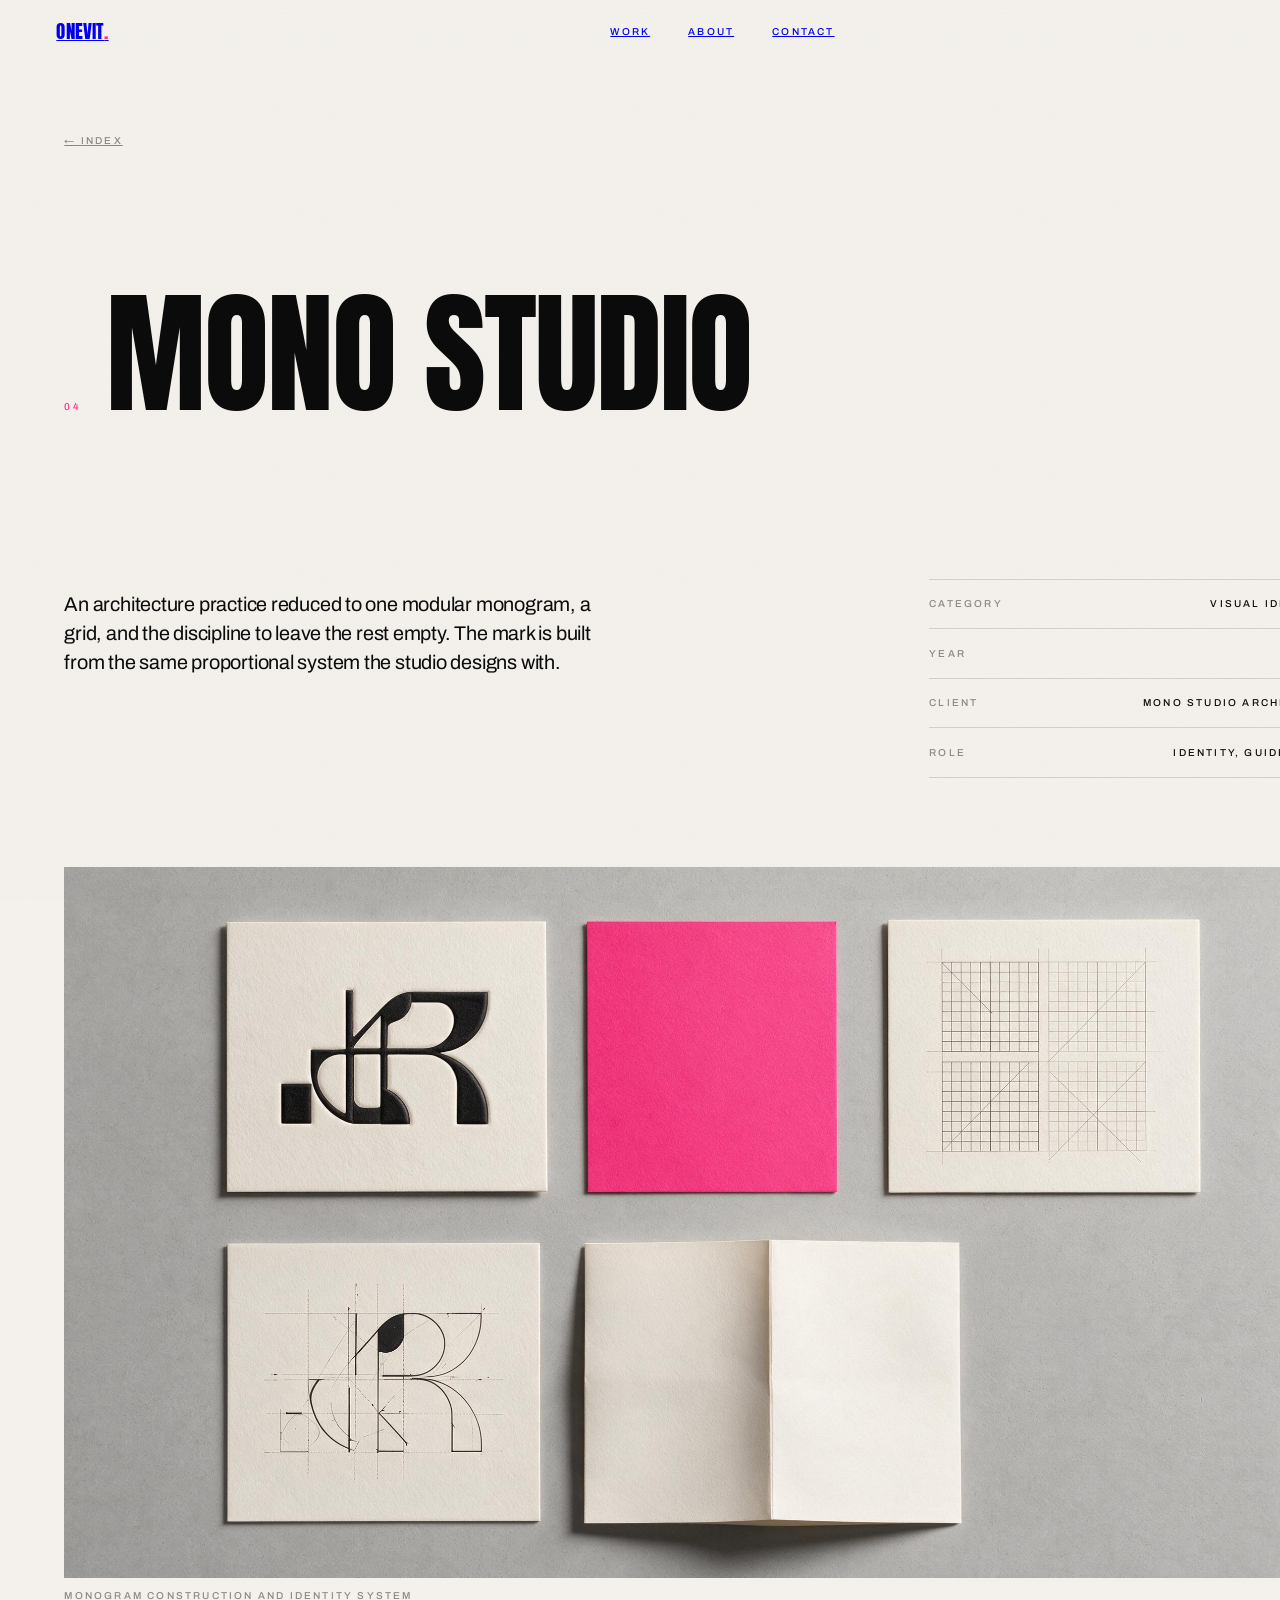
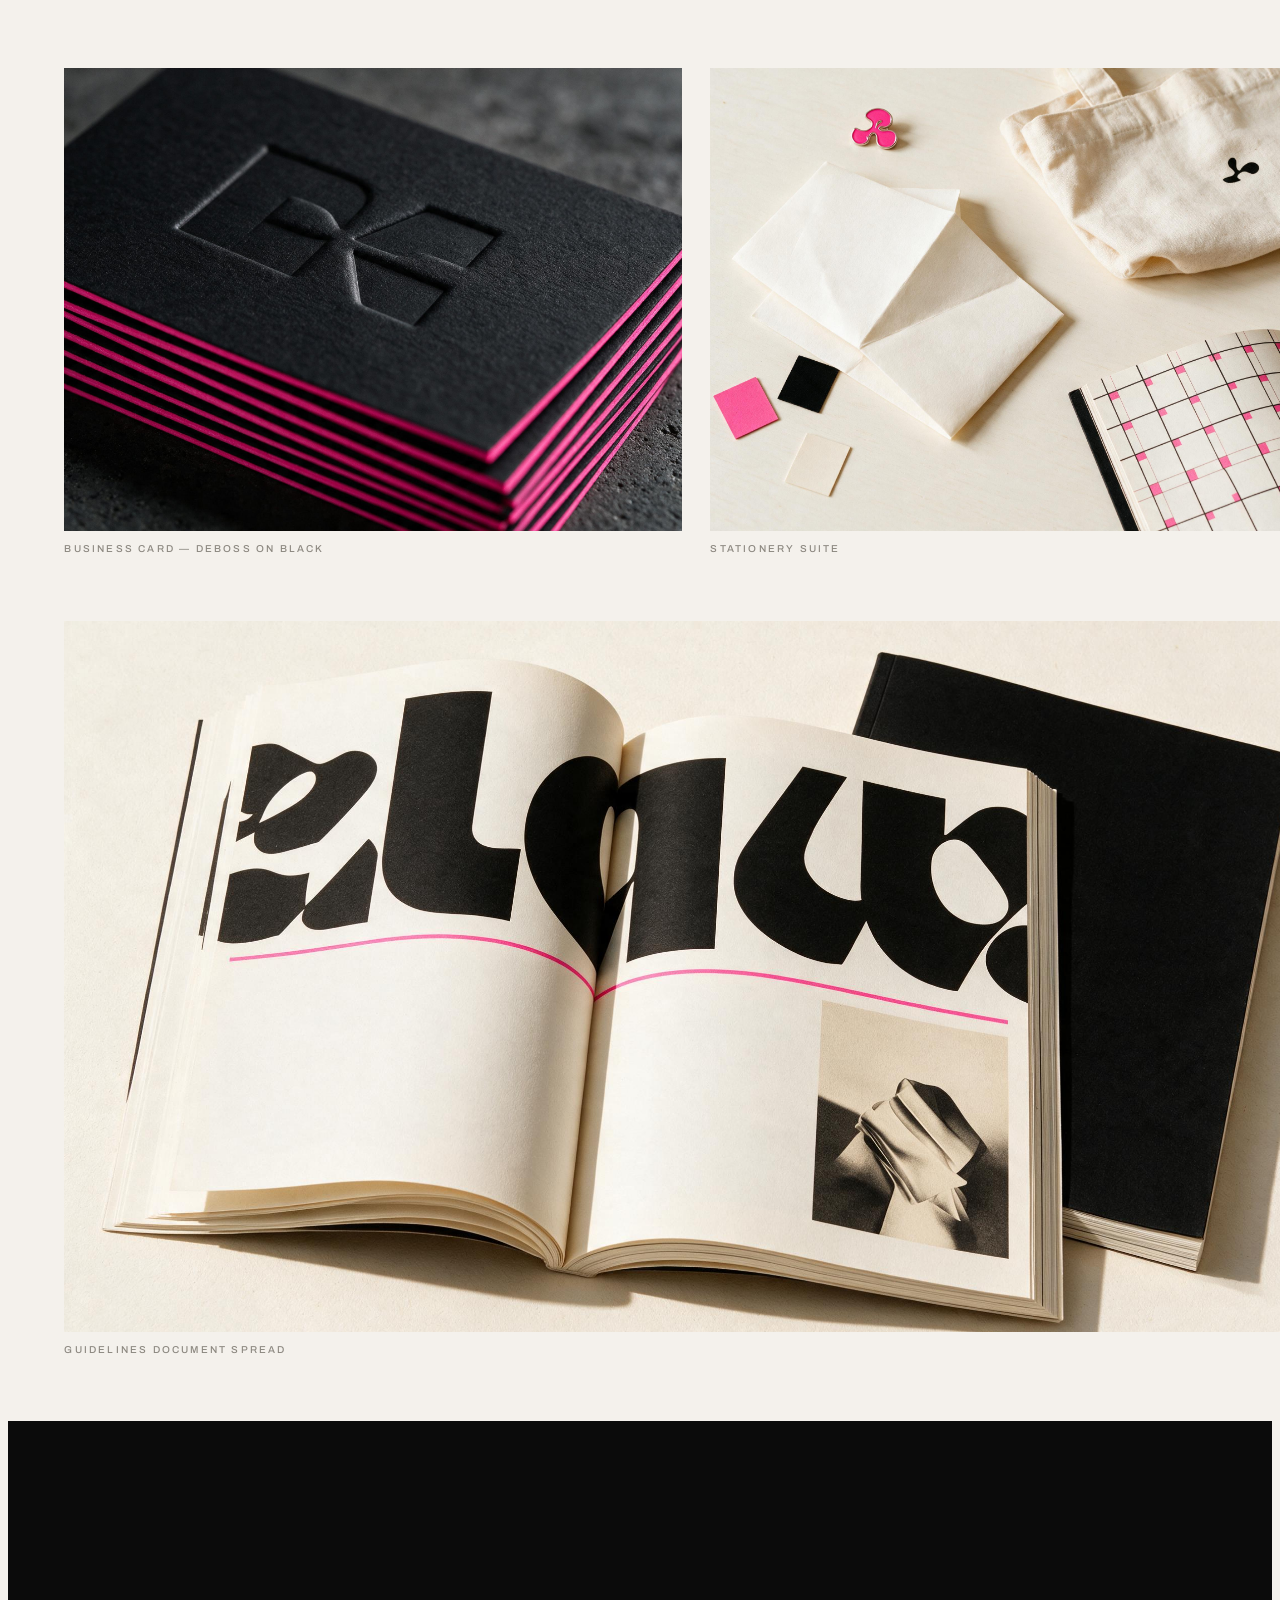
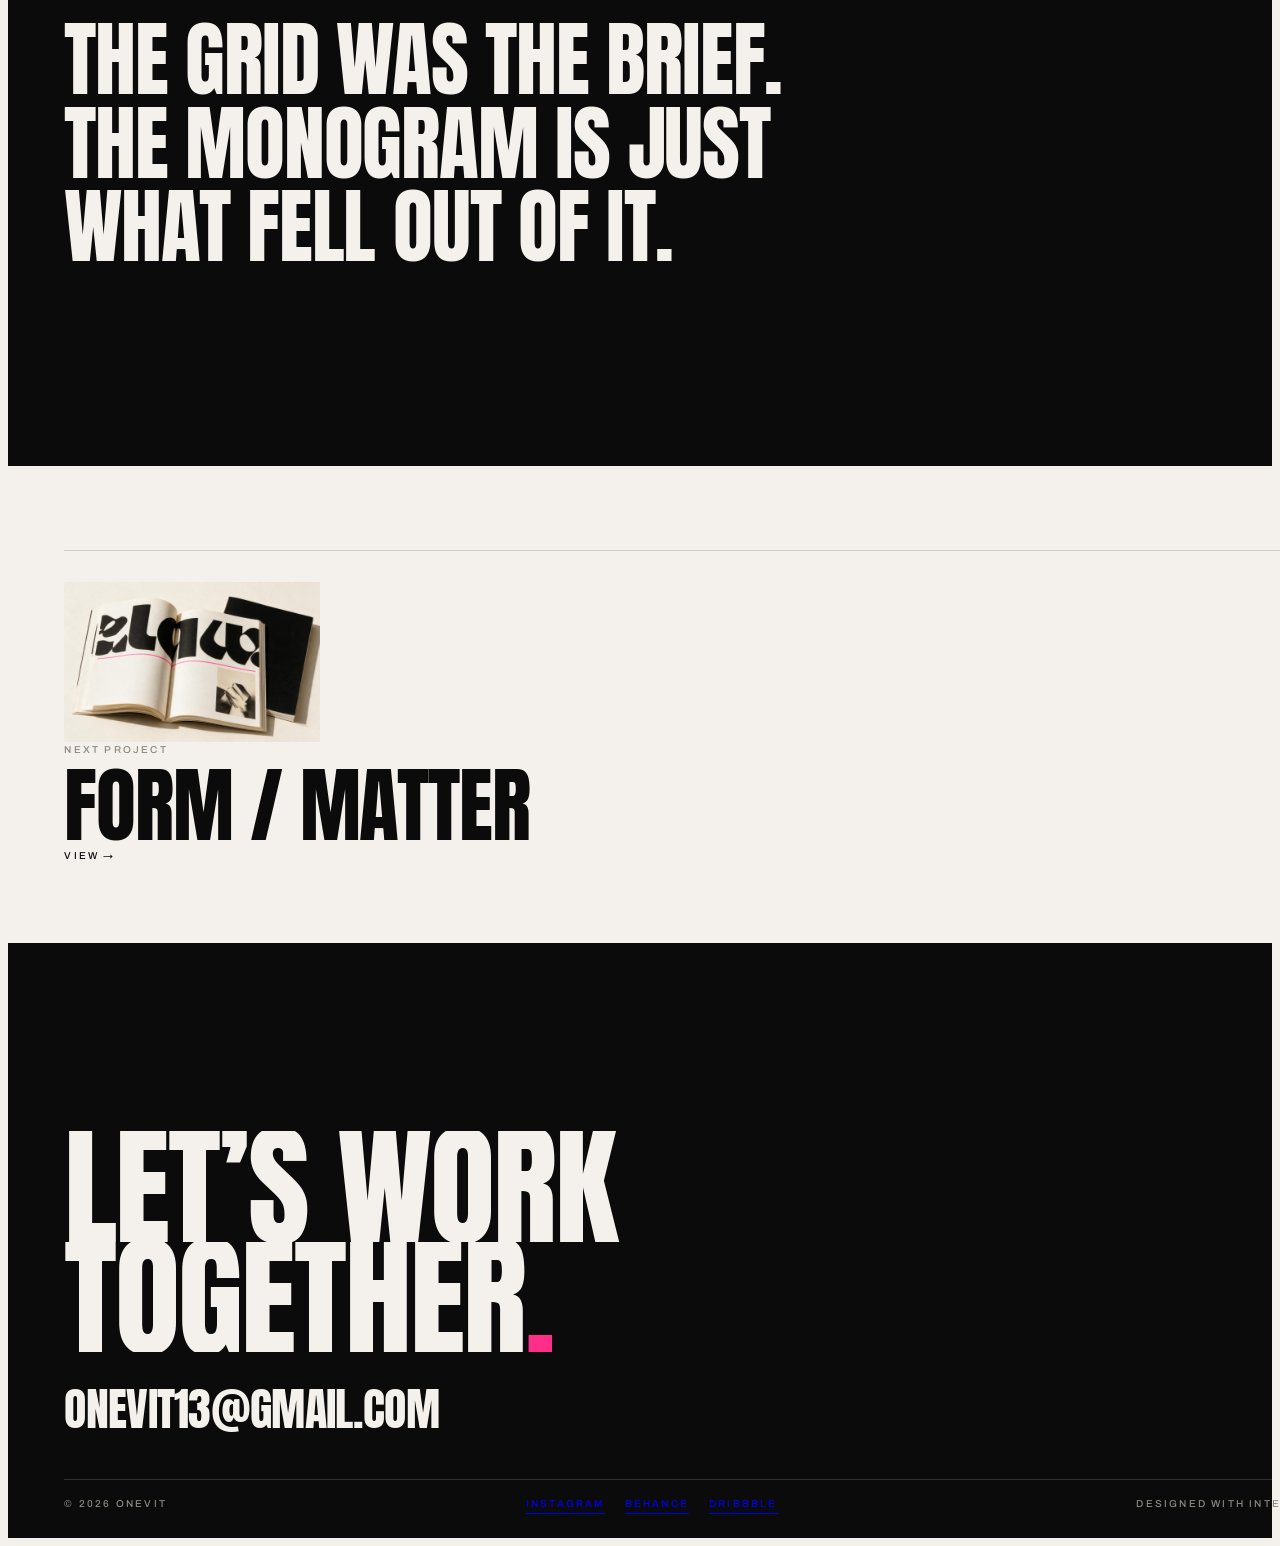
<file: pages/work/mono-studio/index.html>
<!DOCTYPE html>
<html lang="en"><head>
<meta charset="utf-8">
<meta name="viewport" content="width=device-width,initial-scale=1">
<title>Mono Studio — Visual Identity — Onevit</title>
<meta name="description" content="An architecture practice reduced to one modular monogram, a grid, and the discipline to leave the rest empty. The mark is built from the same proportional system the studio designs with.">
<link rel="preconnect" href="https://fonts.googleapis.com">
<link rel="preconnect" href="https://fonts.gstatic.com" crossorigin="">
<link href="https://fonts.googleapis.com/css2?family=Archivo:ital,wght@0,400;0,500;0,600;1,400&amp;family=Anton&amp;display=swap" rel="stylesheet">
<style>
:root{
  --paper:#F4F1EC;
  --paper-2:#EBE7E0;
  --ink:#0B0B0B;
  --char:#171716;
  --grey:#8C8880;
  --grey-2:#B9B4AC;
  --pink:#FF2E88;
  --line:rgba(11,11,11,.14);
  --line-dark:rgba(244,241,236,.16);
  --ease:cubic-bezier(.16,1,.3,1);
}

html{ -webkit-font-smoothing:antialiased; text-rendering:optimizeLegibility; }
body{
  background:var(--paper);
  color:var(--ink);
  font-family:'Archivo',system-ui,sans-serif;
  font-size:15px;
  line-height:1.55;
  overflow-x:hidden;
}

/* ---------- type ---------- */
.display{
  font-family:'Anton',Impact,sans-serif;
  font-weight:400;
  text-transform:uppercase;
  line-height:.82;
  letter-spacing:-.015em;
}
.mono{
  font-family:'Archivo',sans-serif;
  font-size:10px;
  letter-spacing:.22em;
  text-transform:uppercase;
  font-weight:500;
}
.lede{ font-size:clamp(17px,1.55vw,23px); line-height:1.45; letter-spacing:-.011em; }
.dim{ color:var(--grey); }
.pink{ color:var(--pink); }

/* fluid display sizes */
.d-hero{ font-size:clamp(64px,15.2vw,250px); }
.d-xl  { font-size:clamp(46px,10.5vw,168px); }
.d-lg  { font-size:clamp(34px,6.4vw,104px); }
.d-md  { font-size:clamp(26px,3.6vw,58px); }

.rule{ height:1px; background:var(--line); border:0; }
.on-dark .rule{ background:var(--line-dark); }

/* ---------- shell ---------- */
.shell{ width:100%; max-width:1680px; margin:0 auto; padding-left:clamp(18px,4.4vw,72px); padding-right:clamp(18px,4.4vw,72px); }

/* ================================================================
   LAYOUT UTILITIES
   The markup is authored against a Tailwind-style utility API, but
   only preflight is injected — the utilities themselves are not.
   This layer implements exactly the classes used in index.html.
   ================================================================ */

/* display */
.block{ display:block; }
.hidden{ display:none; }
.flex{ display:flex; }
.grid{ display:grid; }
.flex-col{ flex-direction:column; }
.flex-wrap{ flex-wrap:wrap; }

/* alignment */
.items-center{ align-items:center; }
.items-baseline{ align-items:baseline; }
.items-end{ align-items:flex-end; }
.justify-between{ justify-content:space-between; }
.justify-center{ justify-content:center; }
.self-end{ align-self:flex-end; }

/* grid */
.grid-cols-12{ grid-template-columns:repeat(12,minmax(0,1fr)); }
.grid-cols-2{ grid-template-columns:repeat(2,minmax(0,1fr)); }
.col-span-6{ grid-column:span 6/span 6; }
.col-span-12{ grid-column:1/-1; }

/* position */
.fixed{ position:fixed; }
.absolute{ position:absolute; }
.inset-0{ top:0; right:0; bottom:0; left:0; }
.z-\[90\]{ z-index:90; }

/* Prevent grid/flex children from forcing horizontal overflow:
   min-width:auto on an item lets long words push past the track. */
.grid > *, .flex > *{ min-width:0; }

/* ---------- responsive: >=768px ---------- */
@media (min-width:768px){
  .md\:block{ display:block; }
  .md\:flex{ display:flex; }
  .md\:hidden{ display:none; }
  .md\:items-end{ align-items:flex-end; }
  .md\:justify-end{ justify-content:flex-end; }
  .md\:self-end{ align-self:flex-end; }

  .md\:grid-cols-3{ grid-template-columns:repeat(3,minmax(0,1fr)); }

  .md\:col-span-1{ grid-column:span 1/span 1; }
  .md\:col-span-2{ grid-column:span 2/span 2; }
  .md\:col-span-3{ grid-column:span 3/span 3; }
  .md\:col-span-4{ grid-column:span 4/span 4; }
  .md\:col-span-5{ grid-column:span 5/span 5; }
  .md\:col-span-6{ grid-column:span 6/span 6; }
  .md\:col-span-7{ grid-column:span 7/span 7; }
  .md\:col-span-8{ grid-column:span 8/span 8; }
  .md\:col-span-9{ grid-column:span 9/span 9; }

  .md\:col-start-7{ grid-column-start:7; }
  .md\:col-start-9{ grid-column-start:9; }
}

/* ---------- nav ---------- */
.nav{
  position:fixed; top:0; left:0; right:0; z-index:80;
  backdrop-filter:saturate(1.1) blur(14px);
  -webkit-backdrop-filter:saturate(1.1) blur(14px);
  background:rgba(244,241,236,.72);
  border-bottom:1px solid transparent;
  transition:background .5s var(--ease), border-color .5s var(--ease), color .5s var(--ease);
}
.nav.scrolled{ border-bottom-color:var(--line); }
.nav.on-dark-nav{ background:rgba(11,11,11,.66); color:var(--paper); }
.nav.on-dark-nav.scrolled{ border-bottom-color:var(--line-dark); }
.nav a{ position:relative; }
.nav .navlink::after{
  content:''; position:absolute; left:0; bottom:-3px; height:1px; width:100%;
  background:currentColor; transform:scaleX(0); transform-origin:right;
  transition:transform .55s var(--ease);
}
.nav .navlink:hover::after{ transform:scaleX(1); transform-origin:left; }

.dot{ width:6px; height:6px; border-radius:50%; background:var(--pink); display:inline-block; }
.dot-pulse{ animation:pulse 2.4s ease-in-out infinite; }
@keyframes pulse{ 0%,100%{ opacity:1; transform:scale(1);} 50%{ opacity:.35; transform:scale(.78);} }

/* ---------- reveal ---------- */
.rv{ opacity:0; transform:translateY(26px); transition:opacity 1s var(--ease), transform 1s var(--ease); }
.rv.in{ opacity:1; transform:none; }
.rv-d1{ transition-delay:.08s } .rv-d2{ transition-delay:.16s } .rv-d3{ transition-delay:.24s } .rv-d4{ transition-delay:.32s }

/* masked line reveal */
.mask{ overflow:hidden; display:block; }
.mask > span{ display:block; transform:translateY(105%); transition:transform 1.15s var(--ease); }
.mask.in > span, .in > .mask > span{ transform:none; }

/* image reveal: curtain wipe */
.imgwrap{ position:relative; overflow:hidden; background:var(--paper-2); }
.imgwrap::after{
  content:''; position:absolute; inset:0; background:var(--paper);
  transform-origin:bottom; transform:scaleY(1); z-index:2;
  transition:transform 1.25s var(--ease);
}
.on-dark .imgwrap::after{ background:var(--ink); }
.imgwrap.in::after{ transform:scaleY(0); }
.imgwrap img{ display:block; width:100%; height:100%; object-fit:cover; transform:scale(1.08); transition:transform 1.6s var(--ease); }
.imgwrap.in img{ transform:scale(1); }

/* ---------- project hover ---------- */
.proj{ display:block; text-decoration:none; color:inherit; }
.proj .imgwrap img{ will-change:transform; }
.proj:hover .imgwrap.in img{ transform:scale(1.045); transition:transform 1.1s var(--ease); }
.proj .meta-line{ transition:color .5s var(--ease), transform .6s var(--ease); }
.proj:hover .p-title{ color:var(--pink); }
.proj .p-title{ transition:color .45s var(--ease); }
.proj .arr{ display:inline-block; transition:transform .6s var(--ease); }
.proj:hover .arr{ transform:translateX(9px); }

/* ---------- custom cursor ---------- */
.cursor{
  position:fixed; top:0; left:0; z-index:200; pointer-events:none;
  width:86px; height:86px; margin:-43px 0 0 -43px; border-radius:50%;
  background:var(--pink); color:#fff;
  display:flex; align-items:center; justify-content:center;
  font-family:'Archivo',sans-serif; font-size:10px; letter-spacing:.2em; font-weight:600;
  opacity:0; transform:translate3d(-100px,-100px,0) scale(0);
  transition:opacity .4s var(--ease), background .4s var(--ease);
}
.cursor.on{ opacity:1; }
@media (hover:none),(max-width:900px){ .cursor{ display:none !important; } }

/* ---------- services list ---------- */
.svc{ position:relative; display:block; border-top:1px solid var(--line-dark); }
.svc:last-child{ border-bottom:1px solid var(--line-dark); }
.svc .svc-title{ transition:transform .7s var(--ease), color .5s var(--ease); }
.svc:hover .svc-title{ transform:translateX(clamp(10px,2vw,34px)); color:var(--pink); }
.svc .svc-prev{
  position:absolute; right:clamp(10px,5vw,90px); top:50%; width:230px; height:150px;
  transform:translateY(-50%) scale(.9) rotate(-3deg); opacity:0; pointer-events:none;
  transition:opacity .5s var(--ease), transform .7s var(--ease); overflow:hidden; z-index:3;
}
.svc:hover .svc-prev{ opacity:1; transform:translateY(-50%) scale(1) rotate(-2deg); }
.svc .svc-prev img{ width:100%; height:100%; object-fit:cover; display:block; }
.svc .svc-prev::after{ display:none; }
@media (max-width:900px){ .svc .svc-prev{ display:none; } }

/* ---------- marquee ---------- */
.marq{ display:flex; width:max-content; animation:marq 42s linear infinite; }
.marq:hover{ animation-play-state:paused; }
@keyframes marq{ to{ transform:translateX(-50%); } }

/* ---------- misc ---------- */
.link-u{ position:relative; text-decoration:none; }
.link-u::after{
  content:''; position:absolute; left:0; bottom:-2px; height:1px; width:100%;
  background:currentColor; transform:scaleX(1); transform-origin:left;
  transition:transform .5s var(--ease);
}
.link-u:hover::after{ transform:scaleX(0); transform-origin:right; }

.grain{ position:fixed; inset:0; z-index:150; pointer-events:none; opacity:.045; mix-blend-mode:multiply;
  background-image:url("data:image/svg+xml,%3Csvg xmlns='http://www.w3.org/2000/svg' width='180' height='180'%3E%3Cfilter id='n'%3E%3CfeTurbulence type='fractalNoise' baseFrequency='.85' numOctaves='3'/%3E%3C/filter%3E%3Crect width='100%25' height='100%25' filter='url(%23n)'/%3E%3C/svg%3E"); }

::selection{ background:var(--pink); color:#fff; }

/* Fail-safe: if JS/IntersectionObserver never runs, content must still be visible.
   .js class is added by main.js immediately; without it everything renders open. */
html:not(.js) .rv{ opacity:1; transform:none; }
html:not(.js) .mask > span{ transform:none; }
html:not(.js) .imgwrap::after{ transform:scaleY(0); }
html:not(.js) .imgwrap img{ transform:none; }

/* next-project row: stop title and CTA colliding */
.nextrow .nextcta{ white-space:nowrap; flex:none; }
.nextrow .p-title{ display:block; line-height:.92; }
.nextrow{ flex-wrap:nowrap; gap:clamp(16px,2.8vw,40px); align-items:center; }
.nextrow .nextthumb{ display:block; flex:0 0 auto; width:clamp(132px,20vw,264px); }
.nextrow .nexttext{ flex:1 1 auto; min-width:0; }
.nextrow .nextthumb .imgwrap{ width:100%; background:var(--paper-2); }
.on-dark .nextrow .nextthumb .imgwrap{ background:#1d1d1c; }
.nextrow .nextthumb img{ width:100%; height:100%; object-fit:cover; display:block; }
@media (max-width:560px){ .nextrow{ flex-wrap:wrap; } .nextrow .nextthumb{ width:100%; } }


/* display text that wraps to several lines needs real leading */
.d-flow{ line-height:1.02; }

@media (prefers-reduced-motion:reduce){
  .rv,.mask>span,.imgwrap img{ transition:none !important; opacity:1 !important; transform:none !important; }
  .imgwrap::after{ transition:none !important; opacity:1 !important; transform:scaleY(0) !important; }
  .marq{ animation:none; }
}

</style>
<link rel="stylesheet" href="https://cdn.moda.app/runtime-libs/lenis-1.3.23/lenis.css">
<script src="https://cdn.moda.app/runtime-libs/tailwind-browser-4.1.13-index.global.min.js"></script><style data-moda-export-fonts="true">@font-face { font-family: 'Archivo'; src: url("../../../fonts/archivo-thin.ttf") format("truetype"); font-style: normal; font-weight: 100; font-display: swap; }
@font-face { font-family: 'Archivo'; src: url("../../../fonts/archivo-thinitalic.ttf") format("truetype"); font-style: italic; font-weight: 100; font-display: swap; }
@font-face { font-family: 'Archivo'; src: url("../../../fonts/archivo-extralight.ttf") format("truetype"); font-style: normal; font-weight: 200; font-display: swap; }
@font-face { font-family: 'Archivo'; src: url("../../../fonts/archivo-extralightitalic.ttf") format("truetype"); font-style: italic; font-weight: 200; font-display: swap; }
@font-face { font-family: 'Archivo'; src: url("../../../fonts/archivo-light.ttf") format("truetype"); font-style: normal; font-weight: 300; font-display: swap; }
@font-face { font-family: 'Archivo'; src: url("../../../fonts/archivo-lightitalic.ttf") format("truetype"); font-style: italic; font-weight: 300; font-display: swap; }
@font-face { font-family: 'Archivo'; src: url("../../../fonts/archivo-regular.ttf") format("truetype"); font-style: normal; font-weight: 400; font-display: swap; }
@font-face { font-family: 'Archivo'; src: url("../../../fonts/archivo-italic.ttf") format("truetype"); font-style: italic; font-weight: 400; font-display: swap; }
@font-face { font-family: 'Archivo'; src: url("../../../fonts/archivo-medium.ttf") format("truetype"); font-style: normal; font-weight: 500; font-display: swap; }
@font-face { font-family: 'Archivo'; src: url("../../../fonts/archivo-mediumitalic.ttf") format("truetype"); font-style: italic; font-weight: 500; font-display: swap; }
@font-face { font-family: 'Archivo'; src: url("../../../fonts/archivo-semibold.ttf") format("truetype"); font-style: normal; font-weight: 600; font-display: swap; }
@font-face { font-family: 'Archivo'; src: url("../../../fonts/archivo-semibolditalic.ttf") format("truetype"); font-style: italic; font-weight: 600; font-display: swap; }
@font-face { font-family: 'Archivo'; src: url("../../../fonts/archivo-bold.ttf") format("truetype"); font-style: normal; font-weight: 700; font-display: swap; }
@font-face { font-family: 'Archivo'; src: url("../../../fonts/archivo-bolditalic.ttf") format("truetype"); font-style: italic; font-weight: 700; font-display: swap; }
@font-face { font-family: 'Archivo'; src: url("../../../fonts/archivo-extrabold.ttf") format("truetype"); font-style: normal; font-weight: 800; font-display: swap; }
@font-face { font-family: 'Archivo'; src: url("../../../fonts/archivo-extrabolditalic.ttf") format("truetype"); font-style: italic; font-weight: 800; font-display: swap; }
@font-face { font-family: 'Archivo'; src: url("../../../fonts/archivo-black.ttf") format("truetype"); font-style: normal; font-weight: 900; font-display: swap; }
@font-face { font-family: 'Archivo'; src: url("../../../fonts/archivo-blackitalic.ttf") format("truetype"); font-style: italic; font-weight: 900; font-display: swap; }
@font-face { font-family: 'Anton'; src: url("../../../fonts/anton-regular.ttf") format("truetype"); font-style: normal; font-weight: 400; font-display: swap; }</style></head>
<body>

<div class="grain"></div>
<div class="cursor">VIEW</div>

<header class="nav">
  <div class="shell flex items-center justify-between" style="height:64px">
    <a href="/" class="display" style="font-size:19px;letter-spacing:.01em">Onevit<span class="pink">.</span></a>
    <nav class="hidden md:flex items-center" style="gap:38px">
      <a href="/#work" class="mono navlink">Work</a>
      <a href="/#about" class="mono navlink">About</a>
      <a href="/#contact" class="mono navlink">Contact</a>
    </nav>
    <div class="flex items-center" style="gap:14px">
      <span class="hidden sm:flex items-center mono" style="gap:8px"><span class="dot dot-pulse"></span> Available for work</span>
      <a href="/" class="md:hidden mono" style="letter-spacing:.2em">Index</a>
    </div>
  </div>
</header>

<section class="shell" style="padding-top:120px;padding-bottom:clamp(26px,3.4vw,50px)">
  <a href="/#work" class="mono dim" style="display:inline-block;margin-bottom:clamp(20px,3vw,44px)">← Index</a>
  <div class="flex items-baseline" style="gap:clamp(14px,2vw,30px);flex-wrap:wrap">
    <span class="mono pink">04</span>
    <h1 class="display d-xl">Mono Studio</h1>
  </div>
  <div class="grid grid-cols-12" style="gap:clamp(18px,2.6vw,44px);margin-top:clamp(28px,4vw,60px)">
    <div class="col-span-12 md:col-span-6">
      <p class="lede" style="max-width:48ch">An architecture practice reduced to one modular monogram, a grid, and the discipline to leave the rest empty. The mark is built from the same proportional system the studio designs with.</p>
    </div>
    <div class="col-span-12 md:col-span-4 md:col-start-9">
      <hr class="rule">
      <div class="flex justify-between mono" style="padding:9px 0"><span class="dim">Category</span><span>Visual Identity</span></div>
      <hr class="rule">
      <div class="flex justify-between mono" style="padding:9px 0"><span class="dim">Year</span><span>2025</span></div>
      <hr class="rule">
      <div class="flex justify-between mono" style="padding:9px 0"><span class="dim">Client</span><span>Mono Studio Architects</span></div>
      <hr class="rule">
      <div class="flex justify-between mono" style="padding:9px 0;gap:16px"><span class="dim">Role</span><span style="text-align:right">Identity, Guidelines</span></div>
      <hr class="rule">
    </div>
  </div>
</section>

<section class="shell" style="padding-top:clamp(20px,3vw,46px)">
<figure style="margin:0 0 clamp(30px,5vw,84px)"><div class="imgwrap" style="aspect-ratio:16/9"><img src="../../../images/55382a5c-c7cb-4652-aa53-b24c6d58e9b3.jpg" alt="Monogram construction and identity system"></div><figcaption class="mono dim" style="margin-top:10px">Monogram construction and identity system</figcaption></figure>
<div class="grid grid-cols-12" style="gap:clamp(14px,2.2vw,34px);margin-bottom:clamp(30px,5vw,84px)"><figure class="col-span-12 md:col-span-6" style="margin:0"><div class="imgwrap" style="aspect-ratio:4/3"><img src="../../../images/99ddef08-ebf4-49ef-b298-8dd98e23aa9c.jpg" alt="Business card — deboss on black"></div><figcaption class="mono dim" style="margin-top:10px">Business card — deboss on black</figcaption></figure><figure class="col-span-12 md:col-span-6" style="margin:0"><div class="imgwrap" style="aspect-ratio:4/3"><img src="../../../images/babfd616-2750-462e-b0c1-059c0d49bfa7.jpg" alt="Stationery suite"></div><figcaption class="mono dim" style="margin-top:10px">Stationery suite</figcaption></figure></div>
<figure style="margin:0 0 clamp(30px,5vw,84px)"><div class="imgwrap" style="aspect-ratio:16/9"><img src="../../../images/78949219-3718-461e-875b-98fd096331e5.jpg" alt="Guidelines document spread"></div><figcaption class="mono dim" style="margin-top:10px">Guidelines document spread</figcaption></figure>
</section>

<section data-nav="dark" class="on-dark" style="background:var(--ink);color:var(--paper)">
  <div class="shell" style="padding-top:clamp(56px,9vw,130px);padding-bottom:clamp(56px,9vw,130px)">
    <p class="display d-lg d-flow rv" style="max-width:18ch">The grid was the brief. The monogram is just what fell out of it.</p>
  </div>
</section>

<section class="shell" style="padding-top:clamp(46px,6vw,90px);padding-bottom:clamp(46px,6vw,90px)">
  <hr class="rule" style="margin-bottom:clamp(18px,2.4vw,34px)">
  <a href="/work/form-matter" class="proj nextrow flex items-center justify-between" data-cursor="NEXT">
    <span class="nextthumb"><span class="imgwrap in" style="aspect-ratio:16/10;display:block"><img src="../../../images/78949219-3718-461e-875b-98fd096331e5.jpg" alt="Opening spread — display typography" loading="lazy" decoding="async"></span></span>
    <span class="nexttext">
      <span class="mono dim" style="display:block;margin-bottom:10px">Next project</span>
      <span class="display d-lg p-title">Form / Matter</span>
    </span>
    <span class="mono nextcta" style="padding-bottom:12px">View <span class="arr">→</span></span>
  </a>
</section>

<section data-nav="dark" class="on-dark" style="background:var(--ink);color:var(--paper)">
  <div class="shell" style="padding-top:clamp(46px,6vw,86px);padding-bottom:26px">
    <h2 class="display d-xl rv" style="margin-bottom:clamp(22px,3vw,44px)">
      <span class="mask"><span>Let’s work</span></span>
      <span class="mask"><span>together<span class="pink">.</span></span></span>
    </h2>
    <a href="mailto:onevit13@gmail.com" class="proj display d-md p-title" data-cursor="MAIL">onevit13@gmail.com</a>
    <hr class="rule" style="margin:clamp(30px,4vw,60px) 0 16px">
    <div class="flex flex-wrap items-center justify-between mono" style="gap:14px;color:var(--grey)">
      <span>© <span data-year="">2026</span> Onevit</span>
      <span class="flex" style="gap:20px">
        <a href="https://www.instagram.com/depthstudio._/" class="link-u">Instagram</a>
        <a href="https://www.behance.net/onevit" class="link-u">Behance</a>
        <a href="https://dribbble.com/one_vit" class="link-u">Dribbble</a>
      </span>
      <span>Designed with intention.</span>
    </div>
  </div>
</section>

<script src="https://cdn.moda.app/runtime-libs/lenis-1.3.23/lenis.min.js"></script>
<script src="/assets/main.js"></script>

</body></html>
</file>
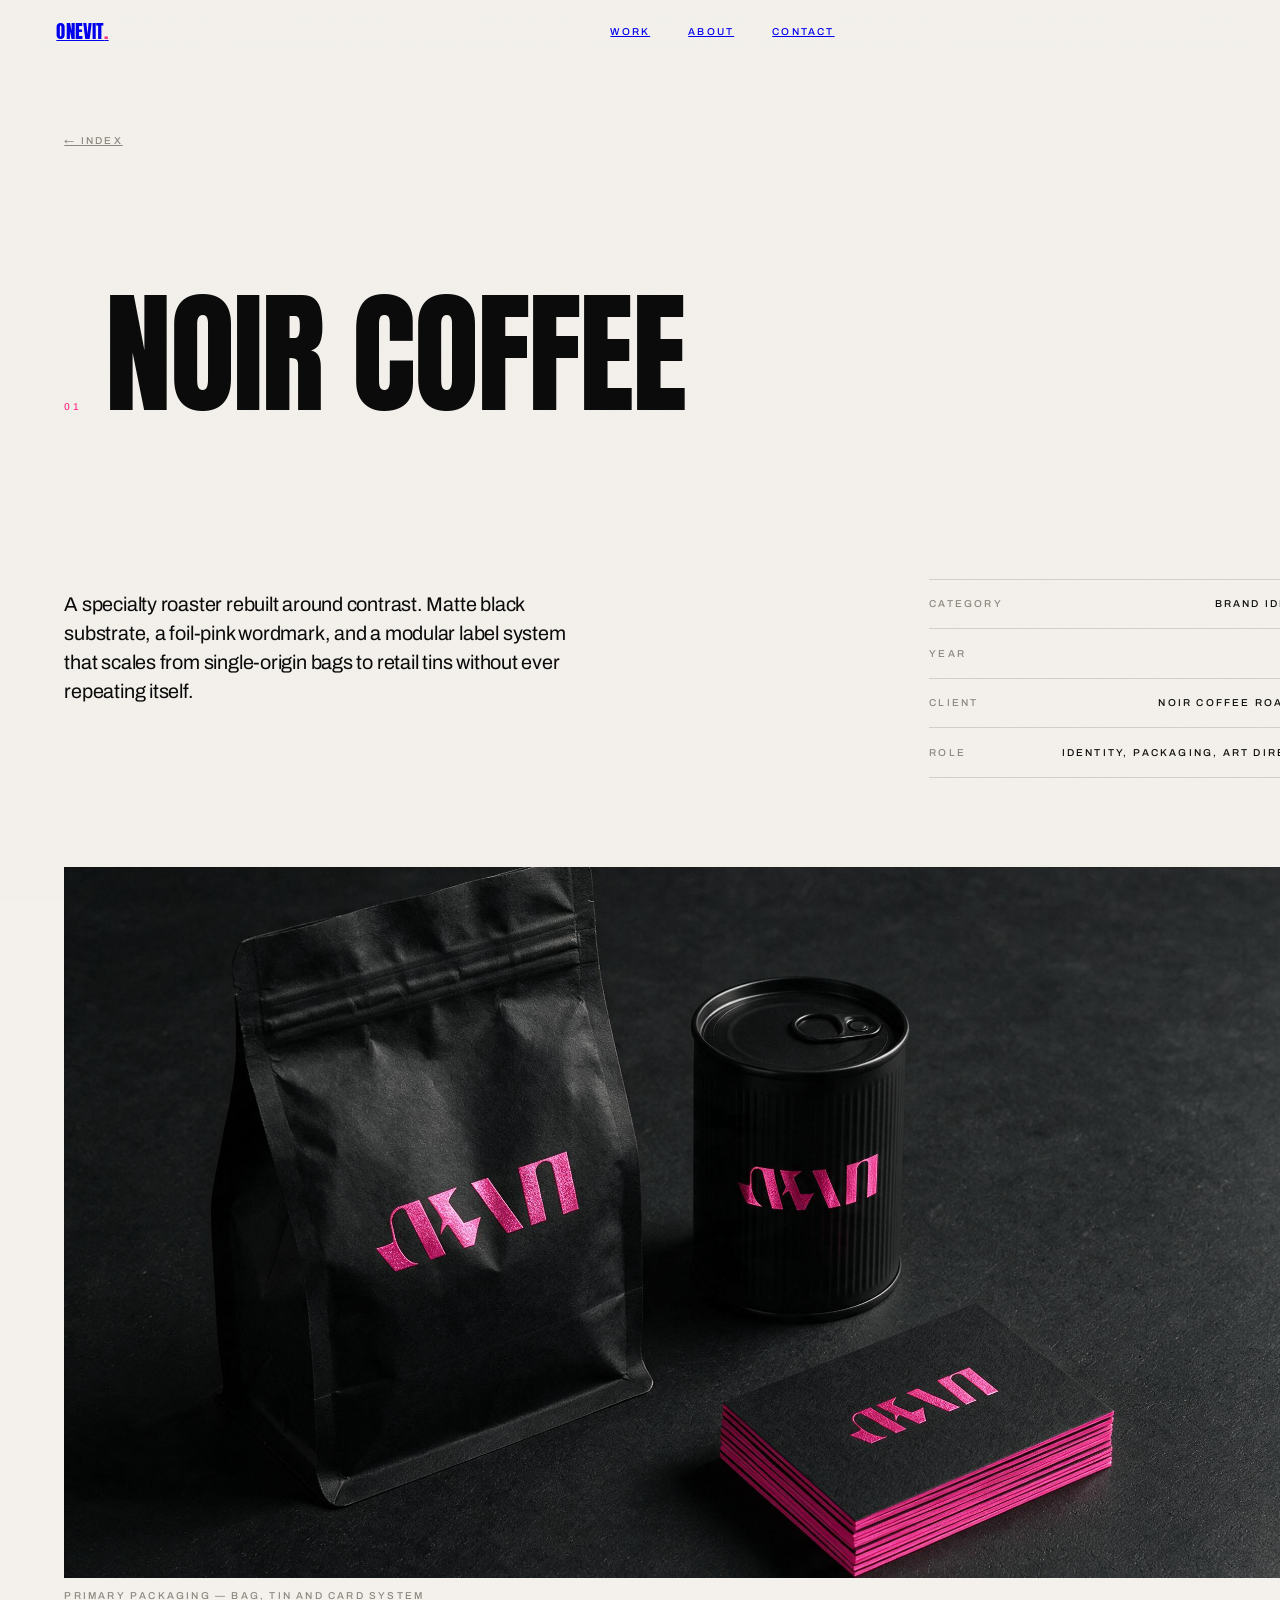
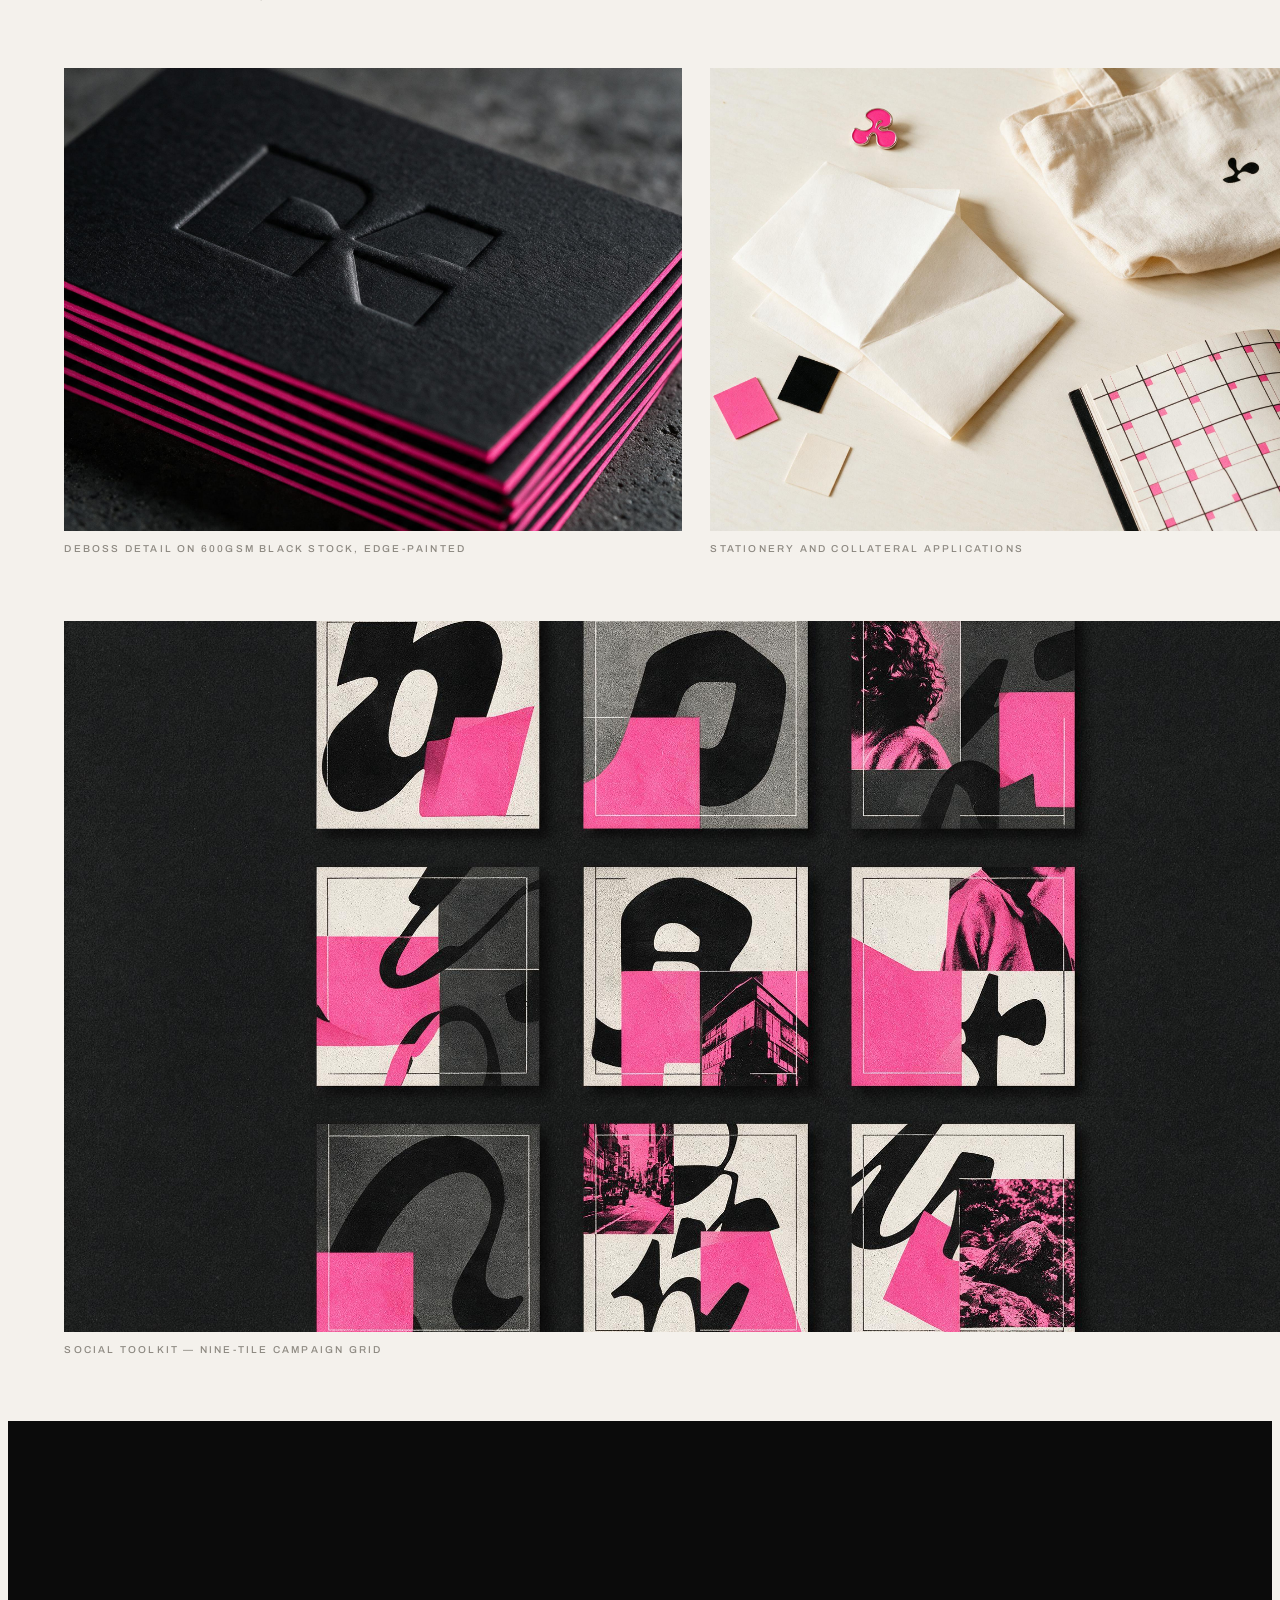
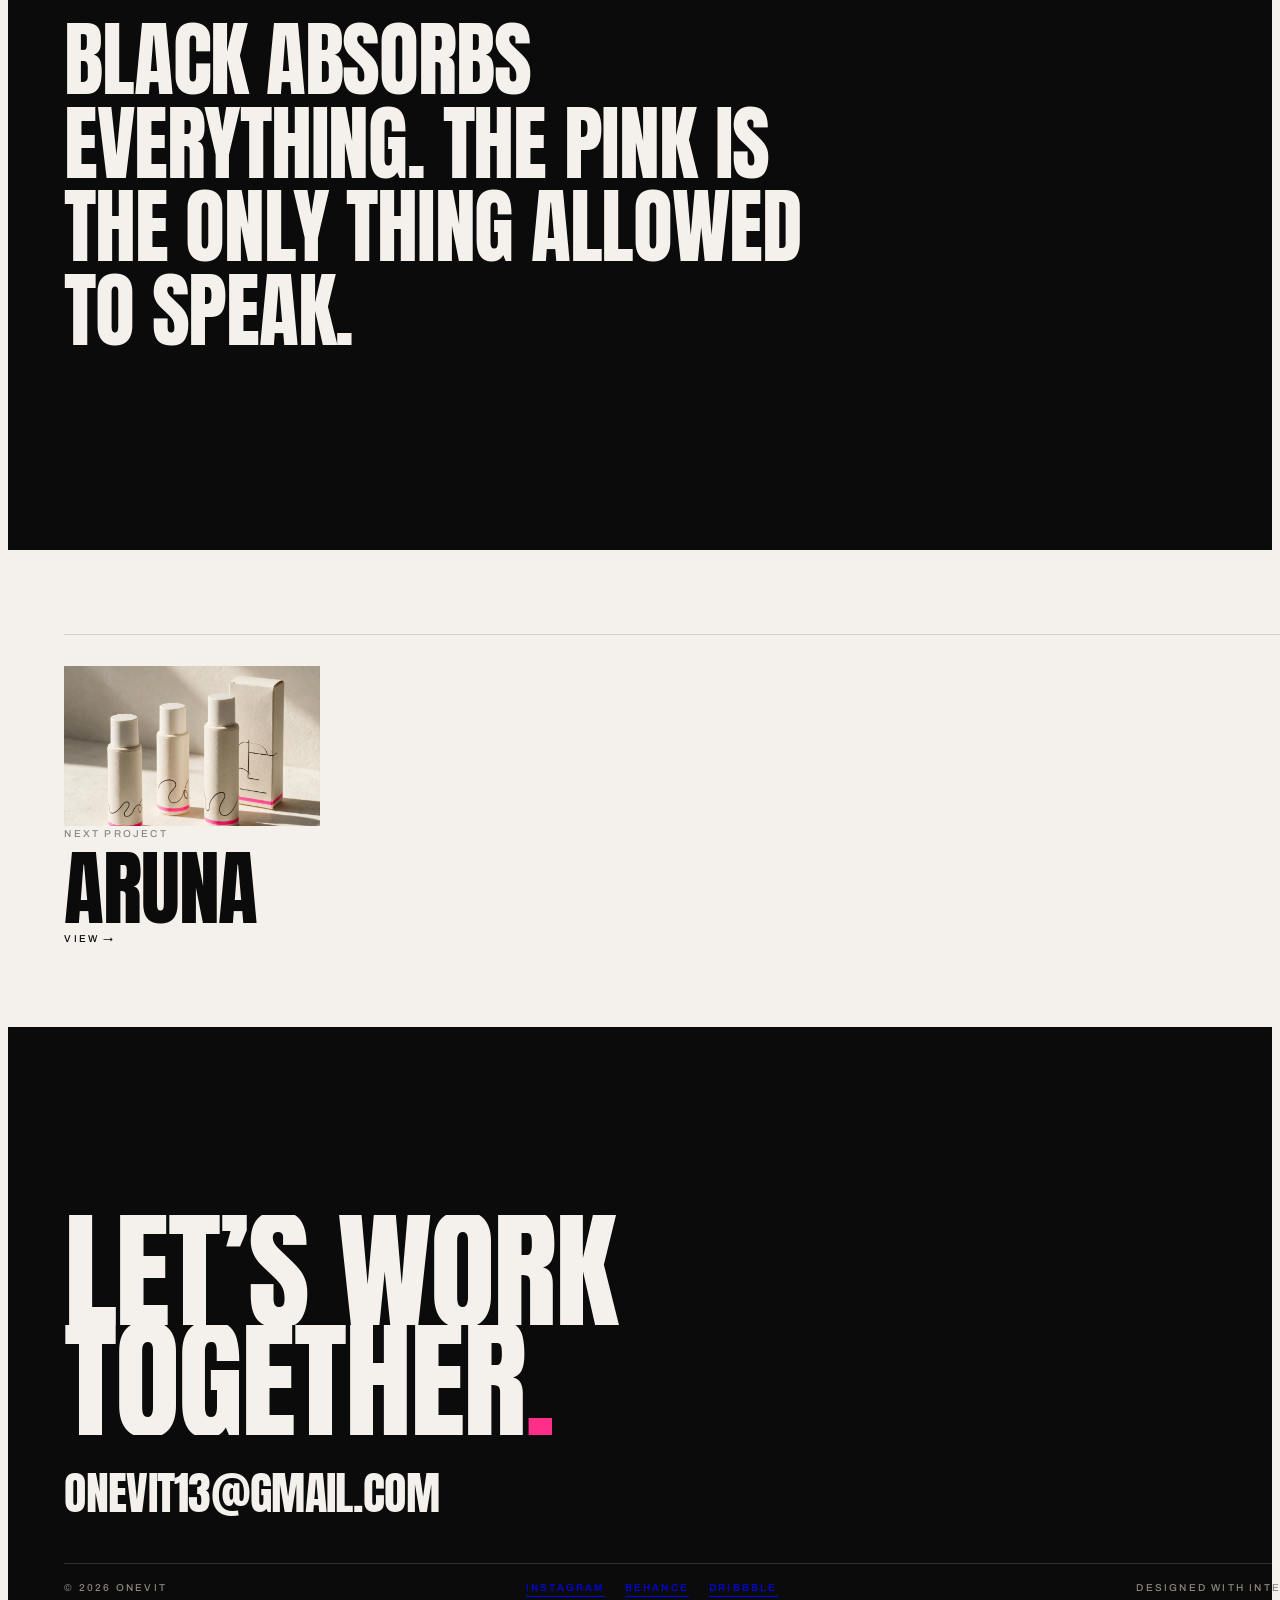
<file: pages/work/noir-coffee/index.html>
<!DOCTYPE html>
<html lang="en"><head>
<meta charset="utf-8">
<meta name="viewport" content="width=device-width,initial-scale=1">
<title>Noir Coffee — Brand Identity — Onevit</title>
<meta name="description" content="A specialty roaster rebuilt around contrast. Matte black substrate, a foil-pink wordmark, and a modular label system that scales from single-origin bags to retail tins without ever repeating itself.">
<link rel="preconnect" href="https://fonts.googleapis.com">
<link rel="preconnect" href="https://fonts.gstatic.com" crossorigin="">
<link href="https://fonts.googleapis.com/css2?family=Archivo:ital,wght@0,400;0,500;0,600;1,400&amp;family=Anton&amp;display=swap" rel="stylesheet">
<style>
:root{
  --paper:#F4F1EC;
  --paper-2:#EBE7E0;
  --ink:#0B0B0B;
  --char:#171716;
  --grey:#8C8880;
  --grey-2:#B9B4AC;
  --pink:#FF2E88;
  --line:rgba(11,11,11,.14);
  --line-dark:rgba(244,241,236,.16);
  --ease:cubic-bezier(.16,1,.3,1);
}

html{ -webkit-font-smoothing:antialiased; text-rendering:optimizeLegibility; }
body{
  background:var(--paper);
  color:var(--ink);
  font-family:'Archivo',system-ui,sans-serif;
  font-size:15px;
  line-height:1.55;
  overflow-x:hidden;
}

/* ---------- type ---------- */
.display{
  font-family:'Anton',Impact,sans-serif;
  font-weight:400;
  text-transform:uppercase;
  line-height:.82;
  letter-spacing:-.015em;
}
.mono{
  font-family:'Archivo',sans-serif;
  font-size:10px;
  letter-spacing:.22em;
  text-transform:uppercase;
  font-weight:500;
}
.lede{ font-size:clamp(17px,1.55vw,23px); line-height:1.45; letter-spacing:-.011em; }
.dim{ color:var(--grey); }
.pink{ color:var(--pink); }

/* fluid display sizes */
.d-hero{ font-size:clamp(64px,15.2vw,250px); }
.d-xl  { font-size:clamp(46px,10.5vw,168px); }
.d-lg  { font-size:clamp(34px,6.4vw,104px); }
.d-md  { font-size:clamp(26px,3.6vw,58px); }

.rule{ height:1px; background:var(--line); border:0; }
.on-dark .rule{ background:var(--line-dark); }

/* ---------- shell ---------- */
.shell{ width:100%; max-width:1680px; margin:0 auto; padding-left:clamp(18px,4.4vw,72px); padding-right:clamp(18px,4.4vw,72px); }

/* ================================================================
   LAYOUT UTILITIES
   The markup is authored against a Tailwind-style utility API, but
   only preflight is injected — the utilities themselves are not.
   This layer implements exactly the classes used in index.html.
   ================================================================ */

/* display */
.block{ display:block; }
.hidden{ display:none; }
.flex{ display:flex; }
.grid{ display:grid; }
.flex-col{ flex-direction:column; }
.flex-wrap{ flex-wrap:wrap; }

/* alignment */
.items-center{ align-items:center; }
.items-baseline{ align-items:baseline; }
.items-end{ align-items:flex-end; }
.justify-between{ justify-content:space-between; }
.justify-center{ justify-content:center; }
.self-end{ align-self:flex-end; }

/* grid */
.grid-cols-12{ grid-template-columns:repeat(12,minmax(0,1fr)); }
.grid-cols-2{ grid-template-columns:repeat(2,minmax(0,1fr)); }
.col-span-6{ grid-column:span 6/span 6; }
.col-span-12{ grid-column:1/-1; }

/* position */
.fixed{ position:fixed; }
.absolute{ position:absolute; }
.inset-0{ top:0; right:0; bottom:0; left:0; }
.z-\[90\]{ z-index:90; }

/* Prevent grid/flex children from forcing horizontal overflow:
   min-width:auto on an item lets long words push past the track. */
.grid > *, .flex > *{ min-width:0; }

/* ---------- responsive: >=768px ---------- */
@media (min-width:768px){
  .md\:block{ display:block; }
  .md\:flex{ display:flex; }
  .md\:hidden{ display:none; }
  .md\:items-end{ align-items:flex-end; }
  .md\:justify-end{ justify-content:flex-end; }
  .md\:self-end{ align-self:flex-end; }

  .md\:grid-cols-3{ grid-template-columns:repeat(3,minmax(0,1fr)); }

  .md\:col-span-1{ grid-column:span 1/span 1; }
  .md\:col-span-2{ grid-column:span 2/span 2; }
  .md\:col-span-3{ grid-column:span 3/span 3; }
  .md\:col-span-4{ grid-column:span 4/span 4; }
  .md\:col-span-5{ grid-column:span 5/span 5; }
  .md\:col-span-6{ grid-column:span 6/span 6; }
  .md\:col-span-7{ grid-column:span 7/span 7; }
  .md\:col-span-8{ grid-column:span 8/span 8; }
  .md\:col-span-9{ grid-column:span 9/span 9; }

  .md\:col-start-7{ grid-column-start:7; }
  .md\:col-start-9{ grid-column-start:9; }
}

/* ---------- nav ---------- */
.nav{
  position:fixed; top:0; left:0; right:0; z-index:80;
  backdrop-filter:saturate(1.1) blur(14px);
  -webkit-backdrop-filter:saturate(1.1) blur(14px);
  background:rgba(244,241,236,.72);
  border-bottom:1px solid transparent;
  transition:background .5s var(--ease), border-color .5s var(--ease), color .5s var(--ease);
}
.nav.scrolled{ border-bottom-color:var(--line); }
.nav.on-dark-nav{ background:rgba(11,11,11,.66); color:var(--paper); }
.nav.on-dark-nav.scrolled{ border-bottom-color:var(--line-dark); }
.nav a{ position:relative; }
.nav .navlink::after{
  content:''; position:absolute; left:0; bottom:-3px; height:1px; width:100%;
  background:currentColor; transform:scaleX(0); transform-origin:right;
  transition:transform .55s var(--ease);
}
.nav .navlink:hover::after{ transform:scaleX(1); transform-origin:left; }

.dot{ width:6px; height:6px; border-radius:50%; background:var(--pink); display:inline-block; }
.dot-pulse{ animation:pulse 2.4s ease-in-out infinite; }
@keyframes pulse{ 0%,100%{ opacity:1; transform:scale(1);} 50%{ opacity:.35; transform:scale(.78);} }

/* ---------- reveal ---------- */
.rv{ opacity:0; transform:translateY(26px); transition:opacity 1s var(--ease), transform 1s var(--ease); }
.rv.in{ opacity:1; transform:none; }
.rv-d1{ transition-delay:.08s } .rv-d2{ transition-delay:.16s } .rv-d3{ transition-delay:.24s } .rv-d4{ transition-delay:.32s }

/* masked line reveal */
.mask{ overflow:hidden; display:block; }
.mask > span{ display:block; transform:translateY(105%); transition:transform 1.15s var(--ease); }
.mask.in > span, .in > .mask > span{ transform:none; }

/* image reveal: curtain wipe */
.imgwrap{ position:relative; overflow:hidden; background:var(--paper-2); }
.imgwrap::after{
  content:''; position:absolute; inset:0; background:var(--paper);
  transform-origin:bottom; transform:scaleY(1); z-index:2;
  transition:transform 1.25s var(--ease);
}
.on-dark .imgwrap::after{ background:var(--ink); }
.imgwrap.in::after{ transform:scaleY(0); }
.imgwrap img{ display:block; width:100%; height:100%; object-fit:cover; transform:scale(1.08); transition:transform 1.6s var(--ease); }
.imgwrap.in img{ transform:scale(1); }

/* ---------- project hover ---------- */
.proj{ display:block; text-decoration:none; color:inherit; }
.proj .imgwrap img{ will-change:transform; }
.proj:hover .imgwrap.in img{ transform:scale(1.045); transition:transform 1.1s var(--ease); }
.proj .meta-line{ transition:color .5s var(--ease), transform .6s var(--ease); }
.proj:hover .p-title{ color:var(--pink); }
.proj .p-title{ transition:color .45s var(--ease); }
.proj .arr{ display:inline-block; transition:transform .6s var(--ease); }
.proj:hover .arr{ transform:translateX(9px); }

/* ---------- custom cursor ---------- */
.cursor{
  position:fixed; top:0; left:0; z-index:200; pointer-events:none;
  width:86px; height:86px; margin:-43px 0 0 -43px; border-radius:50%;
  background:var(--pink); color:#fff;
  display:flex; align-items:center; justify-content:center;
  font-family:'Archivo',sans-serif; font-size:10px; letter-spacing:.2em; font-weight:600;
  opacity:0; transform:translate3d(-100px,-100px,0) scale(0);
  transition:opacity .4s var(--ease), background .4s var(--ease);
}
.cursor.on{ opacity:1; }
@media (hover:none),(max-width:900px){ .cursor{ display:none !important; } }

/* ---------- services list ---------- */
.svc{ position:relative; display:block; border-top:1px solid var(--line-dark); }
.svc:last-child{ border-bottom:1px solid var(--line-dark); }
.svc .svc-title{ transition:transform .7s var(--ease), color .5s var(--ease); }
.svc:hover .svc-title{ transform:translateX(clamp(10px,2vw,34px)); color:var(--pink); }
.svc .svc-prev{
  position:absolute; right:clamp(10px,5vw,90px); top:50%; width:230px; height:150px;
  transform:translateY(-50%) scale(.9) rotate(-3deg); opacity:0; pointer-events:none;
  transition:opacity .5s var(--ease), transform .7s var(--ease); overflow:hidden; z-index:3;
}
.svc:hover .svc-prev{ opacity:1; transform:translateY(-50%) scale(1) rotate(-2deg); }
.svc .svc-prev img{ width:100%; height:100%; object-fit:cover; display:block; }
.svc .svc-prev::after{ display:none; }
@media (max-width:900px){ .svc .svc-prev{ display:none; } }

/* ---------- marquee ---------- */
.marq{ display:flex; width:max-content; animation:marq 42s linear infinite; }
.marq:hover{ animation-play-state:paused; }
@keyframes marq{ to{ transform:translateX(-50%); } }

/* ---------- misc ---------- */
.link-u{ position:relative; text-decoration:none; }
.link-u::after{
  content:''; position:absolute; left:0; bottom:-2px; height:1px; width:100%;
  background:currentColor; transform:scaleX(1); transform-origin:left;
  transition:transform .5s var(--ease);
}
.link-u:hover::after{ transform:scaleX(0); transform-origin:right; }

.grain{ position:fixed; inset:0; z-index:150; pointer-events:none; opacity:.045; mix-blend-mode:multiply;
  background-image:url("data:image/svg+xml,%3Csvg xmlns='http://www.w3.org/2000/svg' width='180' height='180'%3E%3Cfilter id='n'%3E%3CfeTurbulence type='fractalNoise' baseFrequency='.85' numOctaves='3'/%3E%3C/filter%3E%3Crect width='100%25' height='100%25' filter='url(%23n)'/%3E%3C/svg%3E"); }

::selection{ background:var(--pink); color:#fff; }

/* Fail-safe: if JS/IntersectionObserver never runs, content must still be visible.
   .js class is added by main.js immediately; without it everything renders open. */
html:not(.js) .rv{ opacity:1; transform:none; }
html:not(.js) .mask > span{ transform:none; }
html:not(.js) .imgwrap::after{ transform:scaleY(0); }
html:not(.js) .imgwrap img{ transform:none; }

/* next-project row: stop title and CTA colliding */
.nextrow .nextcta{ white-space:nowrap; flex:none; }
.nextrow .p-title{ display:block; line-height:.92; }
.nextrow{ flex-wrap:nowrap; gap:clamp(16px,2.8vw,40px); align-items:center; }
.nextrow .nextthumb{ display:block; flex:0 0 auto; width:clamp(132px,20vw,264px); }
.nextrow .nexttext{ flex:1 1 auto; min-width:0; }
.nextrow .nextthumb .imgwrap{ width:100%; background:var(--paper-2); }
.on-dark .nextrow .nextthumb .imgwrap{ background:#1d1d1c; }
.nextrow .nextthumb img{ width:100%; height:100%; object-fit:cover; display:block; }
@media (max-width:560px){ .nextrow{ flex-wrap:wrap; } .nextrow .nextthumb{ width:100%; } }


/* display text that wraps to several lines needs real leading */
.d-flow{ line-height:1.02; }

@media (prefers-reduced-motion:reduce){
  .rv,.mask>span,.imgwrap img{ transition:none !important; opacity:1 !important; transform:none !important; }
  .imgwrap::after{ transition:none !important; opacity:1 !important; transform:scaleY(0) !important; }
  .marq{ animation:none; }
}

</style>
<link rel="stylesheet" href="https://cdn.moda.app/runtime-libs/lenis-1.3.23/lenis.css">
<script src="https://cdn.moda.app/runtime-libs/tailwind-browser-4.1.13-index.global.min.js"></script><style data-moda-export-fonts="true">@font-face { font-family: 'Archivo'; src: url("../../../fonts/archivo-thin.ttf") format("truetype"); font-style: normal; font-weight: 100; font-display: swap; }
@font-face { font-family: 'Archivo'; src: url("../../../fonts/archivo-thinitalic.ttf") format("truetype"); font-style: italic; font-weight: 100; font-display: swap; }
@font-face { font-family: 'Archivo'; src: url("../../../fonts/archivo-extralight.ttf") format("truetype"); font-style: normal; font-weight: 200; font-display: swap; }
@font-face { font-family: 'Archivo'; src: url("../../../fonts/archivo-extralightitalic.ttf") format("truetype"); font-style: italic; font-weight: 200; font-display: swap; }
@font-face { font-family: 'Archivo'; src: url("../../../fonts/archivo-light.ttf") format("truetype"); font-style: normal; font-weight: 300; font-display: swap; }
@font-face { font-family: 'Archivo'; src: url("../../../fonts/archivo-lightitalic.ttf") format("truetype"); font-style: italic; font-weight: 300; font-display: swap; }
@font-face { font-family: 'Archivo'; src: url("../../../fonts/archivo-regular.ttf") format("truetype"); font-style: normal; font-weight: 400; font-display: swap; }
@font-face { font-family: 'Archivo'; src: url("../../../fonts/archivo-italic.ttf") format("truetype"); font-style: italic; font-weight: 400; font-display: swap; }
@font-face { font-family: 'Archivo'; src: url("../../../fonts/archivo-medium.ttf") format("truetype"); font-style: normal; font-weight: 500; font-display: swap; }
@font-face { font-family: 'Archivo'; src: url("../../../fonts/archivo-mediumitalic.ttf") format("truetype"); font-style: italic; font-weight: 500; font-display: swap; }
@font-face { font-family: 'Archivo'; src: url("../../../fonts/archivo-semibold.ttf") format("truetype"); font-style: normal; font-weight: 600; font-display: swap; }
@font-face { font-family: 'Archivo'; src: url("../../../fonts/archivo-semibolditalic.ttf") format("truetype"); font-style: italic; font-weight: 600; font-display: swap; }
@font-face { font-family: 'Archivo'; src: url("../../../fonts/archivo-bold.ttf") format("truetype"); font-style: normal; font-weight: 700; font-display: swap; }
@font-face { font-family: 'Archivo'; src: url("../../../fonts/archivo-bolditalic.ttf") format("truetype"); font-style: italic; font-weight: 700; font-display: swap; }
@font-face { font-family: 'Archivo'; src: url("../../../fonts/archivo-extrabold.ttf") format("truetype"); font-style: normal; font-weight: 800; font-display: swap; }
@font-face { font-family: 'Archivo'; src: url("../../../fonts/archivo-extrabolditalic.ttf") format("truetype"); font-style: italic; font-weight: 800; font-display: swap; }
@font-face { font-family: 'Archivo'; src: url("../../../fonts/archivo-black.ttf") format("truetype"); font-style: normal; font-weight: 900; font-display: swap; }
@font-face { font-family: 'Archivo'; src: url("../../../fonts/archivo-blackitalic.ttf") format("truetype"); font-style: italic; font-weight: 900; font-display: swap; }
@font-face { font-family: 'Anton'; src: url("../../../fonts/anton-regular.ttf") format("truetype"); font-style: normal; font-weight: 400; font-display: swap; }</style></head>
<body>

<div class="grain"></div>
<div class="cursor">VIEW</div>

<header class="nav">
  <div class="shell flex items-center justify-between" style="height:64px">
    <a href="/" class="display" style="font-size:19px;letter-spacing:.01em">Onevit<span class="pink">.</span></a>
    <nav class="hidden md:flex items-center" style="gap:38px">
      <a href="/#work" class="mono navlink">Work</a>
      <a href="/#about" class="mono navlink">About</a>
      <a href="/#contact" class="mono navlink">Contact</a>
    </nav>
    <div class="flex items-center" style="gap:14px">
      <span class="hidden sm:flex items-center mono" style="gap:8px"><span class="dot dot-pulse"></span> Available for work</span>
      <a href="/" class="md:hidden mono" style="letter-spacing:.2em">Index</a>
    </div>
  </div>
</header>

<section class="shell" style="padding-top:120px;padding-bottom:clamp(26px,3.4vw,50px)">
  <a href="/#work" class="mono dim" style="display:inline-block;margin-bottom:clamp(20px,3vw,44px)">← Index</a>
  <div class="flex items-baseline" style="gap:clamp(14px,2vw,30px);flex-wrap:wrap">
    <span class="mono pink">01</span>
    <h1 class="display d-xl">Noir Coffee</h1>
  </div>
  <div class="grid grid-cols-12" style="gap:clamp(18px,2.6vw,44px);margin-top:clamp(28px,4vw,60px)">
    <div class="col-span-12 md:col-span-6">
      <p class="lede" style="max-width:48ch">A specialty roaster rebuilt around contrast. Matte black substrate, a foil-pink wordmark, and a modular label system that scales from single-origin bags to retail tins without ever repeating itself.</p>
    </div>
    <div class="col-span-12 md:col-span-4 md:col-start-9">
      <hr class="rule">
      <div class="flex justify-between mono" style="padding:9px 0"><span class="dim">Category</span><span>Brand Identity</span></div>
      <hr class="rule">
      <div class="flex justify-between mono" style="padding:9px 0"><span class="dim">Year</span><span>2026</span></div>
      <hr class="rule">
      <div class="flex justify-between mono" style="padding:9px 0"><span class="dim">Client</span><span>Noir Coffee Roasters</span></div>
      <hr class="rule">
      <div class="flex justify-between mono" style="padding:9px 0;gap:16px"><span class="dim">Role</span><span style="text-align:right">Identity, Packaging, Art Direction</span></div>
      <hr class="rule">
    </div>
  </div>
</section>

<section class="shell" style="padding-top:clamp(20px,3vw,46px)">
<figure style="margin:0 0 clamp(30px,5vw,84px)"><div class="imgwrap" style="aspect-ratio:16/9"><img src="../../../images/0306e3ca-7950-4168-8a42-914d9a1b0738.jpg" alt="Primary packaging — bag, tin and card system"></div><figcaption class="mono dim" style="margin-top:10px">Primary packaging — bag, tin and card system</figcaption></figure>
<div class="grid grid-cols-12" style="gap:clamp(14px,2.2vw,34px);margin-bottom:clamp(30px,5vw,84px)"><figure class="col-span-12 md:col-span-6" style="margin:0"><div class="imgwrap" style="aspect-ratio:4/3"><img src="../../../images/99ddef08-ebf4-49ef-b298-8dd98e23aa9c.jpg" alt="Deboss detail on 600gsm black stock, edge-painted"></div><figcaption class="mono dim" style="margin-top:10px">Deboss detail on 600gsm black stock, edge-painted</figcaption></figure><figure class="col-span-12 md:col-span-6" style="margin:0"><div class="imgwrap" style="aspect-ratio:4/3"><img src="../../../images/babfd616-2750-462e-b0c1-059c0d49bfa7.jpg" alt="Stationery and collateral applications"></div><figcaption class="mono dim" style="margin-top:10px">Stationery and collateral applications</figcaption></figure></div>
<figure style="margin:0 0 clamp(30px,5vw,84px)"><div class="imgwrap" style="aspect-ratio:16/9"><img src="../../../images/5c1acd10-02b7-4778-abdd-658936f327f0.jpg" alt="Social toolkit — nine-tile campaign grid"></div><figcaption class="mono dim" style="margin-top:10px">Social toolkit — nine-tile campaign grid</figcaption></figure>
</section>

<section data-nav="dark" class="on-dark" style="background:var(--ink);color:var(--paper)">
  <div class="shell" style="padding-top:clamp(56px,9vw,130px);padding-bottom:clamp(56px,9vw,130px)">
    <p class="display d-lg d-flow rv" style="max-width:18ch">Black absorbs everything. The pink is the only thing allowed to speak.</p>
  </div>
</section>

<section class="shell" style="padding-top:clamp(46px,6vw,90px);padding-bottom:clamp(46px,6vw,90px)">
  <hr class="rule" style="margin-bottom:clamp(18px,2.4vw,34px)">
  <a href="/work/aruna" class="proj nextrow flex items-center justify-between" data-cursor="NEXT">
    <span class="nextthumb"><span class="imgwrap in" style="aspect-ratio:16/10;display:block"><img src="../../../images/3a1c5632-6fad-463a-a3c9-553af51a2d5c.jpg" alt="Primary range — bottles and folding carton" loading="lazy" decoding="async"></span></span>
    <span class="nexttext">
      <span class="mono dim" style="display:block;margin-bottom:10px">Next project</span>
      <span class="display d-lg p-title">Aruna</span>
    </span>
    <span class="mono nextcta" style="padding-bottom:12px">View <span class="arr">→</span></span>
  </a>
</section>

<section data-nav="dark" class="on-dark" style="background:var(--ink);color:var(--paper)">
  <div class="shell" style="padding-top:clamp(46px,6vw,86px);padding-bottom:26px">
    <h2 class="display d-xl rv" style="margin-bottom:clamp(22px,3vw,44px)">
      <span class="mask"><span>Let’s work</span></span>
      <span class="mask"><span>together<span class="pink">.</span></span></span>
    </h2>
    <a href="mailto:onevit13@gmail.com" class="proj display d-md p-title" data-cursor="MAIL">onevit13@gmail.com</a>
    <hr class="rule" style="margin:clamp(30px,4vw,60px) 0 16px">
    <div class="flex flex-wrap items-center justify-between mono" style="gap:14px;color:var(--grey)">
      <span>© <span data-year="">2026</span> Onevit</span>
      <span class="flex" style="gap:20px">
        <a href="https://www.instagram.com/depthstudio._/" class="link-u">Instagram</a>
        <a href="https://www.behance.net/onevit" class="link-u">Behance</a>
        <a href="https://dribbble.com/one_vit" class="link-u">Dribbble</a>
      </span>
      <span>Designed with intention.</span>
    </div>
  </div>
</section>

<script src="https://cdn.moda.app/runtime-libs/lenis-1.3.23/lenis.min.js"></script>
<script src="/assets/main.js"></script>

</body></html>
</file>
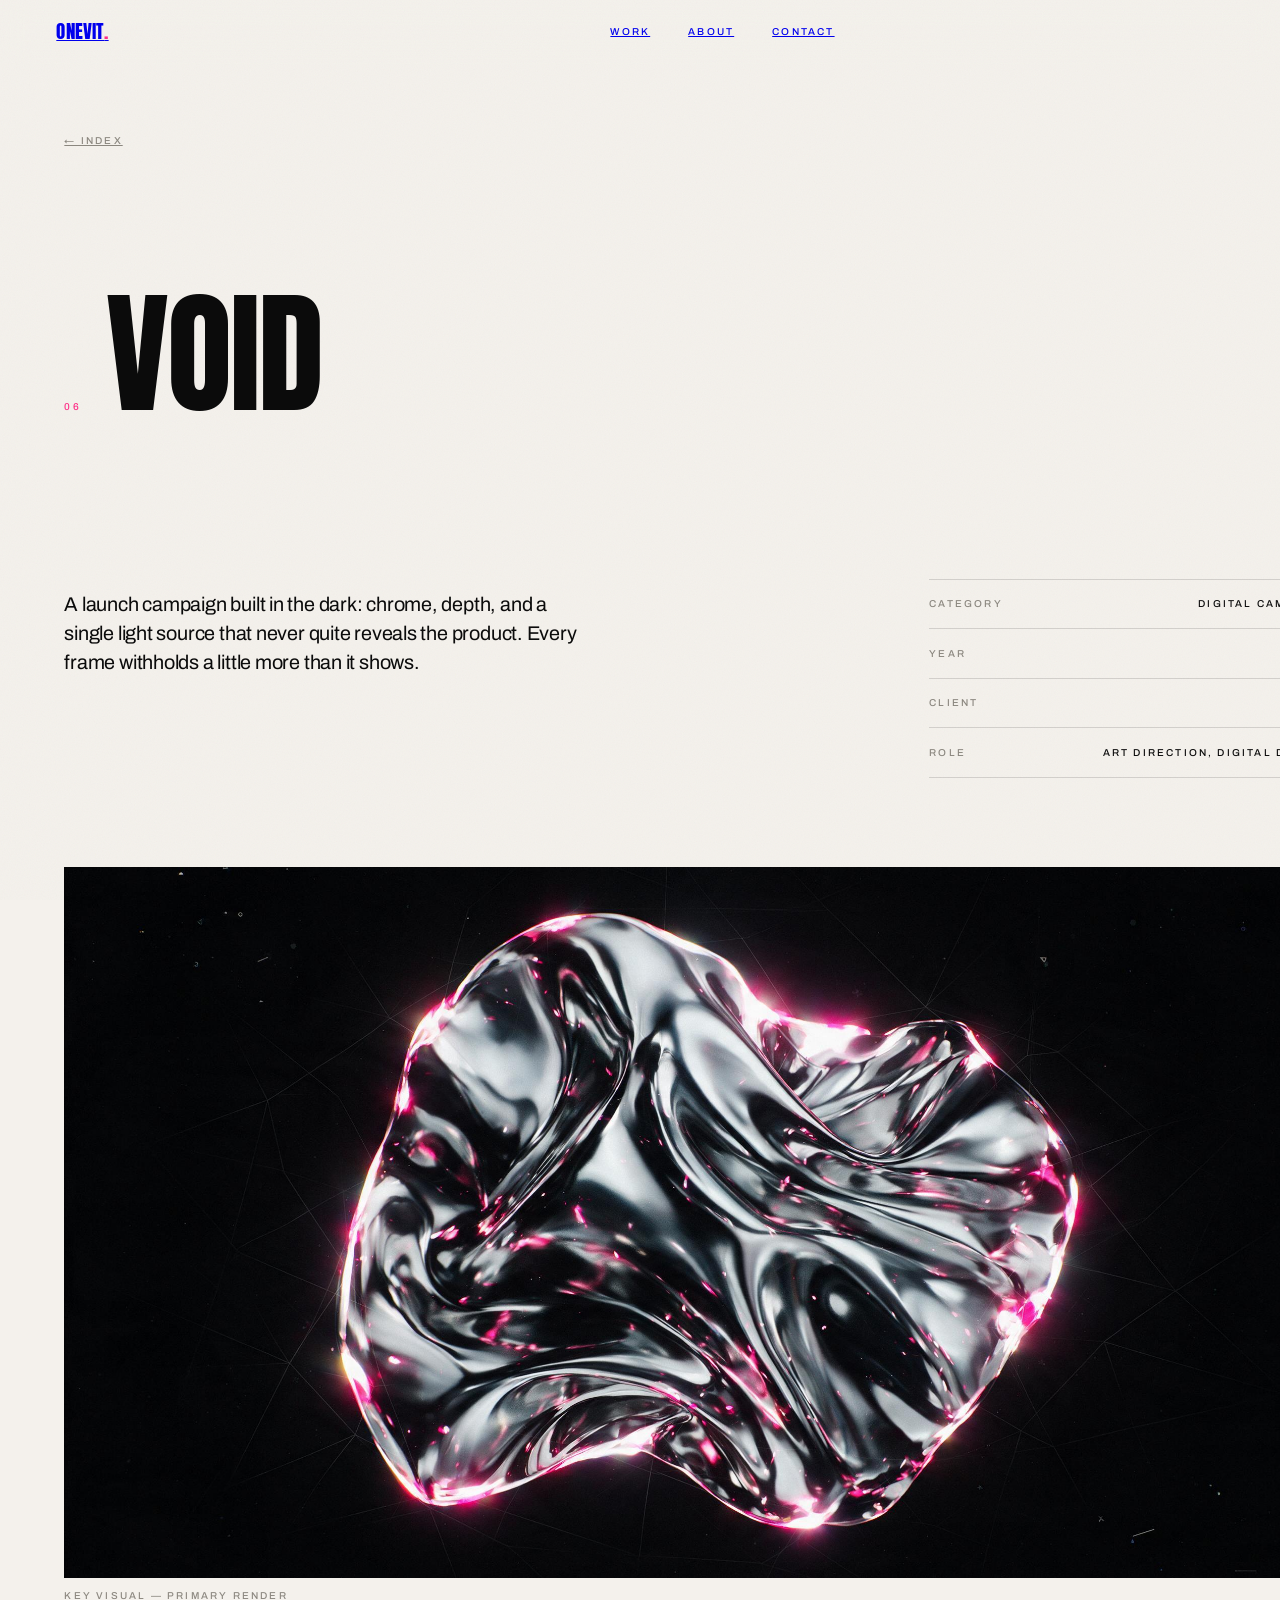
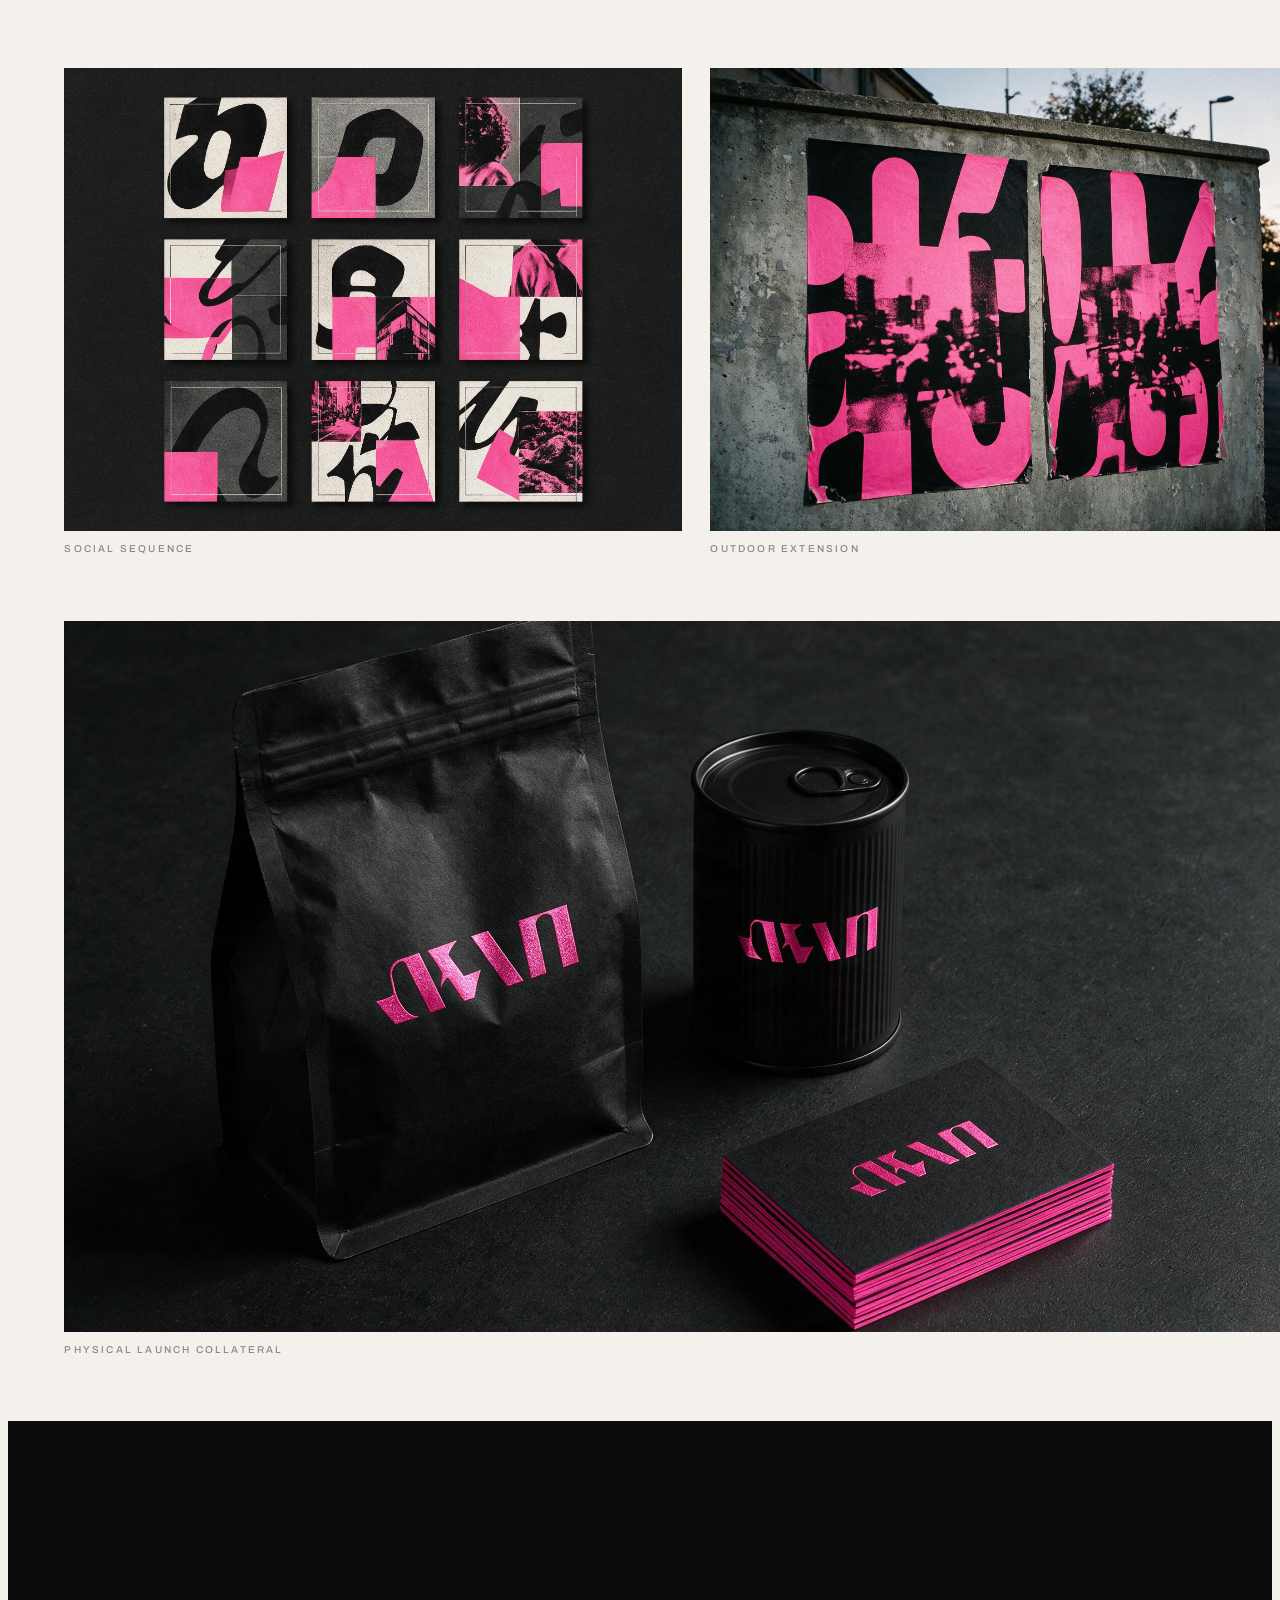
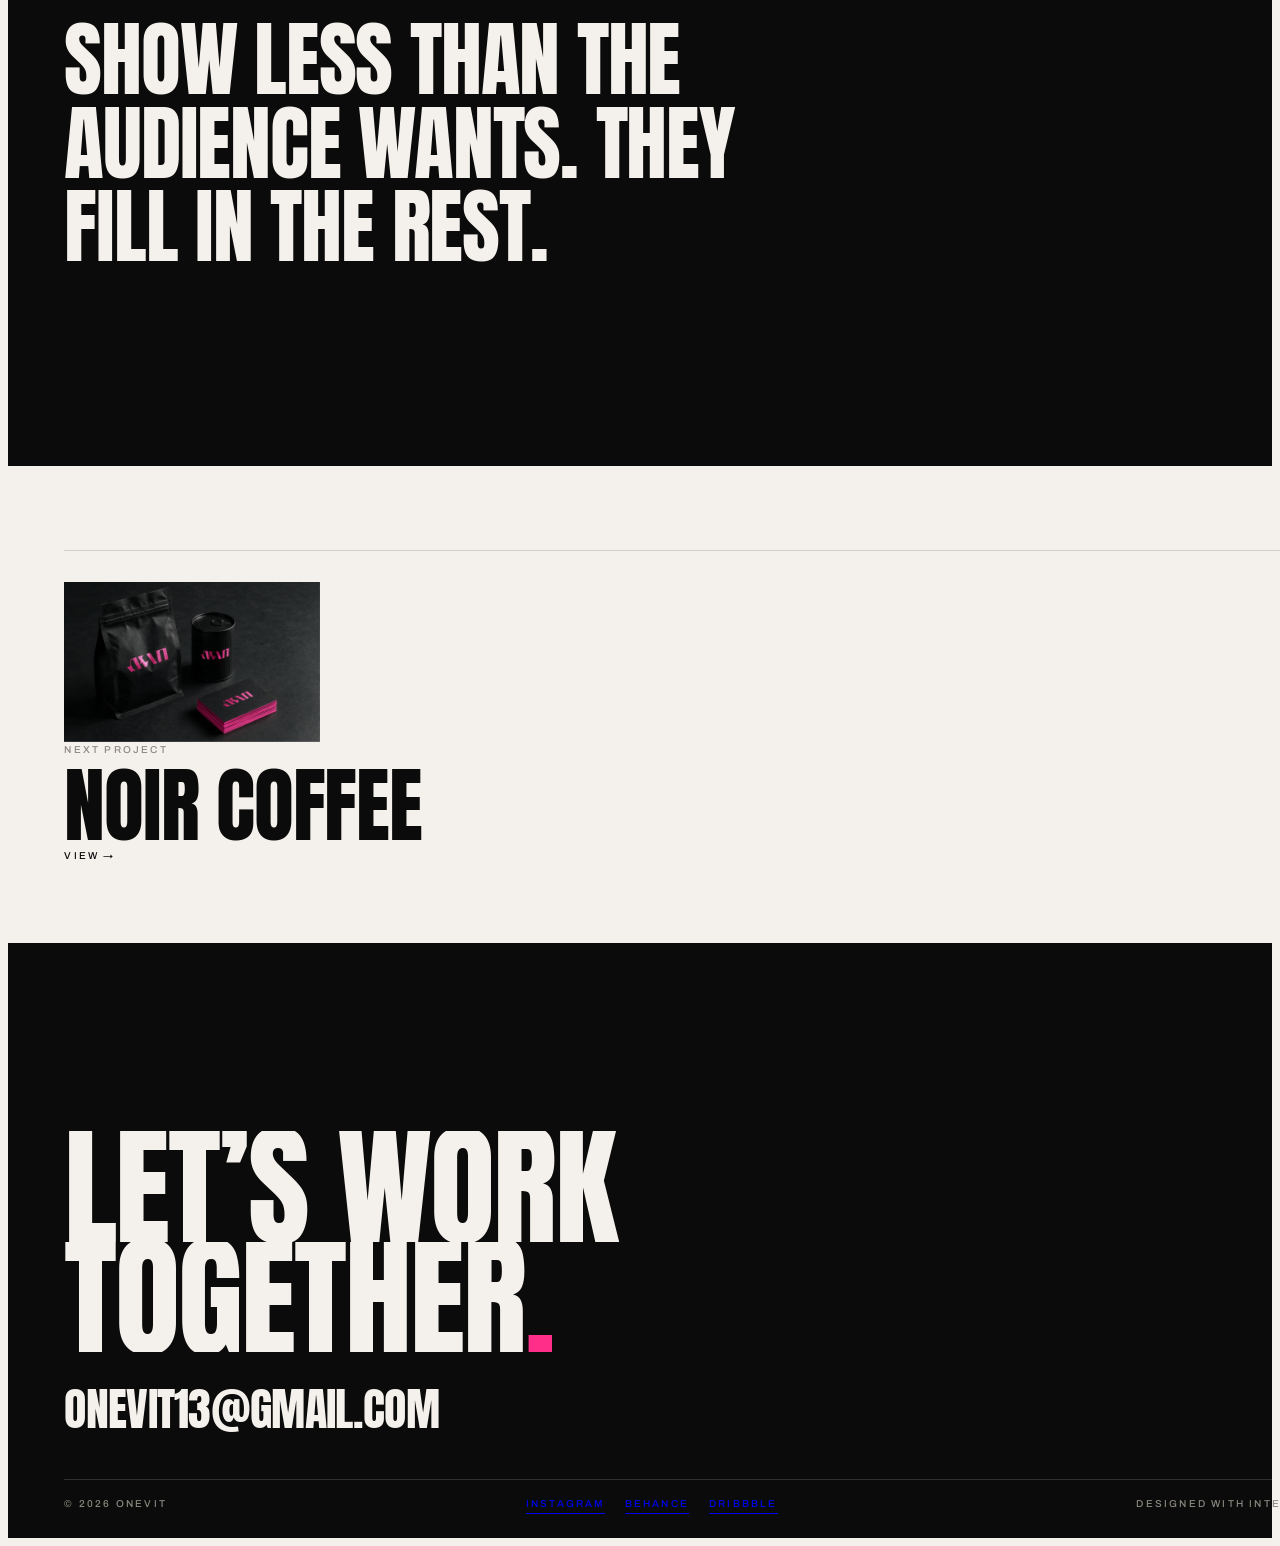
<file: pages/work/void/index.html>
<!DOCTYPE html>
<html lang="en"><head>
<meta charset="utf-8">
<meta name="viewport" content="width=device-width,initial-scale=1">
<title>Void — Digital Campaign — Onevit</title>
<meta name="description" content="A launch campaign built in the dark: chrome, depth, and a single light source that never quite reveals the product. Every frame withholds a little more than it shows.">
<link rel="preconnect" href="https://fonts.googleapis.com">
<link rel="preconnect" href="https://fonts.gstatic.com" crossorigin="">
<link href="https://fonts.googleapis.com/css2?family=Archivo:ital,wght@0,400;0,500;0,600;1,400&amp;family=Anton&amp;display=swap" rel="stylesheet">
<style>
:root{
  --paper:#F4F1EC;
  --paper-2:#EBE7E0;
  --ink:#0B0B0B;
  --char:#171716;
  --grey:#8C8880;
  --grey-2:#B9B4AC;
  --pink:#FF2E88;
  --line:rgba(11,11,11,.14);
  --line-dark:rgba(244,241,236,.16);
  --ease:cubic-bezier(.16,1,.3,1);
}

html{ -webkit-font-smoothing:antialiased; text-rendering:optimizeLegibility; }
body{
  background:var(--paper);
  color:var(--ink);
  font-family:'Archivo',system-ui,sans-serif;
  font-size:15px;
  line-height:1.55;
  overflow-x:hidden;
}

/* ---------- type ---------- */
.display{
  font-family:'Anton',Impact,sans-serif;
  font-weight:400;
  text-transform:uppercase;
  line-height:.82;
  letter-spacing:-.015em;
}
.mono{
  font-family:'Archivo',sans-serif;
  font-size:10px;
  letter-spacing:.22em;
  text-transform:uppercase;
  font-weight:500;
}
.lede{ font-size:clamp(17px,1.55vw,23px); line-height:1.45; letter-spacing:-.011em; }
.dim{ color:var(--grey); }
.pink{ color:var(--pink); }

/* fluid display sizes */
.d-hero{ font-size:clamp(64px,15.2vw,250px); }
.d-xl  { font-size:clamp(46px,10.5vw,168px); }
.d-lg  { font-size:clamp(34px,6.4vw,104px); }
.d-md  { font-size:clamp(26px,3.6vw,58px); }

.rule{ height:1px; background:var(--line); border:0; }
.on-dark .rule{ background:var(--line-dark); }

/* ---------- shell ---------- */
.shell{ width:100%; max-width:1680px; margin:0 auto; padding-left:clamp(18px,4.4vw,72px); padding-right:clamp(18px,4.4vw,72px); }

/* ================================================================
   LAYOUT UTILITIES
   The markup is authored against a Tailwind-style utility API, but
   only preflight is injected — the utilities themselves are not.
   This layer implements exactly the classes used in index.html.
   ================================================================ */

/* display */
.block{ display:block; }
.hidden{ display:none; }
.flex{ display:flex; }
.grid{ display:grid; }
.flex-col{ flex-direction:column; }
.flex-wrap{ flex-wrap:wrap; }

/* alignment */
.items-center{ align-items:center; }
.items-baseline{ align-items:baseline; }
.items-end{ align-items:flex-end; }
.justify-between{ justify-content:space-between; }
.justify-center{ justify-content:center; }
.self-end{ align-self:flex-end; }

/* grid */
.grid-cols-12{ grid-template-columns:repeat(12,minmax(0,1fr)); }
.grid-cols-2{ grid-template-columns:repeat(2,minmax(0,1fr)); }
.col-span-6{ grid-column:span 6/span 6; }
.col-span-12{ grid-column:1/-1; }

/* position */
.fixed{ position:fixed; }
.absolute{ position:absolute; }
.inset-0{ top:0; right:0; bottom:0; left:0; }
.z-\[90\]{ z-index:90; }

/* Prevent grid/flex children from forcing horizontal overflow:
   min-width:auto on an item lets long words push past the track. */
.grid > *, .flex > *{ min-width:0; }

/* ---------- responsive: >=768px ---------- */
@media (min-width:768px){
  .md\:block{ display:block; }
  .md\:flex{ display:flex; }
  .md\:hidden{ display:none; }
  .md\:items-end{ align-items:flex-end; }
  .md\:justify-end{ justify-content:flex-end; }
  .md\:self-end{ align-self:flex-end; }

  .md\:grid-cols-3{ grid-template-columns:repeat(3,minmax(0,1fr)); }

  .md\:col-span-1{ grid-column:span 1/span 1; }
  .md\:col-span-2{ grid-column:span 2/span 2; }
  .md\:col-span-3{ grid-column:span 3/span 3; }
  .md\:col-span-4{ grid-column:span 4/span 4; }
  .md\:col-span-5{ grid-column:span 5/span 5; }
  .md\:col-span-6{ grid-column:span 6/span 6; }
  .md\:col-span-7{ grid-column:span 7/span 7; }
  .md\:col-span-8{ grid-column:span 8/span 8; }
  .md\:col-span-9{ grid-column:span 9/span 9; }

  .md\:col-start-7{ grid-column-start:7; }
  .md\:col-start-9{ grid-column-start:9; }
}

/* ---------- nav ---------- */
.nav{
  position:fixed; top:0; left:0; right:0; z-index:80;
  backdrop-filter:saturate(1.1) blur(14px);
  -webkit-backdrop-filter:saturate(1.1) blur(14px);
  background:rgba(244,241,236,.72);
  border-bottom:1px solid transparent;
  transition:background .5s var(--ease), border-color .5s var(--ease), color .5s var(--ease);
}
.nav.scrolled{ border-bottom-color:var(--line); }
.nav.on-dark-nav{ background:rgba(11,11,11,.66); color:var(--paper); }
.nav.on-dark-nav.scrolled{ border-bottom-color:var(--line-dark); }
.nav a{ position:relative; }
.nav .navlink::after{
  content:''; position:absolute; left:0; bottom:-3px; height:1px; width:100%;
  background:currentColor; transform:scaleX(0); transform-origin:right;
  transition:transform .55s var(--ease);
}
.nav .navlink:hover::after{ transform:scaleX(1); transform-origin:left; }

.dot{ width:6px; height:6px; border-radius:50%; background:var(--pink); display:inline-block; }
.dot-pulse{ animation:pulse 2.4s ease-in-out infinite; }
@keyframes pulse{ 0%,100%{ opacity:1; transform:scale(1);} 50%{ opacity:.35; transform:scale(.78);} }

/* ---------- reveal ---------- */
.rv{ opacity:0; transform:translateY(26px); transition:opacity 1s var(--ease), transform 1s var(--ease); }
.rv.in{ opacity:1; transform:none; }
.rv-d1{ transition-delay:.08s } .rv-d2{ transition-delay:.16s } .rv-d3{ transition-delay:.24s } .rv-d4{ transition-delay:.32s }

/* masked line reveal */
.mask{ overflow:hidden; display:block; }
.mask > span{ display:block; transform:translateY(105%); transition:transform 1.15s var(--ease); }
.mask.in > span, .in > .mask > span{ transform:none; }

/* image reveal: curtain wipe */
.imgwrap{ position:relative; overflow:hidden; background:var(--paper-2); }
.imgwrap::after{
  content:''; position:absolute; inset:0; background:var(--paper);
  transform-origin:bottom; transform:scaleY(1); z-index:2;
  transition:transform 1.25s var(--ease);
}
.on-dark .imgwrap::after{ background:var(--ink); }
.imgwrap.in::after{ transform:scaleY(0); }
.imgwrap img{ display:block; width:100%; height:100%; object-fit:cover; transform:scale(1.08); transition:transform 1.6s var(--ease); }
.imgwrap.in img{ transform:scale(1); }

/* ---------- project hover ---------- */
.proj{ display:block; text-decoration:none; color:inherit; }
.proj .imgwrap img{ will-change:transform; }
.proj:hover .imgwrap.in img{ transform:scale(1.045); transition:transform 1.1s var(--ease); }
.proj .meta-line{ transition:color .5s var(--ease), transform .6s var(--ease); }
.proj:hover .p-title{ color:var(--pink); }
.proj .p-title{ transition:color .45s var(--ease); }
.proj .arr{ display:inline-block; transition:transform .6s var(--ease); }
.proj:hover .arr{ transform:translateX(9px); }

/* ---------- custom cursor ---------- */
.cursor{
  position:fixed; top:0; left:0; z-index:200; pointer-events:none;
  width:86px; height:86px; margin:-43px 0 0 -43px; border-radius:50%;
  background:var(--pink); color:#fff;
  display:flex; align-items:center; justify-content:center;
  font-family:'Archivo',sans-serif; font-size:10px; letter-spacing:.2em; font-weight:600;
  opacity:0; transform:translate3d(-100px,-100px,0) scale(0);
  transition:opacity .4s var(--ease), background .4s var(--ease);
}
.cursor.on{ opacity:1; }
@media (hover:none),(max-width:900px){ .cursor{ display:none !important; } }

/* ---------- services list ---------- */
.svc{ position:relative; display:block; border-top:1px solid var(--line-dark); }
.svc:last-child{ border-bottom:1px solid var(--line-dark); }
.svc .svc-title{ transition:transform .7s var(--ease), color .5s var(--ease); }
.svc:hover .svc-title{ transform:translateX(clamp(10px,2vw,34px)); color:var(--pink); }
.svc .svc-prev{
  position:absolute; right:clamp(10px,5vw,90px); top:50%; width:230px; height:150px;
  transform:translateY(-50%) scale(.9) rotate(-3deg); opacity:0; pointer-events:none;
  transition:opacity .5s var(--ease), transform .7s var(--ease); overflow:hidden; z-index:3;
}
.svc:hover .svc-prev{ opacity:1; transform:translateY(-50%) scale(1) rotate(-2deg); }
.svc .svc-prev img{ width:100%; height:100%; object-fit:cover; display:block; }
.svc .svc-prev::after{ display:none; }
@media (max-width:900px){ .svc .svc-prev{ display:none; } }

/* ---------- marquee ---------- */
.marq{ display:flex; width:max-content; animation:marq 42s linear infinite; }
.marq:hover{ animation-play-state:paused; }
@keyframes marq{ to{ transform:translateX(-50%); } }

/* ---------- misc ---------- */
.link-u{ position:relative; text-decoration:none; }
.link-u::after{
  content:''; position:absolute; left:0; bottom:-2px; height:1px; width:100%;
  background:currentColor; transform:scaleX(1); transform-origin:left;
  transition:transform .5s var(--ease);
}
.link-u:hover::after{ transform:scaleX(0); transform-origin:right; }

.grain{ position:fixed; inset:0; z-index:150; pointer-events:none; opacity:.045; mix-blend-mode:multiply;
  background-image:url("data:image/svg+xml,%3Csvg xmlns='http://www.w3.org/2000/svg' width='180' height='180'%3E%3Cfilter id='n'%3E%3CfeTurbulence type='fractalNoise' baseFrequency='.85' numOctaves='3'/%3E%3C/filter%3E%3Crect width='100%25' height='100%25' filter='url(%23n)'/%3E%3C/svg%3E"); }

::selection{ background:var(--pink); color:#fff; }

/* Fail-safe: if JS/IntersectionObserver never runs, content must still be visible.
   .js class is added by main.js immediately; without it everything renders open. */
html:not(.js) .rv{ opacity:1; transform:none; }
html:not(.js) .mask > span{ transform:none; }
html:not(.js) .imgwrap::after{ transform:scaleY(0); }
html:not(.js) .imgwrap img{ transform:none; }

/* next-project row: stop title and CTA colliding */
.nextrow .nextcta{ white-space:nowrap; flex:none; }
.nextrow .p-title{ display:block; line-height:.92; }
.nextrow{ flex-wrap:nowrap; gap:clamp(16px,2.8vw,40px); align-items:center; }
.nextrow .nextthumb{ display:block; flex:0 0 auto; width:clamp(132px,20vw,264px); }
.nextrow .nexttext{ flex:1 1 auto; min-width:0; }
.nextrow .nextthumb .imgwrap{ width:100%; background:var(--paper-2); }
.on-dark .nextrow .nextthumb .imgwrap{ background:#1d1d1c; }
.nextrow .nextthumb img{ width:100%; height:100%; object-fit:cover; display:block; }
@media (max-width:560px){ .nextrow{ flex-wrap:wrap; } .nextrow .nextthumb{ width:100%; } }


/* display text that wraps to several lines needs real leading */
.d-flow{ line-height:1.02; }

@media (prefers-reduced-motion:reduce){
  .rv,.mask>span,.imgwrap img{ transition:none !important; opacity:1 !important; transform:none !important; }
  .imgwrap::after{ transition:none !important; opacity:1 !important; transform:scaleY(0) !important; }
  .marq{ animation:none; }
}

</style>
<link rel="stylesheet" href="https://cdn.moda.app/runtime-libs/lenis-1.3.23/lenis.css">
<script src="https://cdn.moda.app/runtime-libs/tailwind-browser-4.1.13-index.global.min.js"></script><style data-moda-export-fonts="true">@font-face { font-family: 'Archivo'; src: url("../../../fonts/archivo-thin.ttf") format("truetype"); font-style: normal; font-weight: 100; font-display: swap; }
@font-face { font-family: 'Archivo'; src: url("../../../fonts/archivo-thinitalic.ttf") format("truetype"); font-style: italic; font-weight: 100; font-display: swap; }
@font-face { font-family: 'Archivo'; src: url("../../../fonts/archivo-extralight.ttf") format("truetype"); font-style: normal; font-weight: 200; font-display: swap; }
@font-face { font-family: 'Archivo'; src: url("../../../fonts/archivo-extralightitalic.ttf") format("truetype"); font-style: italic; font-weight: 200; font-display: swap; }
@font-face { font-family: 'Archivo'; src: url("../../../fonts/archivo-light.ttf") format("truetype"); font-style: normal; font-weight: 300; font-display: swap; }
@font-face { font-family: 'Archivo'; src: url("../../../fonts/archivo-lightitalic.ttf") format("truetype"); font-style: italic; font-weight: 300; font-display: swap; }
@font-face { font-family: 'Archivo'; src: url("../../../fonts/archivo-regular.ttf") format("truetype"); font-style: normal; font-weight: 400; font-display: swap; }
@font-face { font-family: 'Archivo'; src: url("../../../fonts/archivo-italic.ttf") format("truetype"); font-style: italic; font-weight: 400; font-display: swap; }
@font-face { font-family: 'Archivo'; src: url("../../../fonts/archivo-medium.ttf") format("truetype"); font-style: normal; font-weight: 500; font-display: swap; }
@font-face { font-family: 'Archivo'; src: url("../../../fonts/archivo-mediumitalic.ttf") format("truetype"); font-style: italic; font-weight: 500; font-display: swap; }
@font-face { font-family: 'Archivo'; src: url("../../../fonts/archivo-semibold.ttf") format("truetype"); font-style: normal; font-weight: 600; font-display: swap; }
@font-face { font-family: 'Archivo'; src: url("../../../fonts/archivo-semibolditalic.ttf") format("truetype"); font-style: italic; font-weight: 600; font-display: swap; }
@font-face { font-family: 'Archivo'; src: url("../../../fonts/archivo-bold.ttf") format("truetype"); font-style: normal; font-weight: 700; font-display: swap; }
@font-face { font-family: 'Archivo'; src: url("../../../fonts/archivo-bolditalic.ttf") format("truetype"); font-style: italic; font-weight: 700; font-display: swap; }
@font-face { font-family: 'Archivo'; src: url("../../../fonts/archivo-extrabold.ttf") format("truetype"); font-style: normal; font-weight: 800; font-display: swap; }
@font-face { font-family: 'Archivo'; src: url("../../../fonts/archivo-extrabolditalic.ttf") format("truetype"); font-style: italic; font-weight: 800; font-display: swap; }
@font-face { font-family: 'Archivo'; src: url("../../../fonts/archivo-black.ttf") format("truetype"); font-style: normal; font-weight: 900; font-display: swap; }
@font-face { font-family: 'Archivo'; src: url("../../../fonts/archivo-blackitalic.ttf") format("truetype"); font-style: italic; font-weight: 900; font-display: swap; }
@font-face { font-family: 'Anton'; src: url("../../../fonts/anton-regular.ttf") format("truetype"); font-style: normal; font-weight: 400; font-display: swap; }</style></head>
<body>

<div class="grain"></div>
<div class="cursor">VIEW</div>

<header class="nav">
  <div class="shell flex items-center justify-between" style="height:64px">
    <a href="/" class="display" style="font-size:19px;letter-spacing:.01em">Onevit<span class="pink">.</span></a>
    <nav class="hidden md:flex items-center" style="gap:38px">
      <a href="/#work" class="mono navlink">Work</a>
      <a href="/#about" class="mono navlink">About</a>
      <a href="/#contact" class="mono navlink">Contact</a>
    </nav>
    <div class="flex items-center" style="gap:14px">
      <span class="hidden sm:flex items-center mono" style="gap:8px"><span class="dot dot-pulse"></span> Available for work</span>
      <a href="/" class="md:hidden mono" style="letter-spacing:.2em">Index</a>
    </div>
  </div>
</header>

<section class="shell" style="padding-top:120px;padding-bottom:clamp(26px,3.4vw,50px)">
  <a href="/#work" class="mono dim" style="display:inline-block;margin-bottom:clamp(20px,3vw,44px)">← Index</a>
  <div class="flex items-baseline" style="gap:clamp(14px,2vw,30px);flex-wrap:wrap">
    <span class="mono pink">06</span>
    <h1 class="display d-xl">Void</h1>
  </div>
  <div class="grid grid-cols-12" style="gap:clamp(18px,2.6vw,44px);margin-top:clamp(28px,4vw,60px)">
    <div class="col-span-12 md:col-span-6">
      <p class="lede" style="max-width:48ch">A launch campaign built in the dark: chrome, depth, and a single light source that never quite reveals the product. Every frame withholds a little more than it shows.</p>
    </div>
    <div class="col-span-12 md:col-span-4 md:col-start-9">
      <hr class="rule">
      <div class="flex justify-between mono" style="padding:9px 0"><span class="dim">Category</span><span>Digital Campaign</span></div>
      <hr class="rule">
      <div class="flex justify-between mono" style="padding:9px 0"><span class="dim">Year</span><span>2024</span></div>
      <hr class="rule">
      <div class="flex justify-between mono" style="padding:9px 0"><span class="dim">Client</span><span>Void</span></div>
      <hr class="rule">
      <div class="flex justify-between mono" style="padding:9px 0;gap:16px"><span class="dim">Role</span><span style="text-align:right">Art Direction, Digital Design</span></div>
      <hr class="rule">
    </div>
  </div>
</section>

<section class="shell" style="padding-top:clamp(20px,3vw,46px)">
<figure style="margin:0 0 clamp(30px,5vw,84px)"><div class="imgwrap" style="aspect-ratio:16/9"><img src="../../../images/170db924-1c17-42d3-af0c-a8b0bc180ca3.jpg" alt="Key visual — primary render"></div><figcaption class="mono dim" style="margin-top:10px">Key visual — primary render</figcaption></figure>
<div class="grid grid-cols-12" style="gap:clamp(14px,2.2vw,34px);margin-bottom:clamp(30px,5vw,84px)"><figure class="col-span-12 md:col-span-6" style="margin:0"><div class="imgwrap" style="aspect-ratio:4/3"><img src="../../../images/5c1acd10-02b7-4778-abdd-658936f327f0.jpg" alt="Social sequence"></div><figcaption class="mono dim" style="margin-top:10px">Social sequence</figcaption></figure><figure class="col-span-12 md:col-span-6" style="margin:0"><div class="imgwrap" style="aspect-ratio:4/3"><img src="../../../images/e5fa30bd-385d-4f64-befc-80cc287d498d.jpg" alt="Outdoor extension"></div><figcaption class="mono dim" style="margin-top:10px">Outdoor extension</figcaption></figure></div>
<figure style="margin:0 0 clamp(30px,5vw,84px)"><div class="imgwrap" style="aspect-ratio:16/9"><img src="../../../images/0306e3ca-7950-4168-8a42-914d9a1b0738.jpg" alt="Physical launch collateral"></div><figcaption class="mono dim" style="margin-top:10px">Physical launch collateral</figcaption></figure>
</section>

<section data-nav="dark" class="on-dark" style="background:var(--ink);color:var(--paper)">
  <div class="shell" style="padding-top:clamp(56px,9vw,130px);padding-bottom:clamp(56px,9vw,130px)">
    <p class="display d-lg d-flow rv" style="max-width:18ch">Show less than the audience wants. They fill in the rest.</p>
  </div>
</section>

<section class="shell" style="padding-top:clamp(46px,6vw,90px);padding-bottom:clamp(46px,6vw,90px)">
  <hr class="rule" style="margin-bottom:clamp(18px,2.4vw,34px)">
  <a href="/work/noir-coffee" class="proj nextrow flex items-center justify-between" data-cursor="NEXT">
    <span class="nextthumb"><span class="imgwrap in" style="aspect-ratio:16/10;display:block"><img src="../../../images/0306e3ca-7950-4168-8a42-914d9a1b0738.jpg" alt="Primary packaging — bag, tin and card system" loading="lazy" decoding="async"></span></span>
    <span class="nexttext">
      <span class="mono dim" style="display:block;margin-bottom:10px">Next project</span>
      <span class="display d-lg p-title">Noir Coffee</span>
    </span>
    <span class="mono nextcta" style="padding-bottom:12px">View <span class="arr">→</span></span>
  </a>
</section>

<section data-nav="dark" class="on-dark" style="background:var(--ink);color:var(--paper)">
  <div class="shell" style="padding-top:clamp(46px,6vw,86px);padding-bottom:26px">
    <h2 class="display d-xl rv" style="margin-bottom:clamp(22px,3vw,44px)">
      <span class="mask"><span>Let’s work</span></span>
      <span class="mask"><span>together<span class="pink">.</span></span></span>
    </h2>
    <a href="mailto:onevit13@gmail.com" class="proj display d-md p-title" data-cursor="MAIL">onevit13@gmail.com</a>
    <hr class="rule" style="margin:clamp(30px,4vw,60px) 0 16px">
    <div class="flex flex-wrap items-center justify-between mono" style="gap:14px;color:var(--grey)">
      <span>© <span data-year="">2026</span> Onevit</span>
      <span class="flex" style="gap:20px">
        <a href="https://www.instagram.com/depthstudio._/" class="link-u">Instagram</a>
        <a href="https://www.behance.net/onevit" class="link-u">Behance</a>
        <a href="https://dribbble.com/one_vit" class="link-u">Dribbble</a>
      </span>
      <span>Designed with intention.</span>
    </div>
  </div>
</section>

<script src="https://cdn.moda.app/runtime-libs/lenis-1.3.23/lenis.min.js"></script>
<script src="/assets/main.js"></script>

</body></html>
</file>
